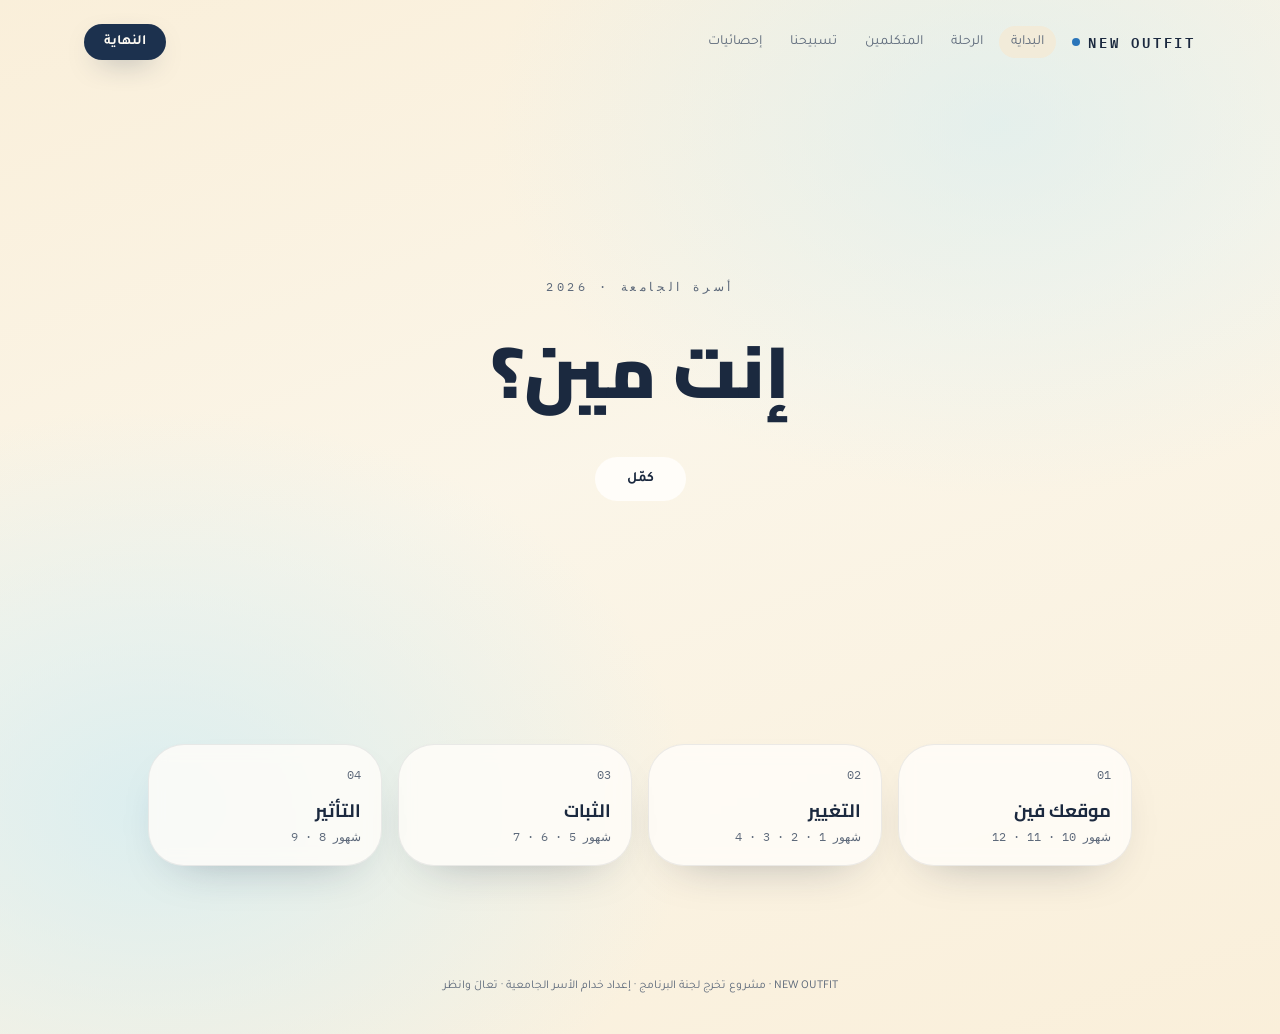
<file: index.html>
<!DOCTYPE html>
<html lang="ar" dir="rtl">

<head>
    <meta charSet="utf-8" />
    <meta name="viewport" content="width=device-width, initial-scale=1" />
    <meta property="og:type" content="website" />
    <meta name="twitter:card" content="summary_large_image" />
    <meta name="description"
        content="رحلة تفاعلية من أربع مراحل واثنا عشر شهرًا: من هوية ناقصة لهوية متجددة في المسيح." />
    <meta property="og:title" content="NEW OUTFIT · إنت مين؟" />
    <meta property="og:description" content="مشروع لجنة البرنامج — تعالَ وانظر. اكتشف هويتك الجديدة." />

    <title>NEW OUTFIT · إنت مين؟ — أسرة الجامعة 2026</title>
    <link rel="stylesheet" href="./assets/styles-w-T95Ss4.css" data-precedence="default" />
    <link rel="stylesheet"
        href="https://fonts.googleapis.com/css2?family=Cairo:wght@400;600;700;900&amp;family=Tajawal:wght@300;400;500;700;800&amp;family=IBM+Plex+Mono:wght@400;500&amp;display=swap"
        data-precedence="default" />
    <link rel="modulepreload" href="./assets/index.js" />
    <link rel="modulepreload" href="./assets/routes.js" />
    <link rel="modulepreload" href="./assets/id-card.js" />
    <link rel="icon" href="./favicon.ico" type="image/x-icon" />
    <link rel="preconnect" href="https://fonts.googleapis.com" />
    <link rel="preconnect" href="https://fonts.gstatic.com" crossorigin="anonymous" />



    <style>
        @font-face {
            font-family: 'CameraPlainVariable';
            src: url('https://cdn.gpteng.co/mcp-widgets/v1/fonts/CameraPlainVariable.woff2') format('woff2');
            font-weight: 100 900;
            font-style: normal;
            font-display: swap;
        }

        #lovable-badge {
            --badge-bg: #1b1b1b;
            --badge-text: #c5c1b9;
            --badge-text-hover: #dcdad5;
            --badge-radius: 6px;
            --badge-padding: 8px;
            --badge-gap: 6px;
            --badge-shadow:
                0 0 0 1px rgba(0, 0, 0, 0.88),
                0 1px 0 0 rgba(0, 0, 0, 0.04),
                0 2px 2px -1px rgba(0, 0, 0, 0.08),
                0 4px 4px -2px rgba(0, 0, 0, 0.08),
                0 8px 8px -4px rgba(0, 0, 0, 0.08),
                0 16px 16px -8px rgba(0, 0, 0, 0.08);
            --badge-transition-duration: 0.2s;
            --badge-transition-easing: cubic-bezier(0.16, 1, 0.32, 1);
            --focus-color: #575ECF;
            --focus-offset: 2px;
            --focus-width: 2px;

            position: fixed;
            bottom: 12px;
            right: 12px;
            height: 24px;
            display: flex;
            align-items: center;
            z-index: 1000000;
            background-color: var(--badge-bg) !important;
            color: var(--badge-text) !important;
            border-radius: var(--badge-radius);
            box-shadow: var(--badge-shadow) !important;
            font-size: 12px;
            font-family: CameraPlainVariable, "CameraPlainVariable Fallback", -apple-system, BlinkMacSystemFont, 'Segoe UI', Roboto, sans-serif;
            font-weight: 400 !important;
            text-transform: none !important;
            font-feature-settings: normal !important;
            transform: translateZ(0);
            will-change: transform, opacity;
        }

        #lovable-badge-cta {
            display: flex;
            align-items: center;
            gap: var(--badge-gap);
            padding: 0 var(--badge-padding);
            height: 100%;
            color: inherit;
            text-decoration: none;
            white-space: nowrap;
            border-radius: var(--badge-radius) 0 0 var(--badge-radius);
            transition:
                background-color var(--badge-transition-duration) ease,
                color var(--badge-transition-duration) ease,
                transform 0.1s ease;
        }

        #lovable-badge-cta:hover {
            background: rgba(255, 255, 255, 0.04);
            color: var(--badge-text-hover);
        }

        #lovable-badge-cta:active {
            transform: scale(0.98);
        }

        #lovable-badge-cta:focus {
            outline: none;
        }

        #lovable-badge-cta:focus-visible {
            outline: var(--focus-width) solid var(--focus-color);
            outline-offset: var(--focus-offset);
            z-index: 1;
        }

        #lovable-badge-text {
            line-height: 1;
        }

        #lovable-badge-divider {
            width: 1px;
            height: 24px;
            background-color: rgba(255, 255, 255, 0.04);
            flex-shrink: 0;
        }

        #lovable-badge-close {
            width: 24px;
            height: 24px;
            min-width: 24px;
            min-height: 24px;
            cursor: pointer;
            background: none;
            border: none;
            padding: 0;
            display: flex;
            align-items: center;
            justify-content: center;
            border-radius: 0 var(--badge-radius) var(--badge-radius) 0;
            flex-shrink: 0;
            transition:
                background-color var(--badge-transition-duration) ease,
                transform 0.1s ease;
        }

        #lovable-badge-close:hover {
            background: rgba(255, 255, 255, 0.04);
        }

        #lovable-badge-close:active {
            transform: scale(0.92);
        }

        #lovable-badge-close:focus {
            outline: none;
        }

        #lovable-badge-close:focus-visible {
            outline: var(--focus-width) solid var(--focus-color);
            outline-offset: calc(var(--focus-offset) * -1);
            z-index: 1;
        }

        #lovable-badge-close svg path {
            fill: var(--badge-text);
            transition: fill var(--badge-transition-duration) ease;
        }

        #lovable-badge-close:hover svg path {
            fill: var(--badge-text-hover);
        }

        @media (prefers-reduced-motion: reduce) {

            #lovable-badge-cta,
            #lovable-badge-close,
            #lovable-badge-close svg path {
                transition: none;
            }

            #lovable-badge-cta:active,
            #lovable-badge-close:active {
                transform: none;
            }
        }

        @media (prefers-contrast: high) {
            #lovable-badge {
                --badge-bg: #000;
                --badge-text: #fff;
                --badge-text-hover: #fff;
                border: 2px solid currentColor;
            }

            #lovable-badge-cta:focus-visible,
            #lovable-badge-close:focus-visible {
                outline-width: 3px;
            }
        }
    </style>
    <script defer src="./assets/flock.js" data-proxy-url="/~api/analytics"></script>
    <meta name="twitter:title" content="NEW OUTFIT · إنت مين؟">
    <meta name="twitter:description" content="مشروع لجنة البرنامج — تعالَ وانظر. اكتشف هويتك الجديدة.">
    <meta property="og:image"
        content="https://pub-bb2e103a32db4e198524a2e9ed8f35b4.r2.dev/4ad0e468d255405532f317f4bdde27c0/id-preview-2746832a--507cbc8b-d3be-495e-a3ea-c76c1bf7ec19.lovable.app-1789054392761.png">
    <meta name="twitter:image"
        content="https://pub-bb2e103a32db4e198524a2e9ed8f35b4.r2.dev/4ad0e468d255405532f317f4bdde27c0/id-preview-2746832a--507cbc8b-d3be-495e-a3ea-c76c1bf7ec19.lovable.app-1789054392761.png">
</head>

<body>
    <div class="page-canvas">
        <div class="relative z-10">
            <header class="mx-auto grid max-w-6xl grid-cols-[minmax(0,1fr)_auto] items-center gap-3 px-5 py-6">
                <div class="flex min-w-0 items-center gap-4"><a class="flex shrink-0 items-center gap-2 active"
                        href="index.html" data-status="active" aria-current="page"><span
                            class="font-mono text-sm font-semibold tracking-[0.2em] text-foreground">NEW
                            OUTFIT</span><span
                            class="h-2 w-2 shrink-0 rounded-full bg-[oklch(0.55_0.13_250)]"></span></a>
                    <nav class="hidden items-center gap-1 sm:flex"><a
                            class="rounded-full px-3 py-1.5 text-sm text-muted-foreground transition hover:bg-secondary hover:text-foreground bg-secondary text-foreground"
                            href="index.html" data-status="active" aria-current="page">البداية</a>
                        <a href="./journey.html"
                            class="rounded-full px-3 py-1.5 text-sm text-muted-foreground transition hover:bg-secondary hover:text-foreground">الرحلة</a>
                        <a href="./speakers.html"
                            class="rounded-full px-3 py-1.5 text-sm text-muted-foreground transition hover:bg-secondary hover:text-foreground">المتكلمين</a>
                        <a href="./hymns.html"
                            class="rounded-full px-3 py-1.5 text-sm text-muted-foreground transition hover:bg-secondary hover:text-foreground">تسبيحنا</a>
                        <a href="./stats.html"
                            class="rounded-full px-3 py-1.5 text-sm text-muted-foreground transition hover:bg-secondary hover:text-foreground">إحصائيات</a>
                    </nav>
                </div><a href="./new-identity.html"
                    class="shrink-0 rounded-full bg-primary px-5 py-2 text-sm font-semibold text-primary-foreground shadow-[0_10px_30px_-15px_oklch(0.31_0.06_258)] transition hover:opacity-90">النهاية</a>
            </header><!--$-->
            <main>
                <nav class="mx-auto flex max-w-6xl flex-wrap justify-center gap-2 px-5 pb-2 sm:hidden"><a
                        href="./journey.html"
                        class="rounded-full border border-border bg-card/70 px-4 py-1.5 text-xs font-medium">الرحلة</a><a
                        href="./speakers.html"
                        class="rounded-full border border-border bg-card/70 px-4 py-1.5 text-xs font-medium">المتكلمين</a><a
                        href="./hymns.html"
                        class="rounded-full border border-border bg-card/70 px-4 py-1.5 text-xs font-medium">تسبيحنا</a><a
                        href="./stats.html"
                        class="rounded-full border border-border bg-card/70 px-4 py-1.5 text-xs font-medium">إحصائيات</a>
                </nav>
                <section
                    class="mx-auto flex min-h-[68vh] max-w-4xl flex-col items-center justify-center px-5 py-16 text-center">
                    <p class="font-mono text-xs tracking-[0.3em] text-muted-foreground">أسرة الجامعة · 2026</p>
                    <h1
                        class="font-display mt-8 text-balance text-4xl font-black leading-[1.25] transition-all duration-500 sm:text-6xl md:text-7xl opacity-100 blur-0">
                        إنت مين؟</h1><button
                        class="mt-10 rounded-full bg-card px-8 py-3 text-sm font-semibold shadow-[0_18px_40px_-24px_oklch(0.31_0.06_258)] transition hover:-translate-y-0.5">كمّل</button>
                </section>
                <section class="mx-auto grid max-w-5xl gap-4 px-5 py-12 sm:grid-cols-2 lg:grid-cols-4"><a
                        href="./journey.html" class="surface rounded-3xl p-5 transition hover:-translate-y-1"><span
                            class="font-mono text-xs text-muted-foreground">01</span>
                        <h2 class="font-display mt-2 text-lg font-bold">موقعك فين</h2>
                        <p class="mt-1 font-mono text-xs text-muted-foreground">شهور <!-- -->10 · 11 · 12</p>
                    </a><a href="./journey.html" class="surface rounded-3xl p-5 transition hover:-translate-y-1"><span
                            class="font-mono text-xs text-muted-foreground">02</span>
                        <h2 class="font-display mt-2 text-lg font-bold">التغيير</h2>
                        <p class="mt-1 font-mono text-xs text-muted-foreground">شهور <!-- -->1 · 2 · 3 · 4</p>
                    </a><a href="./journey.html" class="surface rounded-3xl p-5 transition hover:-translate-y-1"><span
                            class="font-mono text-xs text-muted-foreground">03</span>
                        <h2 class="font-display mt-2 text-lg font-bold">الثبات</h2>
                        <p class="mt-1 font-mono text-xs text-muted-foreground">شهور <!-- -->5 · 6 · 7</p>
                    </a><a href="./journey.html" class="surface rounded-3xl p-5 transition hover:-translate-y-1"><span
                            class="font-mono text-xs text-muted-foreground">04</span>
                        <h2 class="font-display mt-2 text-lg font-bold">التأثير</h2>
                        <p class="mt-1 font-mono text-xs text-muted-foreground">شهور <!-- -->8 · 9</p>
                    </a></section>
            </main>
            <script>(function (a, f) { let l; try { l = JSON.parse(sessionStorage.getItem(a) || "{}") } catch { return } const n = l?.[f || history.state?.__TSR_key]; let c = !1; for (const t in n) { const e = n[t], o = e?.scrollX, s = e?.scrollY; if (Number.isFinite(o) && Number.isFinite(s)) { if (t === "window") scrollTo(o, s), c = !0; else if (t) try { const r = document.querySelector(t); r && (r.scrollLeft = o, r.scrollTop = s) } catch { } } } if (c) return; const i = location.hash.slice(1); if (i) { const t = history.state?.__hashScrollIntoViewOptions ?? !0; if (t) { const e = document.getElementById(i); e && e.scrollIntoView(t) } return } scrollTo(0, 0) })("tsr-scroll-restoration-v1_3"); document.currentScript.remove()</script>
            <!--/$-->
            <footer class="mx-auto max-w-6xl px-5 pb-10 pt-16 text-center text-xs text-muted-foreground">NEW OUTFIT ·
                مشروع تخرج لجنة البرنامج · إعداد خدام الأسر الجامعية · تعالَ وانظر</footer>
        </div>
    </div>
    <script class="$tsr"
        id="$tsr-stream-barrier">(self.$R = self.$R || {})["tsr"] = []; self.$_TSR = { h() { this.hydrated = !0, this.c() }, e() { this.streamEnded = !0, this.c() }, c() { this.hydrated && this.streamEnded && (delete self.$_TSR, delete self.$R.tsr) }, p(e) { this.initialized ? e() : this.buffer.push(e) }, buffer: [] }; $_TSR.router = ($R => $R[0] = { manifest: $R[1] = { routes: $R[2] = { __root__: $R[3] = { preloads: $R[4] = ["./assets/index.js"], scripts: $R[5] = [$R[6] = { attrs: $R[7] = { type: "module", async: !0, src: "./assets/index.js" } }] }, "/": $R[8] = { preloads: $R[9] = ["./assets/routes.js", "./assets/id-card.js"] } } }, matches: $R[10] = [$R[11] = { i: "__root__", u: 1789072843232, s: "success", ssr: !0 }, $R[12] = { i: "", u: 1789072843232, s: "success", ssr: !0 }], lastMatchId: "" })($R["tsr"]); $_TSR.e(); document.currentScript.remove()</script>
    <script src="./assets/fix-index.js"></script>
    <script>
        // Don't show the lovable-badge if the page is in an iframe or if it's being rendered by puppeteer (screenshot service)
        if (window.self !== window.top || navigator.userAgent.includes('puppeteer')) {
            var badge = document.getElementById('lovable-badge');
            if (badge) {
                badge.style.display = 'none';
            }
        }

        // Add click event listener to close button with animation
        var closeButton = document.getElementById('lovable-badge-close');
        if (closeButton) {
            closeButton.addEventListener('click', function (event) {
                event.preventDefault();
                event.stopPropagation();
                var badge = document.getElementById('lovable-badge');
                if (badge) {
                    badge.classList.add('closing');
                    setTimeout(function () {
                        if (badge) {
                            badge.style.display = 'none';
                        }
                    }, 240);
                }
            });
        }
    </script>
</body>

</html>
</file>
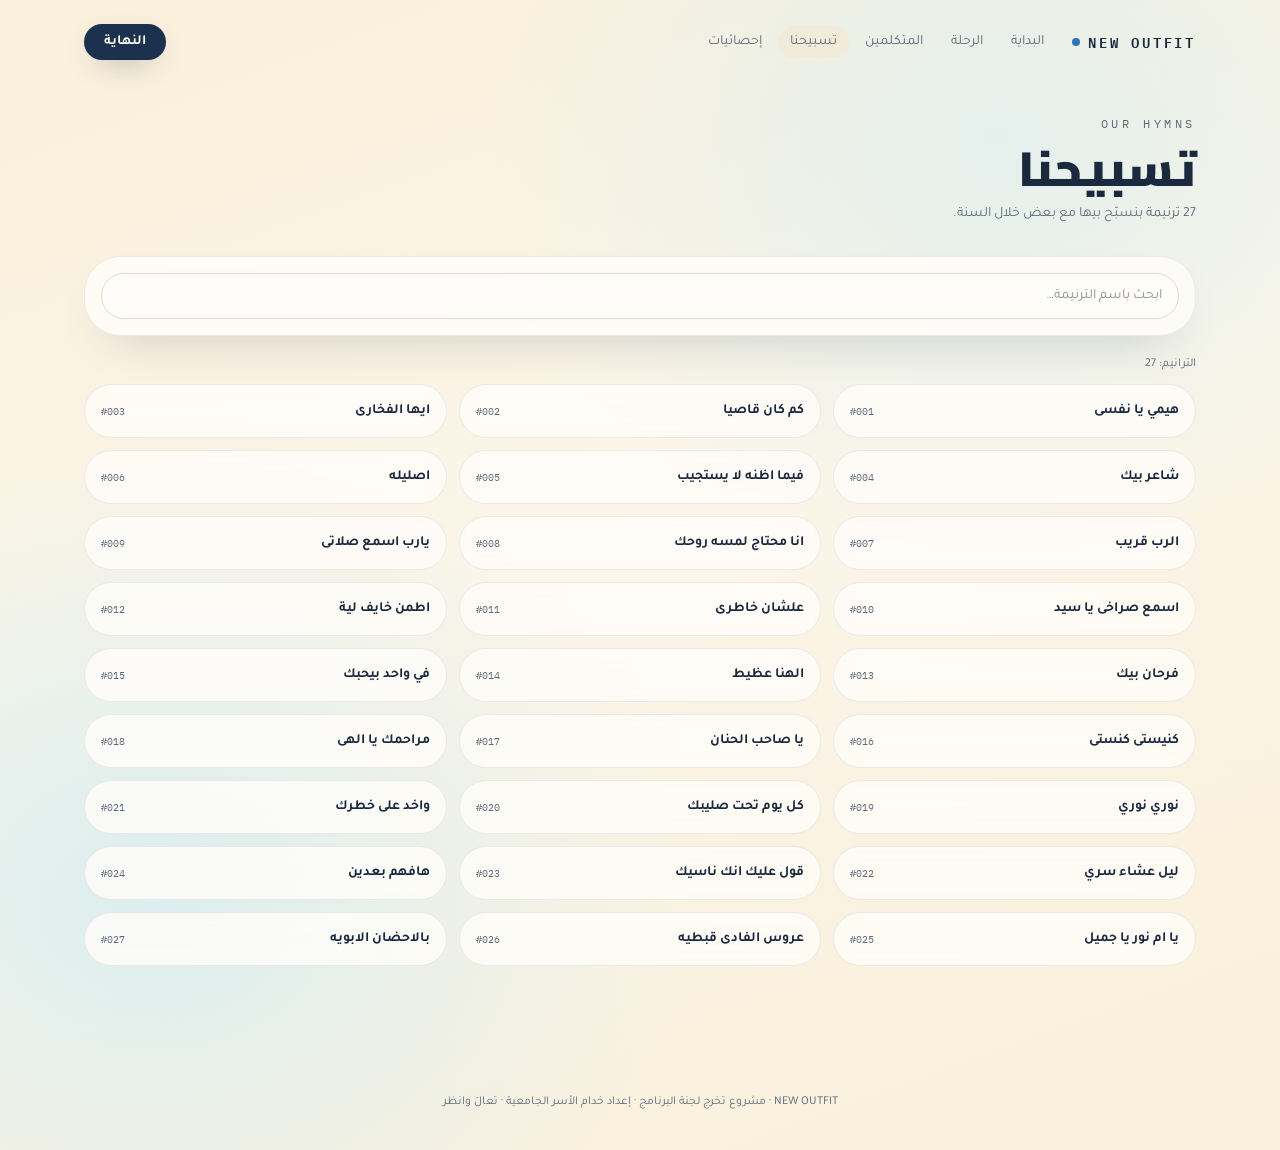
<file: hymns.html>
<!DOCTYPE html>
<html lang="ar" dir="rtl">

<head>
    <meta charset="utf-8" />
    <meta name="viewport" content="width=device-width, initial-scale=1" />
    <link rel="stylesheet" href="./assets/styles-w-T95Ss4.css" />
    <link rel="stylesheet"
        href="https://fonts.googleapis.com/css2?family=Cairo:wght@400;600;700;900&amp;family=Tajawal:wght@300;400;500;700;800&amp;family=IBM+Plex+Mono:wght@400;500&amp;display=swap" />
    <title>تسبيحنا — NEW OUTFIT</title>
    <meta property="og:type" content="website" />
    <meta name="twitter:card" content="summary_large_image" />
    <meta name="description" content="ترانيم السنة: ابحث في قائمة الترانيم التي نسبّح بها معًا." />
    <meta property="og:title" content="تسبيحنا" />
    <meta property="og:description" content="قائمة الترانيم التي نسبّح بها خلال 2026." />
    <link rel="icon" href="./favicon.ico" type="image/x-icon" />
    <link rel="preconnect" href="https://fonts.googleapis.com" />
    <link rel="preconnect" href="https://fonts.gstatic.com" crossorigin="anonymous" />
</head>

<body>
    <div class="page-canvas">
        <div class="relative z-10">
            <header class="mx-auto grid max-w-6xl grid-cols-[minmax(0,1fr)_auto] items-center gap-3 px-5 py-6">
                <div class="flex min-w-0 items-center gap-4"><a href="index.html"
                        class="flex shrink-0 items-center gap-2"><span
                            class="font-mono text-sm font-semibold tracking-[0.2em] text-foreground">NEW
                            OUTFIT</span><span
                            class="h-2 w-2 shrink-0 rounded-full bg-[oklch(0.55_0.13_250)]"></span></a>
                    <nav class="hidden items-center gap-1 sm:flex"><a href="index.html"
                            class="rounded-full px-3 py-1.5 text-sm text-muted-foreground transition hover:bg-secondary hover:text-foreground">البداية</a><a
                            href="./journey.html"
                            class="rounded-full px-3 py-1.5 text-sm text-muted-foreground transition hover:bg-secondary hover:text-foreground">الرحلة</a><a
                            href="./speakers.html"
                            class="rounded-full px-3 py-1.5 text-sm text-muted-foreground transition hover:bg-secondary hover:text-foreground">المتكلمين</a><a
                            class="rounded-full px-3 py-1.5 text-sm text-muted-foreground transition hover:bg-secondary hover:text-foreground bg-secondary text-foreground"
                            href="./hymns.html" data-status="active" aria-current="page">تسبيحنا</a><a
                            href="./stats.html"
                            class="rounded-full px-3 py-1.5 text-sm text-muted-foreground transition hover:bg-secondary hover:text-foreground">إحصائيات</a>
                    </nav>
                </div><a href="./new-identity.html"
                    class="shrink-0 rounded-full bg-primary px-5 py-2 text-sm font-semibold text-primary-foreground shadow-[0_10px_30px_-15px_oklch(0.31_0.06_258)] transition hover:opacity-90">النهاية</a>
            </header>
            <main class="mx-auto max-w-6xl px-5 pb-16">
                <nav class="mx-auto flex max-w-6xl flex-wrap justify-center gap-2 px-5 pb-2 sm:hidden"><a
                        href="./journey.html"
                        class="rounded-full border border-border bg-card/70 px-4 py-1.5 text-xs font-medium">الرحلة</a><a
                        href="./speakers.html"
                        class="rounded-full border border-border bg-card/70 px-4 py-1.5 text-xs font-medium">المتكلمين</a><a
                        class="rounded-full border border-border bg-card/70 px-4 py-1.5 text-xs font-medium bg-primary text-primary-foreground border-transparent"
                        href="./hymns.html" data-status="active" aria-current="page">تسبيحنا</a><a
                        href="./stats.html"
                        class="rounded-full border border-border bg-card/70 px-4 py-1.5 text-xs font-medium">إحصائيات</a>
                </nav>
                <header class="py-8">
                    <p class="font-mono text-xs tracking-[0.3em] text-muted-foreground">OUR HYMNS</p>
                    <h1 class="font-display mt-3 text-3xl font-black sm:text-5xl">تسبيحنا</h1>
                    <p class="mt-3 text-sm text-muted-foreground">27 ترنيمة بنسبّح بيها مع بعض خلال السنة.</p>
                </header>
                <div class="surface sticky top-2 z-20 rounded-3xl p-4"><input id="hymn-search"
                        placeholder="ابحث باسم الترنيمة…"
                        class="w-full rounded-2xl border border-border bg-card px-4 py-3 text-sm outline-none transition focus:border-ring"
                        value="" autocomplete="off" />
                </div>
                <p id="hymn-count" class="mt-5 text-xs text-muted-foreground">الترانيم: 27</p>
                <ul id="hymn-list" class="mt-3 grid gap-3 sm:grid-cols-2 lg:grid-cols-3">
                    <li><div class="surface rounded-3xl p-4 transition hover:-translate-y-0.5"><div class="grid grid-cols-[minmax(0,1fr)_auto] items-center gap-2"><h2 class="truncate text-sm font-bold">هيمي يا نفسى</h2><span class="font-mono shrink-0 text-[10px] text-muted-foreground">#001</span></div></div></li>
                    <li><div class="surface rounded-3xl p-4 transition hover:-translate-y-0.5"><div class="grid grid-cols-[minmax(0,1fr)_auto] items-center gap-2"><h2 class="truncate text-sm font-bold">كم كان قاصيا</h2><span class="font-mono shrink-0 text-[10px] text-muted-foreground">#002</span></div></div></li>
                    <li><div class="surface rounded-3xl p-4 transition hover:-translate-y-0.5"><div class="grid grid-cols-[minmax(0,1fr)_auto] items-center gap-2"><h2 class="truncate text-sm font-bold">ايها الفخارى</h2><span class="font-mono shrink-0 text-[10px] text-muted-foreground">#003</span></div></div></li>
                    <li><div class="surface rounded-3xl p-4 transition hover:-translate-y-0.5"><div class="grid grid-cols-[minmax(0,1fr)_auto] items-center gap-2"><h2 class="truncate text-sm font-bold">شاعر بيك</h2><span class="font-mono shrink-0 text-[10px] text-muted-foreground">#004</span></div></div></li>
                    <li><div class="surface rounded-3xl p-4 transition hover:-translate-y-0.5"><div class="grid grid-cols-[minmax(0,1fr)_auto] items-center gap-2"><h2 class="truncate text-sm font-bold">فيما اظنه لا يستجيب</h2><span class="font-mono shrink-0 text-[10px] text-muted-foreground">#005</span></div></div></li>
                    <li><div class="surface rounded-3xl p-4 transition hover:-translate-y-0.5"><div class="grid grid-cols-[minmax(0,1fr)_auto] items-center gap-2"><h2 class="truncate text-sm font-bold">اصليله</h2><span class="font-mono shrink-0 text-[10px] text-muted-foreground">#006</span></div></div></li>
                    <li><div class="surface rounded-3xl p-4 transition hover:-translate-y-0.5"><div class="grid grid-cols-[minmax(0,1fr)_auto] items-center gap-2"><h2 class="truncate text-sm font-bold">الرب قريب</h2><span class="font-mono shrink-0 text-[10px] text-muted-foreground">#007</span></div></div></li>
                    <li><div class="surface rounded-3xl p-4 transition hover:-translate-y-0.5"><div class="grid grid-cols-[minmax(0,1fr)_auto] items-center gap-2"><h2 class="truncate text-sm font-bold">انا محتاج لمسه روحك</h2><span class="font-mono shrink-0 text-[10px] text-muted-foreground">#008</span></div></div></li>
                    <li><div class="surface rounded-3xl p-4 transition hover:-translate-y-0.5"><div class="grid grid-cols-[minmax(0,1fr)_auto] items-center gap-2"><h2 class="truncate text-sm font-bold">يارب اسمع صلاتى</h2><span class="font-mono shrink-0 text-[10px] text-muted-foreground">#009</span></div></div></li>
                    <li><div class="surface rounded-3xl p-4 transition hover:-translate-y-0.5"><div class="grid grid-cols-[minmax(0,1fr)_auto] items-center gap-2"><h2 class="truncate text-sm font-bold">اسمع صراخى يا سيد</h2><span class="font-mono shrink-0 text-[10px] text-muted-foreground">#010</span></div></div></li>
                    <li><div class="surface rounded-3xl p-4 transition hover:-translate-y-0.5"><div class="grid grid-cols-[minmax(0,1fr)_auto] items-center gap-2"><h2 class="truncate text-sm font-bold">علشان خاطرى</h2><span class="font-mono shrink-0 text-[10px] text-muted-foreground">#011</span></div></div></li>
                    <li><div class="surface rounded-3xl p-4 transition hover:-translate-y-0.5"><div class="grid grid-cols-[minmax(0,1fr)_auto] items-center gap-2"><h2 class="truncate text-sm font-bold">اطمن خايف لية</h2><span class="font-mono shrink-0 text-[10px] text-muted-foreground">#012</span></div></div></li>
                    <li><div class="surface rounded-3xl p-4 transition hover:-translate-y-0.5"><div class="grid grid-cols-[minmax(0,1fr)_auto] items-center gap-2"><h2 class="truncate text-sm font-bold">فرحان بيك</h2><span class="font-mono shrink-0 text-[10px] text-muted-foreground">#013</span></div></div></li>
                    <li><div class="surface rounded-3xl p-4 transition hover:-translate-y-0.5"><div class="grid grid-cols-[minmax(0,1fr)_auto] items-center gap-2"><h2 class="truncate text-sm font-bold">الهنا عظيط</h2><span class="font-mono shrink-0 text-[10px] text-muted-foreground">#014</span></div></div></li>
                    <li><div class="surface rounded-3xl p-4 transition hover:-translate-y-0.5"><div class="grid grid-cols-[minmax(0,1fr)_auto] items-center gap-2"><h2 class="truncate text-sm font-bold">في واحد بيحبك</h2><span class="font-mono shrink-0 text-[10px] text-muted-foreground">#015</span></div></div></li>
                    <li><div class="surface rounded-3xl p-4 transition hover:-translate-y-0.5"><div class="grid grid-cols-[minmax(0,1fr)_auto] items-center gap-2"><h2 class="truncate text-sm font-bold">كنيستى كنستى</h2><span class="font-mono shrink-0 text-[10px] text-muted-foreground">#016</span></div></div></li>
                    <li><div class="surface rounded-3xl p-4 transition hover:-translate-y-0.5"><div class="grid grid-cols-[minmax(0,1fr)_auto] items-center gap-2"><h2 class="truncate text-sm font-bold">يا صاحب الحنان</h2><span class="font-mono shrink-0 text-[10px] text-muted-foreground">#017</span></div></div></li>
                    <li><div class="surface rounded-3xl p-4 transition hover:-translate-y-0.5"><div class="grid grid-cols-[minmax(0,1fr)_auto] items-center gap-2"><h2 class="truncate text-sm font-bold">مراحمك يا الهى</h2><span class="font-mono shrink-0 text-[10px] text-muted-foreground">#018</span></div></div></li>
                    <li><div class="surface rounded-3xl p-4 transition hover:-translate-y-0.5"><div class="grid grid-cols-[minmax(0,1fr)_auto] items-center gap-2"><h2 class="truncate text-sm font-bold">نوري نوري</h2><span class="font-mono shrink-0 text-[10px] text-muted-foreground">#019</span></div></div></li>
                    <li><div class="surface rounded-3xl p-4 transition hover:-translate-y-0.5"><div class="grid grid-cols-[minmax(0,1fr)_auto] items-center gap-2"><h2 class="truncate text-sm font-bold">كل يوم تحت صليبك</h2><span class="font-mono shrink-0 text-[10px] text-muted-foreground">#020</span></div></div></li>
                    <li><div class="surface rounded-3xl p-4 transition hover:-translate-y-0.5"><div class="grid grid-cols-[minmax(0,1fr)_auto] items-center gap-2"><h2 class="truncate text-sm font-bold">واخد على خطرك</h2><span class="font-mono shrink-0 text-[10px] text-muted-foreground">#021</span></div></div></li>
                    <li><div class="surface rounded-3xl p-4 transition hover:-translate-y-0.5"><div class="grid grid-cols-[minmax(0,1fr)_auto] items-center gap-2"><h2 class="truncate text-sm font-bold">ليل عشاء سري</h2><span class="font-mono shrink-0 text-[10px] text-muted-foreground">#022</span></div></div></li>
                    <li><div class="surface rounded-3xl p-4 transition hover:-translate-y-0.5"><div class="grid grid-cols-[minmax(0,1fr)_auto] items-center gap-2"><h2 class="truncate text-sm font-bold">قول عليك انك ناسيك</h2><span class="font-mono shrink-0 text-[10px] text-muted-foreground">#023</span></div></div></li>
                    <li><div class="surface rounded-3xl p-4 transition hover:-translate-y-0.5"><div class="grid grid-cols-[minmax(0,1fr)_auto] items-center gap-2"><h2 class="truncate text-sm font-bold">هافهم بعدين</h2><span class="font-mono shrink-0 text-[10px] text-muted-foreground">#024</span></div></div></li>
                    <li><div class="surface rounded-3xl p-4 transition hover:-translate-y-0.5"><div class="grid grid-cols-[minmax(0,1fr)_auto] items-center gap-2"><h2 class="truncate text-sm font-bold">يا ام نور يا جميل</h2><span class="font-mono shrink-0 text-[10px] text-muted-foreground">#025</span></div></div></li>
                    <li><div class="surface rounded-3xl p-4 transition hover:-translate-y-0.5"><div class="grid grid-cols-[minmax(0,1fr)_auto] items-center gap-2"><h2 class="truncate text-sm font-bold">عروس الفادى قبطيه</h2><span class="font-mono shrink-0 text-[10px] text-muted-foreground">#026</span></div></div></li>
                    <li><div class="surface rounded-3xl p-4 transition hover:-translate-y-0.5"><div class="grid grid-cols-[minmax(0,1fr)_auto] items-center gap-2"><h2 class="truncate text-sm font-bold">بالاحضان الابويه</h2><span class="font-mono shrink-0 text-[10px] text-muted-foreground">#027</span></div></div></li>
                </ul>
                <p id="hymn-empty" style="display:none" class="mt-10 text-center text-sm text-muted-foreground">مافيش ترنيمة بالاسم ده.</p>
            </main>
            <footer class="mx-auto max-w-6xl px-5 pb-10 pt-16 text-center text-xs text-muted-foreground">NEW OUTFIT ·
                مشروع تخرج لجنة البرنامج · إعداد خدام الأسر الجامعية · تعالَ وانظر</footer>
        </div>
    </div>
    <script>
        (function () {
            var input = document.getElementById('hymn-search');
            var items = Array.prototype.slice.call(document.querySelectorAll('#hymn-list > li'));
            var count = document.getElementById('hymn-count');
            var empty = document.getElementById('hymn-empty');
            function render() {
                var q = input.value.trim();
                var n = 0;
                items.forEach(function (li) {
                    var hit = !q || li.textContent.indexOf(q) !== -1;
                    li.style.display = hit ? '' : 'none';
                    if (hit) n++;
                });
                count.textContent = 'الترانيم: ' + n;
                empty.style.display = n === 0 ? '' : 'none';
            }
            input.addEventListener('input', render);
            render();
        })();
    </script>
</body>

</html>
</file>
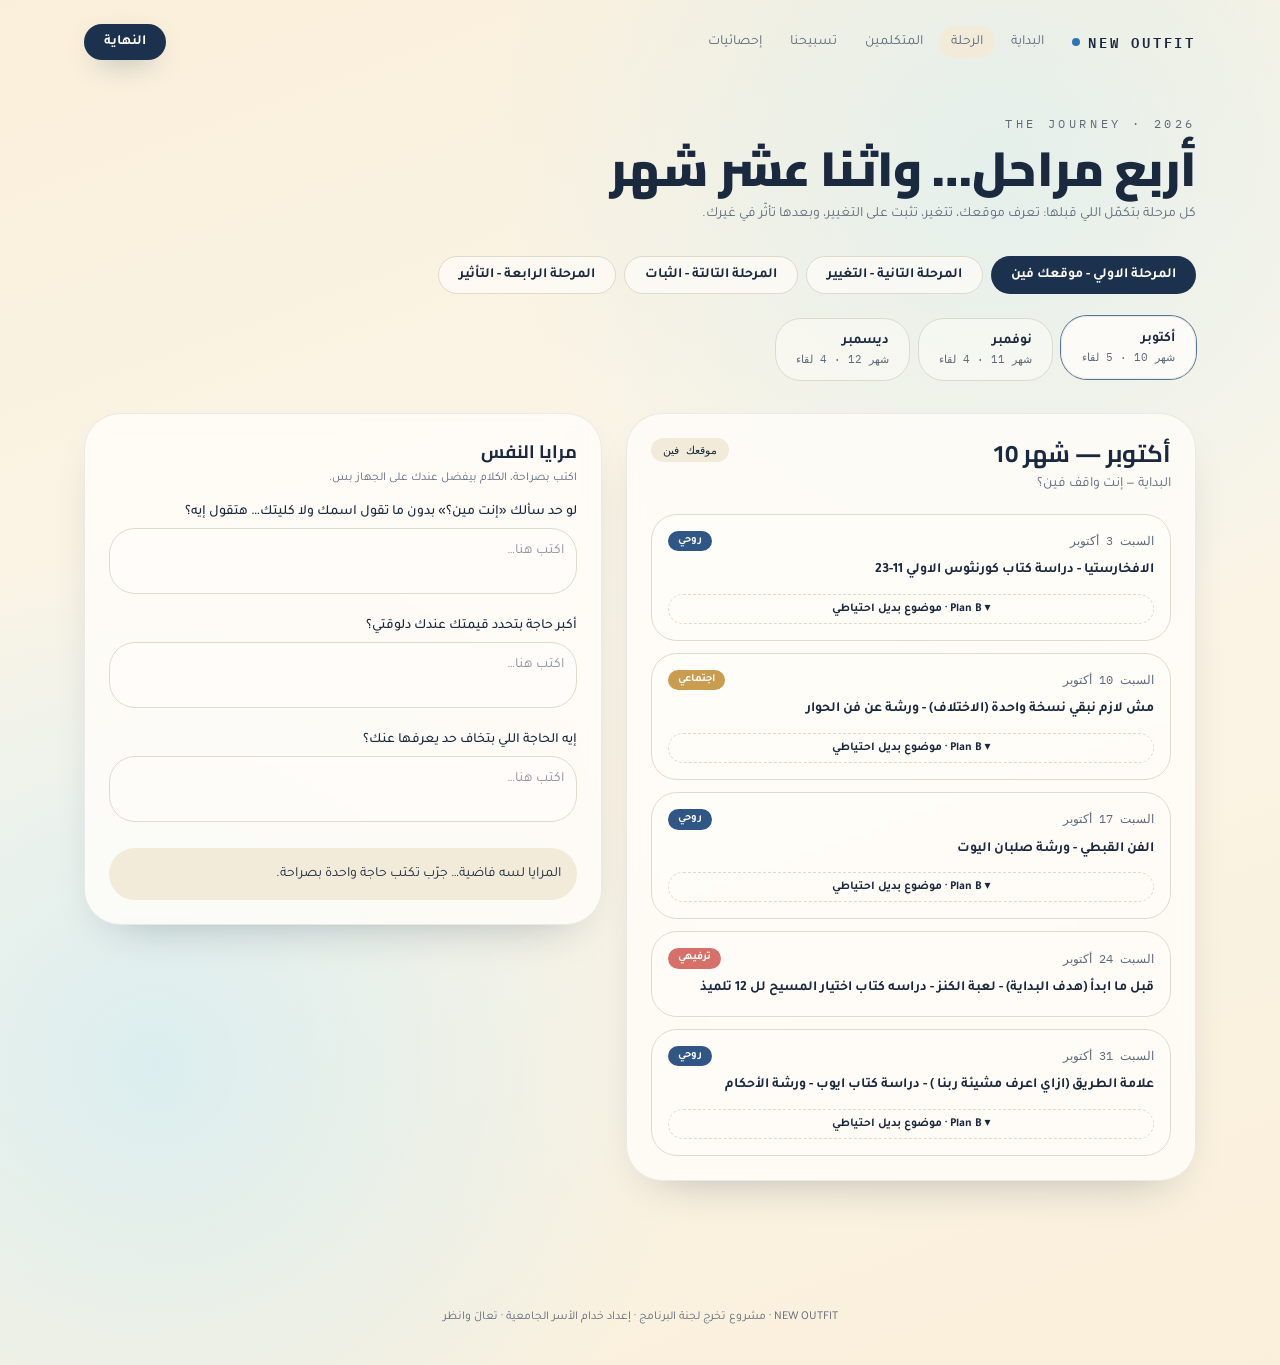
<file: journey.html>
<!DOCTYPE html>
<html lang="ar" dir="rtl">

<head>
    <meta charSet="utf-8" />
    <meta name="viewport" content="width=device-width, initial-scale=1" />
    <link rel="stylesheet" href="./assets/styles-w-T95Ss4.css" data-precedence="default" />
    <link rel="stylesheet"
        href="https://fonts.googleapis.com/css2?family=Cairo:wght@400;600;700;900&amp;family=Tajawal:wght@300;400;500;700;800&amp;family=IBM+Plex+Mono:wght@400;500&amp;display=swap"
        data-precedence="default" />
    <title>الرحلة · 4 مراحل و12 شهر — NEW OUTFIT</title>
    <meta property="og:type" content="website" />
    <meta name="twitter:card" content="summary_large_image" />
    <meta name="description"
        content="المراحل الأربع: موقعك فين، التغيير، الثبات، التأثير — بمواضيع كل أسبوع وتجربة تفاعلية لكل شهر." />
    <meta property="og:title" content="الرحلة · 4 مراحل و12 شهر" />
    <meta property="og:description" content="مواضيع كل أسبوع خلال 2026 مع تجربة تفاعلية مرتبطة بكل شهر." />
    <link rel="modulepreload" href="./assets/index.js" />
    <link rel="modulepreload" href="./assets/journey.js" />
    <link rel="modulepreload" href="./assets/categorize.js" />
    <link rel="icon" href="./favicon.ico" type="image/x-icon" />
    <link rel="preconnect" href="https://fonts.googleapis.com" />
    <link rel="preconnect" href="https://fonts.gstatic.com" crossorigin="anonymous" />
    <style>
        @font-face {
            font-family: 'CameraPlainVariable';
            src: url('https://cdn.gpteng.co/mcp-widgets/v1/fonts/CameraPlainVariable.woff2') format('woff2');
            font-weight: 100 900;
            font-style: normal;
            font-display: swap;
        }

        #lovable-badge {
            --badge-bg: #1b1b1b;
            --badge-text: #c5c1b9;
            --badge-text-hover: #dcdad5;
            --badge-radius: 6px;
            --badge-padding: 8px;
            --badge-gap: 6px;
            --badge-shadow:
                0 0 0 1px rgba(0, 0, 0, 0.88),
                0 1px 0 0 rgba(0, 0, 0, 0.04),
                0 2px 2px -1px rgba(0, 0, 0, 0.08),
                0 4px 4px -2px rgba(0, 0, 0, 0.08),
                0 8px 8px -4px rgba(0, 0, 0, 0.08),
                0 16px 16px -8px rgba(0, 0, 0, 0.08);
            --badge-transition-duration: 0.2s;
            --badge-transition-easing: cubic-bezier(0.16, 1, 0.32, 1);
            --focus-color: #575ECF;
            --focus-offset: 2px;
            --focus-width: 2px;

            position: fixed;
            bottom: 12px;
            right: 12px;
            height: 24px;
            display: flex;
            align-items: center;
            z-index: 1000000;
            background-color: var(--badge-bg) !important;
            color: var(--badge-text) !important;
            border-radius: var(--badge-radius);
            box-shadow: var(--badge-shadow) !important;
            font-size: 12px;
            font-family: CameraPlainVariable, "CameraPlainVariable Fallback", -apple-system, BlinkMacSystemFont, 'Segoe UI', Roboto, sans-serif;
            font-weight: 400 !important;
            text-transform: none !important;
            font-feature-settings: normal !important;
            transform: translateZ(0);
            will-change: transform, opacity;
        }

        #lovable-badge-cta {
            display: flex;
            align-items: center;
            gap: var(--badge-gap);
            padding: 0 var(--badge-padding);
            height: 100%;
            color: inherit;
            text-decoration: none;
            white-space: nowrap;
            border-radius: var(--badge-radius) 0 0 var(--badge-radius);
            transition:
                background-color var(--badge-transition-duration) ease,
                color var(--badge-transition-duration) ease,
                transform 0.1s ease;
        }

        #lovable-badge-cta:hover {
            background: rgba(255, 255, 255, 0.04);
            color: var(--badge-text-hover);
        }

        #lovable-badge-cta:active {
            transform: scale(0.98);
        }

        #lovable-badge-cta:focus {
            outline: none;
        }

        #lovable-badge-cta:focus-visible {
            outline: var(--focus-width) solid var(--focus-color);
            outline-offset: var(--focus-offset);
            z-index: 1;
        }

        #lovable-badge-text {
            line-height: 1;
        }

        #lovable-badge-divider {
            width: 1px;
            height: 24px;
            background-color: rgba(255, 255, 255, 0.04);
            flex-shrink: 0;
        }

        #lovable-badge-close {
            width: 24px;
            height: 24px;
            min-width: 24px;
            min-height: 24px;
            cursor: pointer;
            background: none;
            border: none;
            padding: 0;
            display: flex;
            align-items: center;
            justify-content: center;
            border-radius: 0 var(--badge-radius) var(--badge-radius) 0;
            flex-shrink: 0;
            transition:
                background-color var(--badge-transition-duration) ease,
                transform 0.1s ease;
        }

        #lovable-badge-close:hover {
            background: rgba(255, 255, 255, 0.04);
        }

        #lovable-badge-close:active {
            transform: scale(0.92);
        }

        #lovable-badge-close:focus {
            outline: none;
        }

        #lovable-badge-close:focus-visible {
            outline: var(--focus-width) solid var(--focus-color);
            outline-offset: calc(var(--focus-offset) * -1);
            z-index: 1;
        }

        #lovable-badge-close svg path {
            fill: var(--badge-text);
            transition: fill var(--badge-transition-duration) ease;
        }

        #lovable-badge-close:hover svg path {
            fill: var(--badge-text-hover);
        }

        @media (prefers-reduced-motion: reduce) {

            #lovable-badge-cta,
            #lovable-badge-close,
            #lovable-badge-close svg path {
                transition: none;
            }

            #lovable-badge-cta:active,
            #lovable-badge-close:active {
                transform: none;
            }
        }

        @media (prefers-contrast: high) {
            #lovable-badge {
                --badge-bg: #000;
                --badge-text: #fff;
                --badge-text-hover: #fff;
                border: 2px solid currentColor;
            }

            #lovable-badge-cta:focus-visible,
            #lovable-badge-close:focus-visible {
                outline-width: 3px;
            }
        }
    </style>
    <script defer src="./assets/flock.js" data-proxy-url="/~api/analytics"></script>
    <meta name="twitter:title" content="الرحلة · 4 مراحل و12 شهر">
    <meta name="twitter:description" content="مواضيع كل أسبوع خلال 2026 مع تجربة تفاعلية مرتبطة بكل شهر.">
    <meta property="og:image"
        content="https://pub-bb2e103a32db4e198524a2e9ed8f35b4.r2.dev/4ad0e468d255405532f317f4bdde27c0/id-preview-2746832a--507cbc8b-d3be-495e-a3ea-c76c1bf7ec19.lovable.app-1789054392761.png">
    <meta name="twitter:image"
        content="https://pub-bb2e103a32db4e198524a2e9ed8f35b4.r2.dev/4ad0e468d255405532f317f4bdde27c0/id-preview-2746832a--507cbc8b-d3be-495e-a3ea-c76c1bf7ec19.lovable.app-1789054392761.png">
</head>

<body>
    <div class="page-canvas">
        <div class="relative z-10">
            <header class="mx-auto grid max-w-6xl grid-cols-[minmax(0,1fr)_auto] items-center gap-3 px-5 py-6">
                <div class="flex min-w-0 items-center gap-4"><a href="index.html"
                        class="flex shrink-0 items-center gap-2"><span
                            class="font-mono text-sm font-semibold tracking-[0.2em] text-foreground">NEW
                            OUTFIT</span><span
                            class="h-2 w-2 shrink-0 rounded-full bg-[oklch(0.55_0.13_250)]"></span></a>
                    <nav class="hidden items-center gap-1 sm:flex">
                        <a href="index.html"
                            class="rounded-full px-3 py-1.5 text-sm text-muted-foreground transition hover:bg-secondary hover:text-foreground">البداية</a>
                        <a class="rounded-full px-3 py-1.5 text-sm text-muted-foreground transition hover:bg-secondary hover:text-foreground bg-secondary text-foreground"
                            href="./journey.html" data-status="active" aria-current="page">الرحلة</a>
                        <a href="./speakers.html"
                            class="rounded-full px-3 py-1.5 text-sm text-muted-foreground transition hover:bg-secondary hover:text-foreground">المتكلمين</a>
                        <a href="./hymns.html"
                            class="rounded-full px-3 py-1.5 text-sm text-muted-foreground transition hover:bg-secondary hover:text-foreground">تسبيحنا</a>
                        <a href="./stats.html"
                            class="rounded-full px-3 py-1.5 text-sm text-muted-foreground transition hover:bg-secondary hover:text-foreground">إحصائيات</a>
                    </nav>
                </div><a href="./new-identity.html"
                    class="shrink-0 rounded-full bg-primary px-5 py-2 text-sm font-semibold text-primary-foreground shadow-[0_10px_30px_-15px_oklch(0.31_0.06_258)] transition hover:opacity-90">النهاية</a>
            </header><!--$-->
            <main class="mx-auto max-w-6xl px-5 pb-16">
                <nav class="mx-auto flex max-w-6xl flex-wrap justify-center gap-2 px-5 pb-2 sm:hidden"><a
                        class="rounded-full border border-border bg-card/70 px-4 py-1.5 text-xs font-medium bg-primary text-primary-foreground border-transparent"
                        href="./journey.html" data-status="active" aria-current="page">الرحلة</a><a
                        href="./speakers.html"
                        class="rounded-full border border-border bg-card/70 px-4 py-1.5 text-xs font-medium">المتكلمين</a><a
                        href="./hymns.html"
                        class="rounded-full border border-border bg-card/70 px-4 py-1.5 text-xs font-medium">تسبيحنا</a><a
                        href="./stats.html"
                        class="rounded-full border border-border bg-card/70 px-4 py-1.5 text-xs font-medium">إحصائيات</a>
                </nav>
                <header class="py-8">
                    <p class="font-mono text-xs tracking-[0.3em] text-muted-foreground">THE JOURNEY · 2026</p>
                    <h1 class="font-display mt-3 text-3xl font-black sm:text-5xl">أربع مراحل… واثنا عشر شهر</h1>
                    <p class="mt-3 max-w-2xl text-sm text-muted-foreground">كل مرحلة بتكمّل اللي قبلها: تعرف موقعك،
                        تتغير، تثبت على التغيير، وبعدها تأثّر في غيرك.</p>
                </header>
                <div class="flex flex-wrap gap-2"><button
                        class="rounded-full px-5 py-2 text-sm font-semibold transition bg-primary text-primary-foreground">المرحلة
                        الاولي - موقعك فين</button><button
                        class="rounded-full px-5 py-2 text-sm font-semibold transition border border-border bg-card/70 hover:-translate-y-0.5">المرحلة
                        التانية - التغيير</button><button
                        class="rounded-full px-5 py-2 text-sm font-semibold transition border border-border bg-card/70 hover:-translate-y-0.5">المرحلة
                        التالتة - الثبات</button><button
                        class="rounded-full px-5 py-2 text-sm font-semibold transition border border-border bg-card/70 hover:-translate-y-0.5">المرحلة
                        الرابعة - التأثير</button></div>
                <div class="mt-6 flex flex-wrap gap-2"><button
                        class="rounded-2xl px-5 py-3 text-start transition surface -translate-y-0.5 ring-1 ring-ring"><span
                            class="block text-sm font-bold">أكتوبر</span><span
                            class="font-mono block text-[11px] text-muted-foreground">شهر 10<!-- --> · <!-- -->5<!-- -->
                            لقاء</span></button><button
                        class="rounded-2xl px-5 py-3 text-start transition border border-border bg-card/50 hover:bg-card"><span
                            class="block text-sm font-bold">نوفمبر</span><span
                            class="font-mono block text-[11px] text-muted-foreground">شهر 11<!-- --> · <!-- -->4<!-- -->
                            لقاء</span></button><button
                        class="rounded-2xl px-5 py-3 text-start transition border border-border bg-card/50 hover:bg-card"><span
                            class="block text-sm font-bold">ديسمبر</span><span
                            class="font-mono block text-[11px] text-muted-foreground">شهر 12<!-- --> · <!-- -->4<!-- -->
                            لقاء</span></button></div>
                <div class="mt-8 grid gap-6 lg:grid-cols-[minmax(0,1.1fr)_minmax(0,1fr)]">
                    <section class="surface rounded-3xl p-5 sm:p-6">
                        <div class="grid grid-cols-[minmax(0,1fr)_auto] items-start gap-3">
                            <div class="min-w-0">
                                <h2 class="font-display text-xl font-bold sm:text-2xl">أكتوبر<!-- --> — <!-- -->شهر 10
                                </h2>
                                <p class="mt-1 text-sm text-muted-foreground">البداية — إنت واقف فين؟</p>
                            </div><span class="font-mono shrink-0 rounded-full bg-secondary px-3 py-1 text-[11px]">موقعك
                                فين</span>
                        </div>
                        <ul class="mt-5 space-y-3">
                            <li
                                class="rounded-2xl border border-border bg-card/60 p-4 transition hover:-translate-y-0.5">
                                <div class="flex flex-wrap items-center justify-between gap-2"><span
                                        class="font-mono text-xs text-muted-foreground">السبت 3 أكتوبر</span><span
                                        class="rounded-full px-2.5 py-0.5 text-[11px] font-semibold text-white"
                                        style="background-color:oklch(0.45 0.09 255)">روحي</span></div>
                                <p class="mt-2 text-sm font-semibold leading-relaxed">الافخارستيا - دراسة كتاب كورنثوس
                                    الاولي 11-23</p>
                            </li>
                            <li
                                class="rounded-2xl border border-border bg-card/60 p-4 transition hover:-translate-y-0.5">
                                <div class="flex flex-wrap items-center justify-between gap-2"><span
                                        class="font-mono text-xs text-muted-foreground">السبت 10 أكتوبر</span><span
                                        class="rounded-full px-2.5 py-0.5 text-[11px] font-semibold text-white"
                                        style="background-color:oklch(0.62 0.11 200)">نفسي</span></div>
                                <p class="mt-2 text-sm font-semibold leading-relaxed">التغير من المدرسة للجامعة - ورشة
                                    (قبل ما تتحكم)</p>
                            </li>
                            <li
                                class="rounded-2xl border border-border bg-card/60 p-4 transition hover:-translate-y-0.5">
                                <div class="flex flex-wrap items-center justify-between gap-2"><span
                                        class="font-mono text-xs text-muted-foreground">السبت 17 أكتوبر</span><span
                                        class="rounded-full px-2.5 py-0.5 text-[11px] font-semibold text-white"
                                        style="background-color:oklch(0.45 0.09 255)">روحي</span></div>
                                <p class="mt-2 text-sm font-semibold leading-relaxed">الفن القبطي - ورشة صلبان اليوت</p>
                            </li>
                            <li
                                class="rounded-2xl border border-border bg-card/60 p-4 transition hover:-translate-y-0.5">
                                <div class="flex flex-wrap items-center justify-between gap-2"><span
                                        class="font-mono text-xs text-muted-foreground">السبت 24 أكتوبر</span><span
                                        class="rounded-full px-2.5 py-0.5 text-[11px] font-semibold text-white"
                                        style="background-color:oklch(0.72 0.11 78)">اجتماعي</span></div>
                                <p class="mt-2 text-sm font-semibold leading-relaxed">انا وسط ناس جديدة - ورشة خارج
                                    النطاق</p>
                            </li>
                            <li
                                class="rounded-2xl border border-border bg-card/60 p-4 transition hover:-translate-y-0.5">
                                <div class="flex flex-wrap items-center justify-between gap-2"><span
                                        class="font-mono text-xs text-muted-foreground">السبت 31 أكتوبر</span><span
                                        class="rounded-full px-2.5 py-0.5 text-[11px] font-semibold text-white"
                                        style="background-color:oklch(0.62 0.11 200)">نفسي</span></div>
                                <p class="mt-2 text-sm font-semibold leading-relaxed">ازاي اعرف اقول لا - ورشة (بدون
                                    خسارة)</p>
                            </li>
                        </ul>
                    </section>
                    <aside>
                        <div class="surface rounded-3xl p-5 sm:p-6">
                            <h4 class="font-display text-base font-bold sm:text-lg">مرايا النفس</h4>
                            <p class="mt-1 text-xs text-muted-foreground">اكتب بصراحة، الكلام بيفضل عندك على الجهاز بس.
                            </p>
                            <div class="mt-4">
                                <div class="space-y-3">
                                    <div><label class="block text-sm font-medium">لو حد سألك «إنت مين؟» بدون ما تقول
                                            اسمك ولا كليتك… هتقول إيه؟</label><textarea rows="2"
                                            class="mt-1.5 w-full resize-none rounded-2xl border border-border bg-card/70 p-3 text-sm outline-none transition focus:border-ring"
                                            placeholder="اكتب هنا…"></textarea></div>
                                    <div><label class="block text-sm font-medium">أكبر حاجة بتحدد قيمتك عندك
                                            دلوقتي؟</label><textarea rows="2"
                                            class="mt-1.5 w-full resize-none rounded-2xl border border-border bg-card/70 p-3 text-sm outline-none transition focus:border-ring"
                                            placeholder="اكتب هنا…"></textarea></div>
                                    <div><label class="block text-sm font-medium">إيه الحاجة اللي بتخاف حد يعرفها
                                            عنك؟</label><textarea rows="2"
                                            class="mt-1.5 w-full resize-none rounded-2xl border border-border bg-card/70 p-3 text-sm outline-none transition focus:border-ring"
                                            placeholder="اكتب هنا…"></textarea></div>
                                </div>
                                <div class="mt-4 rounded-2xl bg-secondary p-4 text-sm">المرايا لسه فاضية… جرّب تكتب حاجة
                                    واحدة بصراحة.</div>
                            </div>
                        </div>
                    </aside>
                </div>
            </main>
            <script>(function (a, f) { let l; try { l = JSON.parse(sessionStorage.getItem(a) || "{}") } catch { return } const n = l?.[f || history.state?.__TSR_key]; let c = !1; for (const t in n) { const e = n[t], o = e?.scrollX, s = e?.scrollY; if (Number.isFinite(o) && Number.isFinite(s)) { if (t === "window") scrollTo(o, s), c = !0; else if (t) try { const r = document.querySelector(t); r && (r.scrollLeft = o, r.scrollTop = s) } catch { } } } if (c) return; const i = location.hash.slice(1); if (i) { const t = history.state?.__hashScrollIntoViewOptions ?? !0; if (t) { const e = document.getElementById(i); e && e.scrollIntoView(t) } return } scrollTo(0, 0) })("tsr-scroll-restoration-v1_3"); document.currentScript.remove()</script>
            <!--/$-->
            <footer class="mx-auto max-w-6xl px-5 pb-10 pt-16 text-center text-xs text-muted-foreground">NEW OUTFIT ·
                مشروع تخرج لجنة البرنامج · إعداد خدام الأسر الجامعية · تعالَ وانظر</footer>
        </div>
    </div>
    <script class="$tsr"
        id="$tsr-stream-barrier">(self.$R = self.$R || {})["tsr"] = []; self.$_TSR = { h() { this.hydrated = !0, this.c() }, e() { this.streamEnded = !0, this.c() }, c() { this.hydrated && this.streamEnded && (delete self.$_TSR, delete self.$R.tsr) }, p(e) { this.initialized ? e() : this.buffer.push(e) }, buffer: [] }; $_TSR.router = ($R => $R[0] = { manifest: $R[1] = { routes: $R[2] = { __root__: $R[3] = { preloads: $R[4] = ["./assets/index.js"], scripts: $R[5] = [$R[6] = { attrs: $R[7] = { type: "module", async: !0, src: "./assets/index.js" } }] }, "/journey": $R[8] = { preloads: $R[9] = ["./assets/journey.js", "./assets/categorize-Cvy3lGCl.js"] } } }, matches: $R[10] = [$R[11] = { i: "__root__", u: 1789073626705, s: "success", ssr: !0 }, $R[12] = { i: "journeyjourney", u: 1789073626705, s: "success", ssr: !0 }], lastMatchId: "journeyjourney" })($R["tsr"]); $_TSR.e(); document.currentScript.remove()</script>
    <script src="./assets/app-data.js"></script>
    <script src="./assets/planb-data.js"></script>
    <script src="./assets/fix-journey.js"></script>
    <script>
        // Don't show the lovable-badge if the page is in an iframe or if it's being rendered by puppeteer (screenshot service)
        if (window.self !== window.top || navigator.userAgent.includes('puppeteer')) {
            var badge = document.getElementById('lovable-badge');
            if (badge) {
                badge.style.display = 'none';
            }
        }

        // Add click event listener to close button with animation
        var closeButton = document.getElementById('lovable-badge-close');
        if (closeButton) {
            closeButton.addEventListener('click', function (event) {
                event.preventDefault();
                event.stopPropagation();
                var badge = document.getElementById('lovable-badge');
                if (badge) {
                    badge.classList.add('closing');
                    setTimeout(function () {
                        if (badge) {
                            badge.style.display = 'none';
                        }
                    }, 240);
                }
            });
        }
    </script>
</body>

</html>
</file>
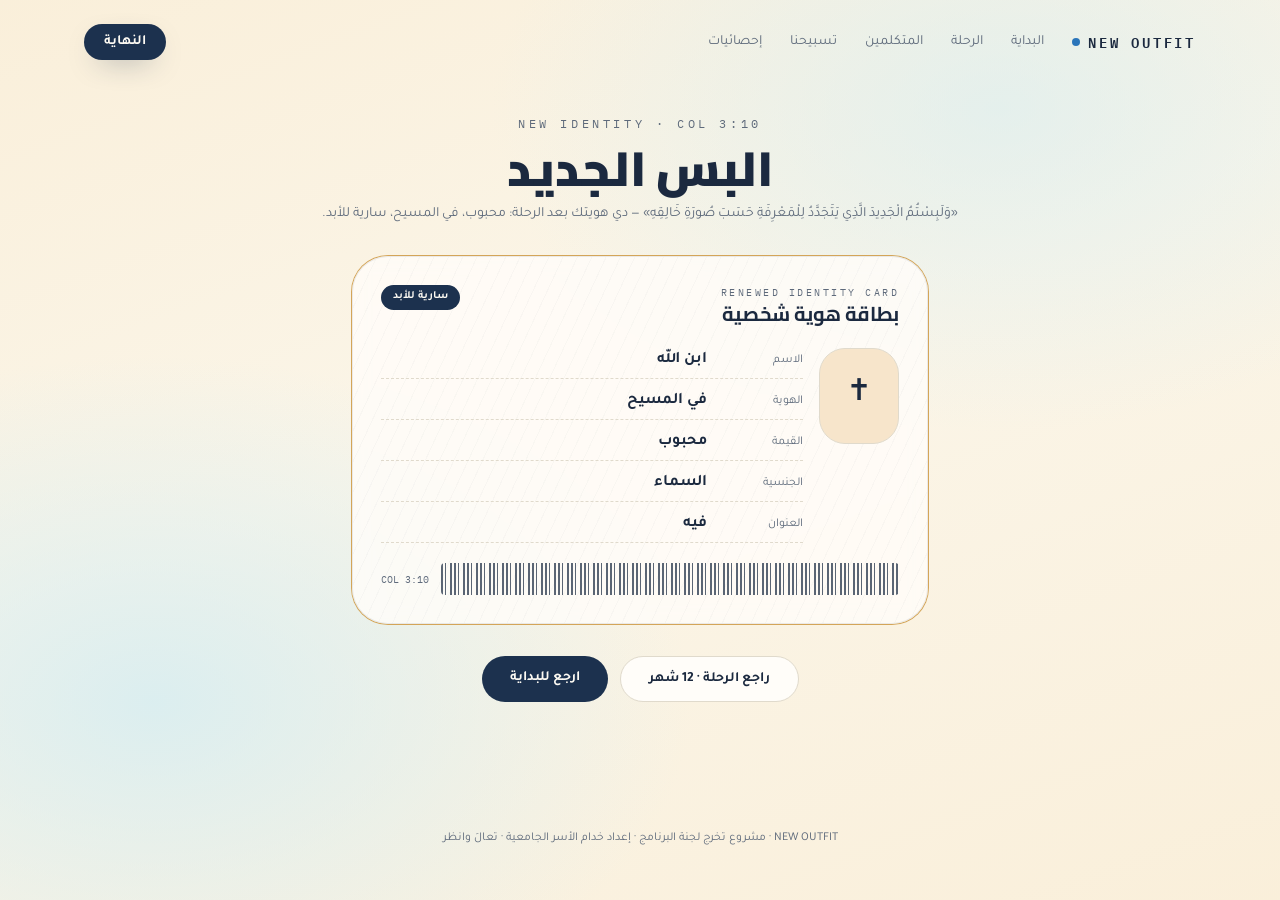
<file: new-identity.html>
<!DOCTYPE html>
<html lang="ar" dir="rtl">
<head>
    <meta charset="utf-8" />
    <meta name="viewport" content="width=device-width, initial-scale=1" />
    <title>النهاية · الهوية الجديدة — NEW OUTFIT</title>
    <meta name="description" content="البس الجديد: هويتك المتجددة في المسيح." />
    <link rel="stylesheet" href="./assets/styles-w-T95Ss4.css" />
    <link rel="stylesheet" href="https://fonts.googleapis.com/css2?family=Cairo:wght@400;600;700;900&amp;family=Tajawal:wght@300;400;500;700;800&amp;family=IBM+Plex+Mono:wght@400;500&amp;display=swap" />
    <link rel="icon" href="./favicon.ico" type="image/x-icon" />
    <link rel="preconnect" href="https://fonts.googleapis.com" />
    <link rel="preconnect" href="https://fonts.gstatic.com" crossorigin="anonymous" />
</head>
<body>
    <div class="page-canvas">
        <div class="relative z-10">
            <header class="mx-auto grid max-w-6xl grid-cols-[minmax(0,1fr)_auto] items-center gap-3 px-5 py-6">
                <div class="flex min-w-0 items-center gap-4"><a href="index.html" class="flex shrink-0 items-center gap-2"><span class="font-mono text-sm font-semibold tracking-[0.2em] text-foreground">NEW OUTFIT</span><span class="h-2 w-2 shrink-0 rounded-full bg-[oklch(0.55_0.13_250)]"></span></a>
                    <nav class="hidden items-center gap-1 sm:flex"><a href="index.html" class="rounded-full px-3 py-1.5 text-sm text-muted-foreground transition hover:bg-secondary hover:text-foreground">البداية</a><a href="./journey.html" class="rounded-full px-3 py-1.5 text-sm text-muted-foreground transition hover:bg-secondary hover:text-foreground">الرحلة</a><a href="./speakers.html" class="rounded-full px-3 py-1.5 text-sm text-muted-foreground transition hover:bg-secondary hover:text-foreground">المتكلمين</a><a href="./hymns.html" class="rounded-full px-3 py-1.5 text-sm text-muted-foreground transition hover:bg-secondary hover:text-foreground">تسبيحنا</a><a href="./stats.html" class="rounded-full px-3 py-1.5 text-sm text-muted-foreground transition hover:bg-secondary hover:text-foreground">إحصائيات</a></nav>
                </div><a href="./new-identity.html" data-status="active" aria-current="page" class="shrink-0 rounded-full bg-primary px-5 py-2 text-sm font-semibold text-primary-foreground shadow-[0_10px_30px_-15px_oklch(0.31_0.06_258)] transition hover:opacity-90">النهاية</a>
            </header>
            <main class="mx-auto max-w-6xl px-5 pb-16">
                <nav class="mx-auto flex max-w-6xl flex-wrap justify-center gap-2 px-5 pb-2 sm:hidden"><a href="./journey.html" class="rounded-full border border-border bg-card/70 px-4 py-1.5 text-xs font-medium">الرحلة</a><a href="./speakers.html" class="rounded-full border border-border bg-card/70 px-4 py-1.5 text-xs font-medium">المتكلمين</a><a href="./hymns.html" class="rounded-full border border-border bg-card/70 px-4 py-1.5 text-xs font-medium">تسبيحنا</a><a href="./stats.html" class="rounded-full border border-border bg-card/70 px-4 py-1.5 text-xs font-medium">إحصائيات</a></nav>
                <header class="py-8 text-center">
                    <p class="font-mono text-xs tracking-[0.3em] text-muted-foreground">NEW IDENTITY · COL 3:10</p>
                    <h1 class="font-display mt-3 text-3xl font-black sm:text-5xl">البس الجديد</h1>
                    <p class="mt-3 max-w-2xl mx-auto text-sm text-muted-foreground">«وَلَبِسْتُمُ الْجَدِيدَ الَّذِي يَتَجَدَّدُ لِلْمَعْرِفَةِ حَسَبَ صُورَةِ خَالِقِهِ» — دي هويتك بعد الرحلة: محبوب، في المسيح، سارية للأبد.</p>
                </header>
                <div class="watermark surface mx-auto w-full max-w-xl rounded-3xl p-5 transition-all duration-700 sm:p-7 ring-1 ring-[oklch(0.75_0.11_78)]">
                    <div class="relative z-10 flex items-start justify-between gap-3">
                        <div class="min-w-0">
                            <p class="font-mono text-[10px] tracking-[0.25em] text-muted-foreground">RENEWED IDENTITY CARD</p>
                            <h3 class="font-display truncate text-lg font-bold sm:text-xl">بطاقة هوية شخصية</h3>
                        </div>
                        <span class="shrink-0 rounded-full px-3 py-1 text-[11px] font-semibold bg-primary text-primary-foreground">سارية للأبد</span>
                    </div>
                    <div class="relative z-10 mt-5 grid gap-4 sm:grid-cols-[auto_minmax(0,1fr)]">
                        <div class="grid h-24 w-20 shrink-0 place-items-center rounded-2xl border border-border text-3xl bg-[oklch(0.93_0.04_78)]">✝</div>
                        <dl class="min-w-0 space-y-2.5">
                            <div class="grid grid-cols-[5.5rem_minmax(0,1fr)] items-baseline gap-2 border-b border-dashed border-border pb-1.5"><dt class="text-xs text-muted-foreground">الاسم</dt><dd class="truncate text-sm font-semibold sm:text-base">ابن الله</dd></div>
                            <div class="grid grid-cols-[5.5rem_minmax(0,1fr)] items-baseline gap-2 border-b border-dashed border-border pb-1.5"><dt class="text-xs text-muted-foreground">الهوية</dt><dd class="truncate text-sm font-semibold sm:text-base">في المسيح</dd></div>
                            <div class="grid grid-cols-[5.5rem_minmax(0,1fr)] items-baseline gap-2 border-b border-dashed border-border pb-1.5"><dt class="text-xs text-muted-foreground">القيمة</dt><dd class="truncate text-sm font-semibold sm:text-base">محبوب</dd></div>
                            <div class="grid grid-cols-[5.5rem_minmax(0,1fr)] items-baseline gap-2 border-b border-dashed border-border pb-1.5"><dt class="text-xs text-muted-foreground">الجنسية</dt><dd class="truncate text-sm font-semibold sm:text-base">السماء</dd></div>
                            <div class="grid grid-cols-[5.5rem_minmax(0,1fr)] items-baseline gap-2 border-b border-dashed border-border pb-1.5"><dt class="text-xs text-muted-foreground">العنوان</dt><dd class="truncate text-sm font-semibold sm:text-base">فيه</dd></div>
                        </dl>
                    </div>
                    <div class="relative z-10 mt-5 flex items-center gap-3"><div class="barcode h-8 flex-1 rounded opacity-70"></div><span class="font-mono shrink-0 text-[10px] text-muted-foreground">COL 3:10</span></div>
                </div>
                <div class="mt-8 flex flex-wrap justify-center gap-3">
                    <a href="./journey.html" class="rounded-full border border-border bg-card px-7 py-3 text-sm font-semibold transition hover:-translate-y-0.5">راجع الرحلة · 12 شهر</a>
                    <a href="./index.html" class="rounded-full bg-primary px-7 py-3 text-sm font-semibold text-primary-foreground transition hover:opacity-90">ارجع للبداية</a>
                </div>
            </main>
            <footer class="mx-auto max-w-6xl px-5 pb-10 pt-16 text-center text-xs text-muted-foreground">NEW OUTFIT · مشروع تخرج لجنة البرنامج · إعداد خدام الأسر الجامعية · تعالَ وانظر</footer>
        </div>
    </div>
</body>
</html>
</file>
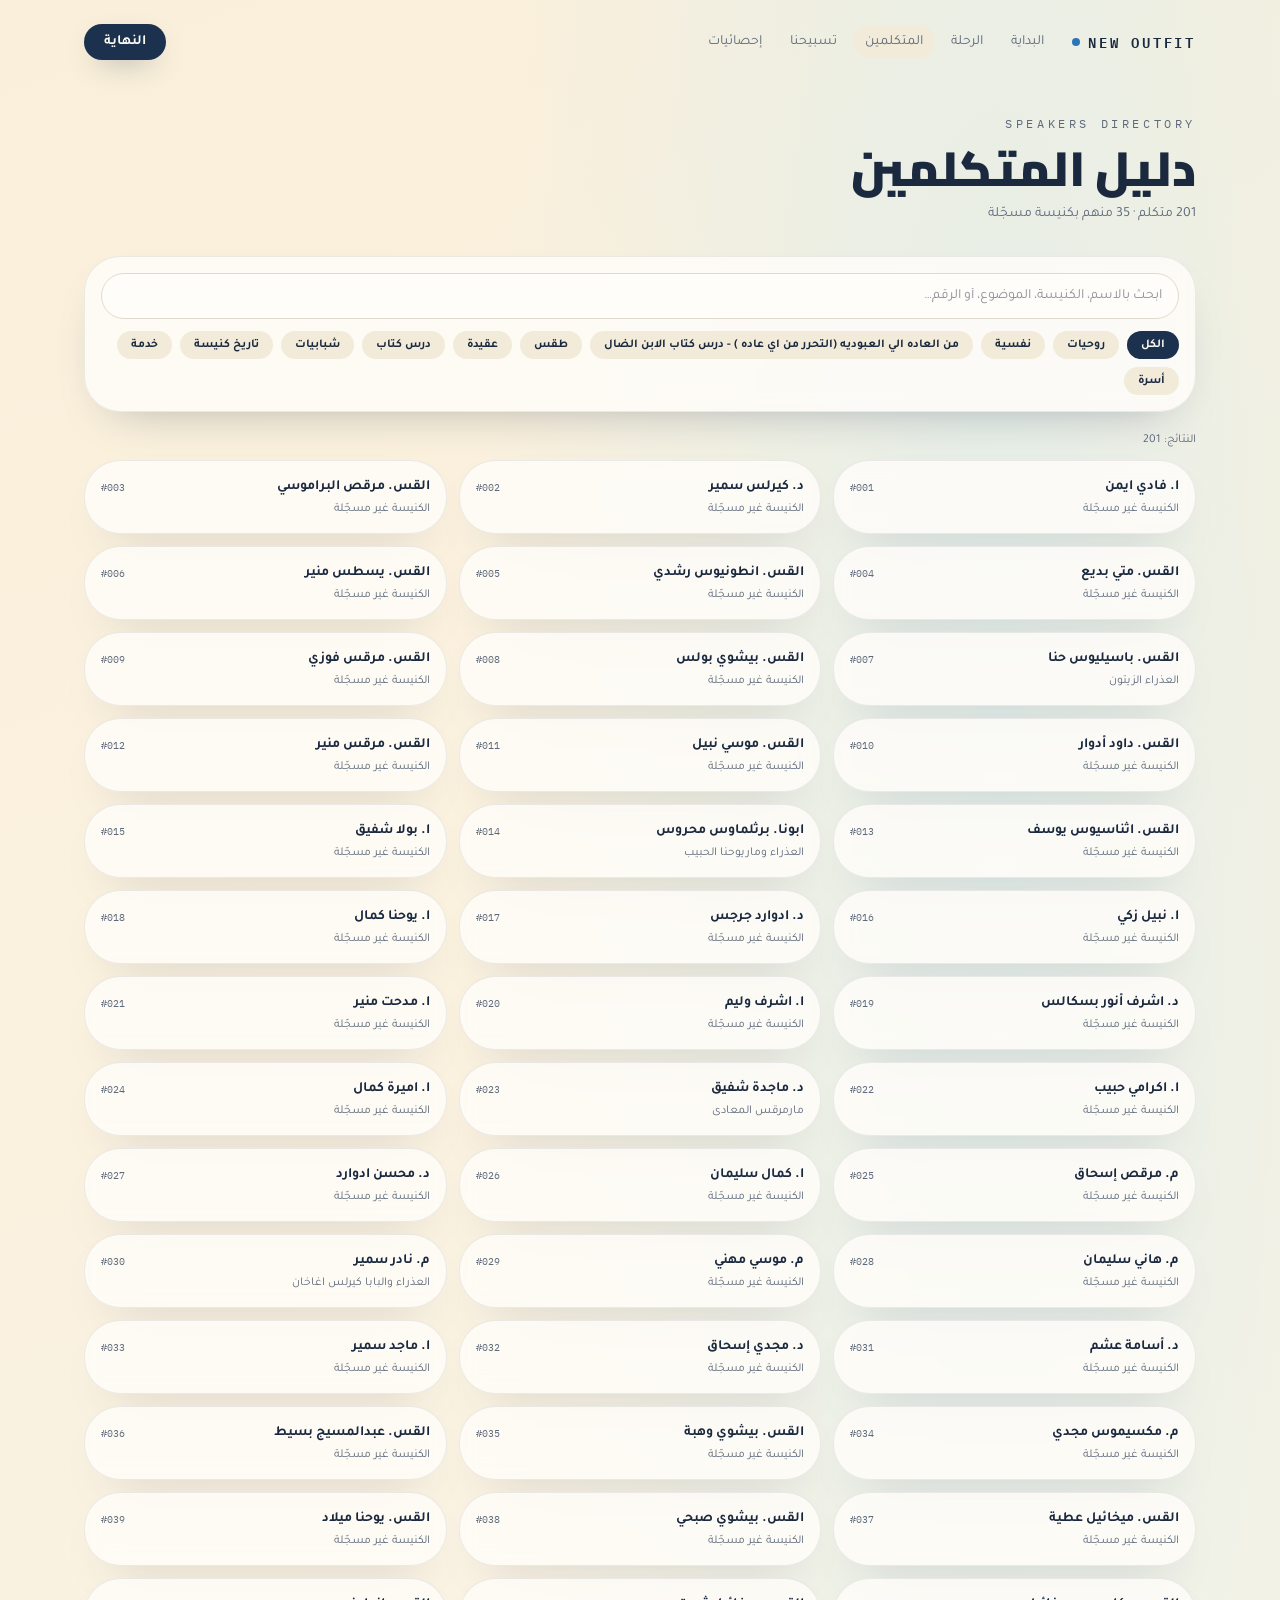
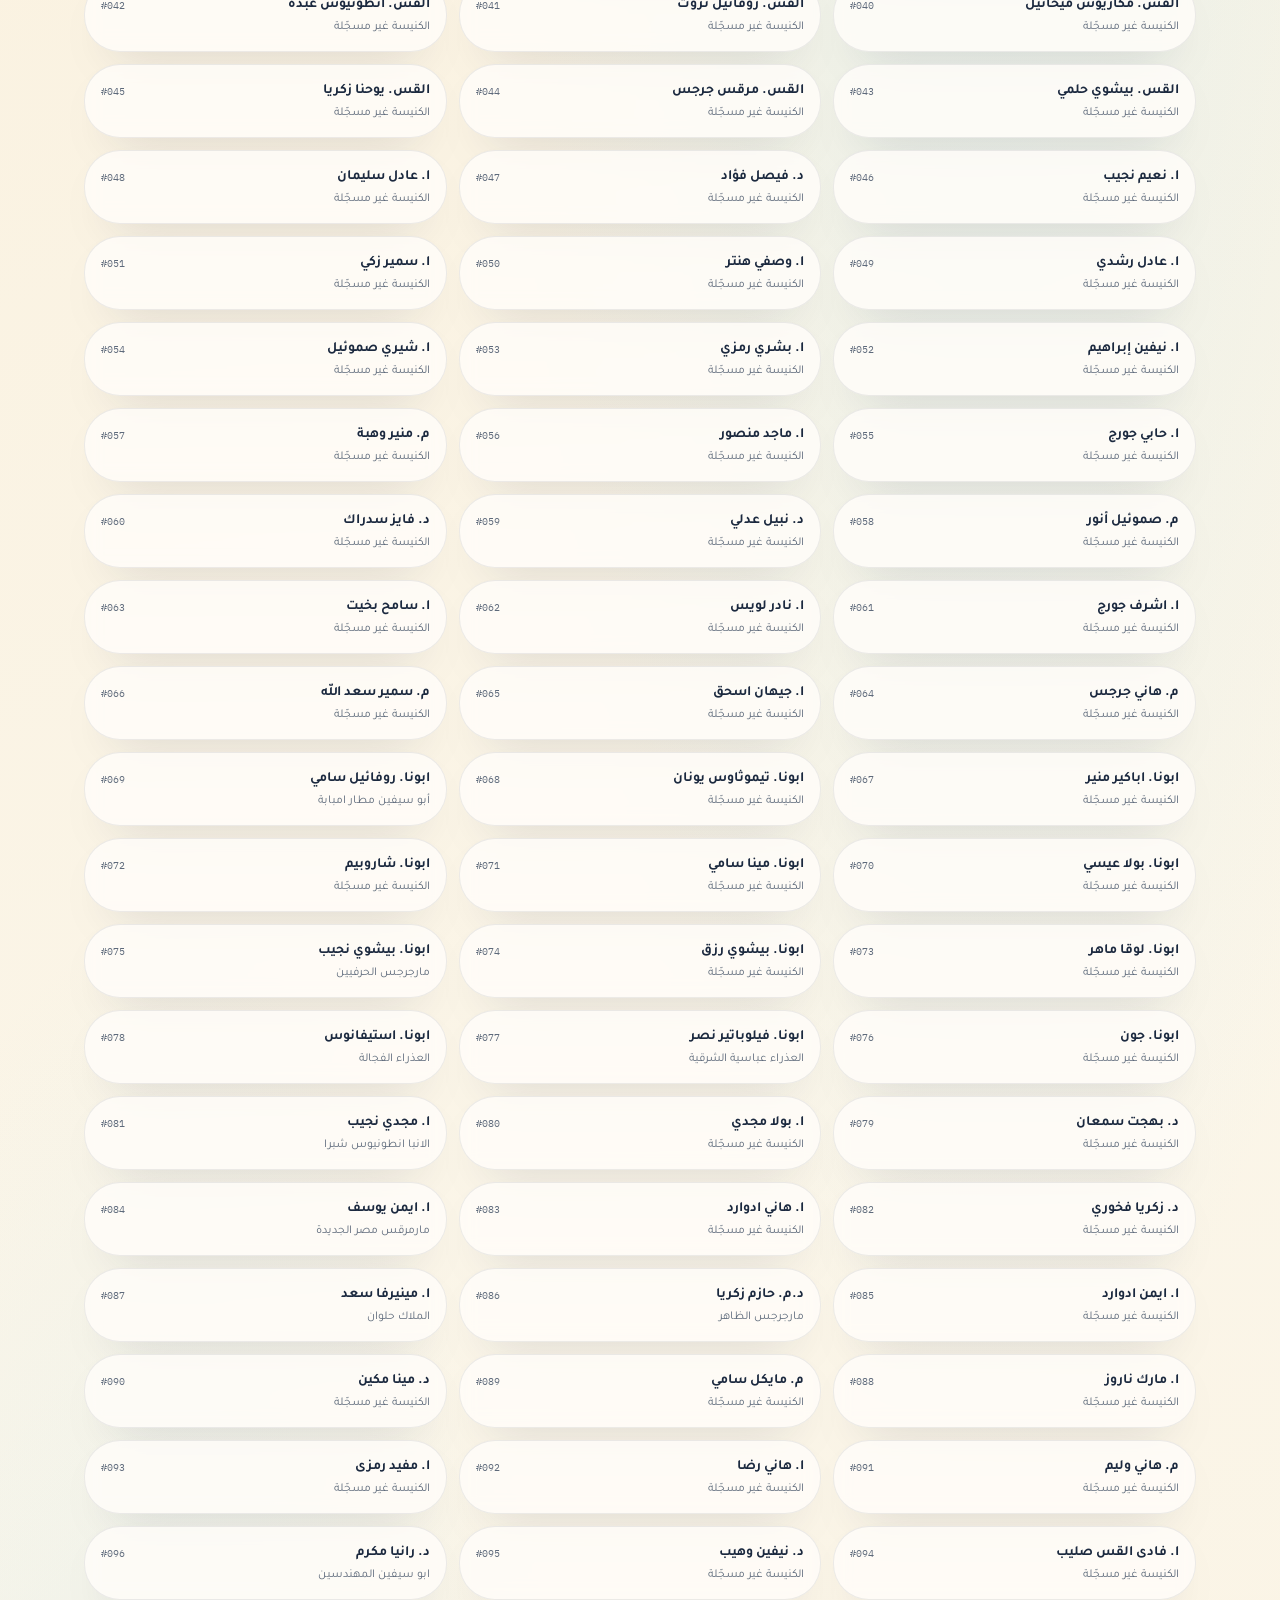
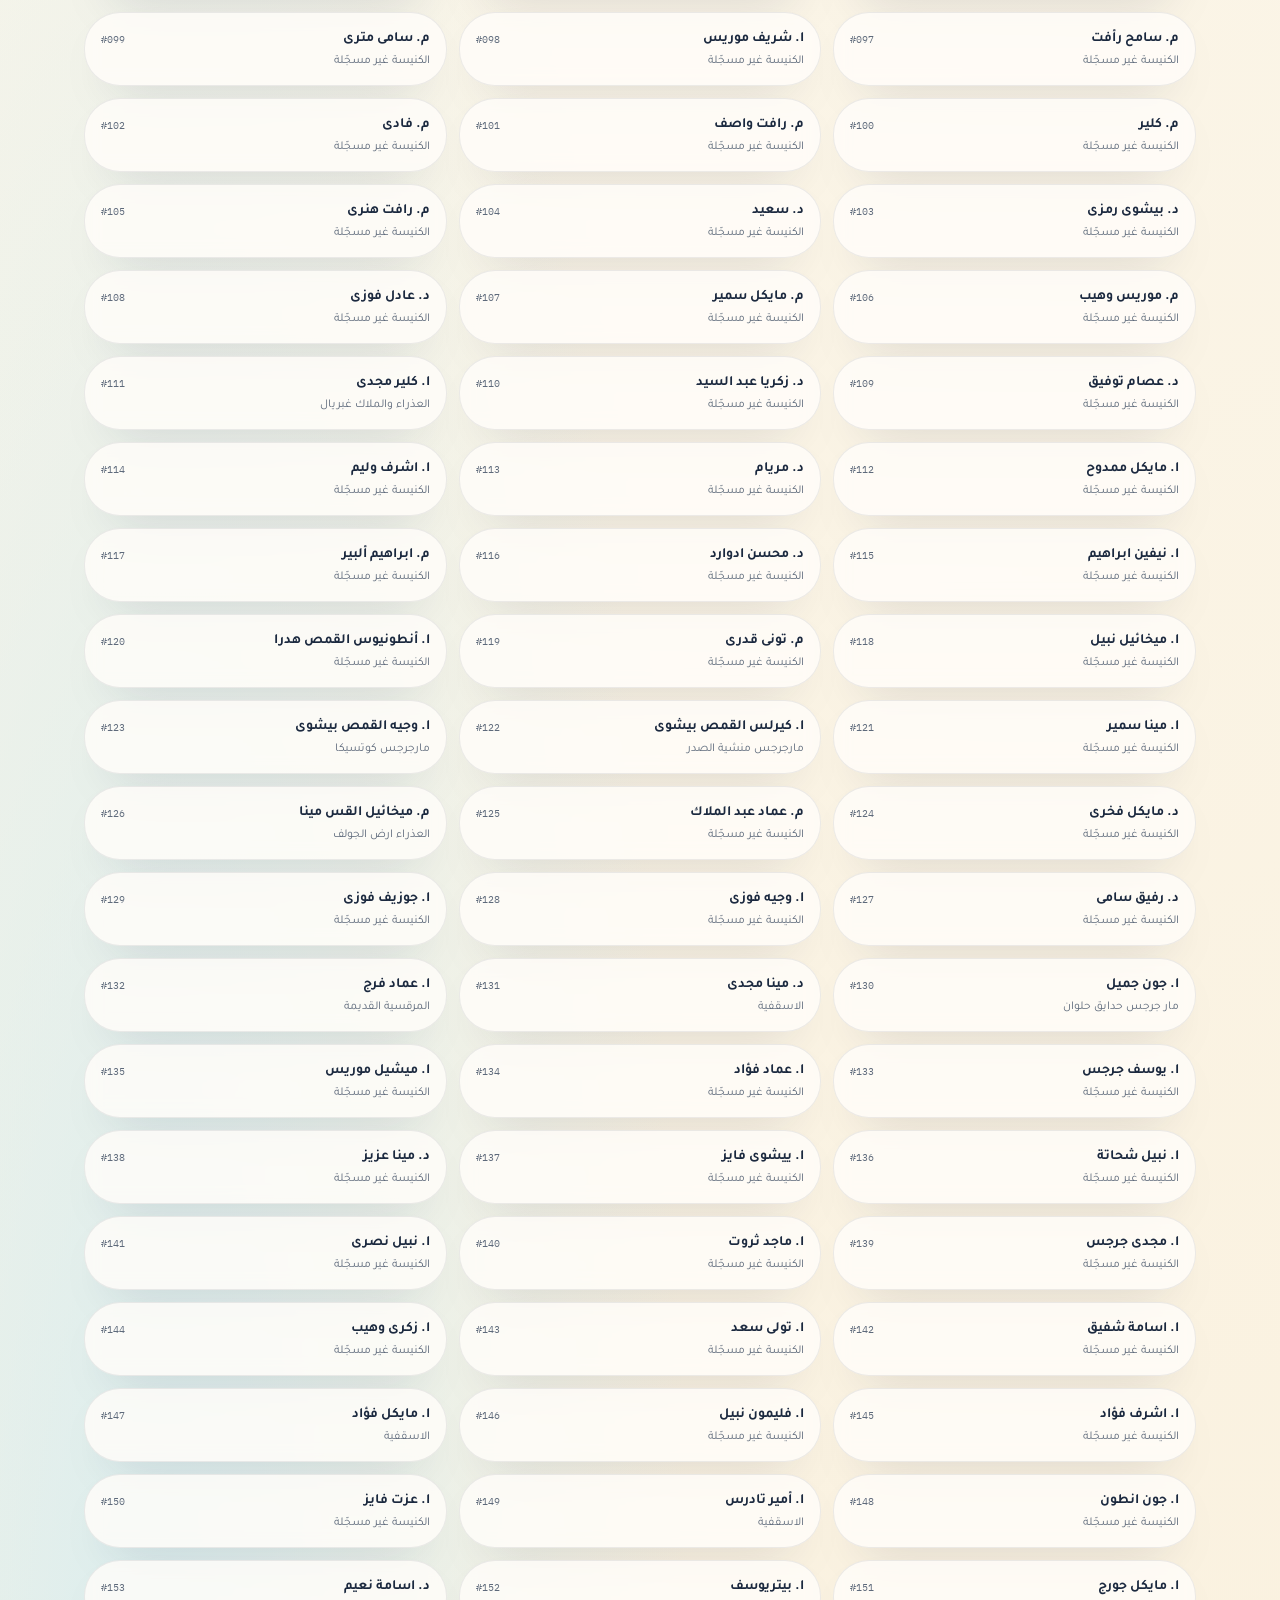
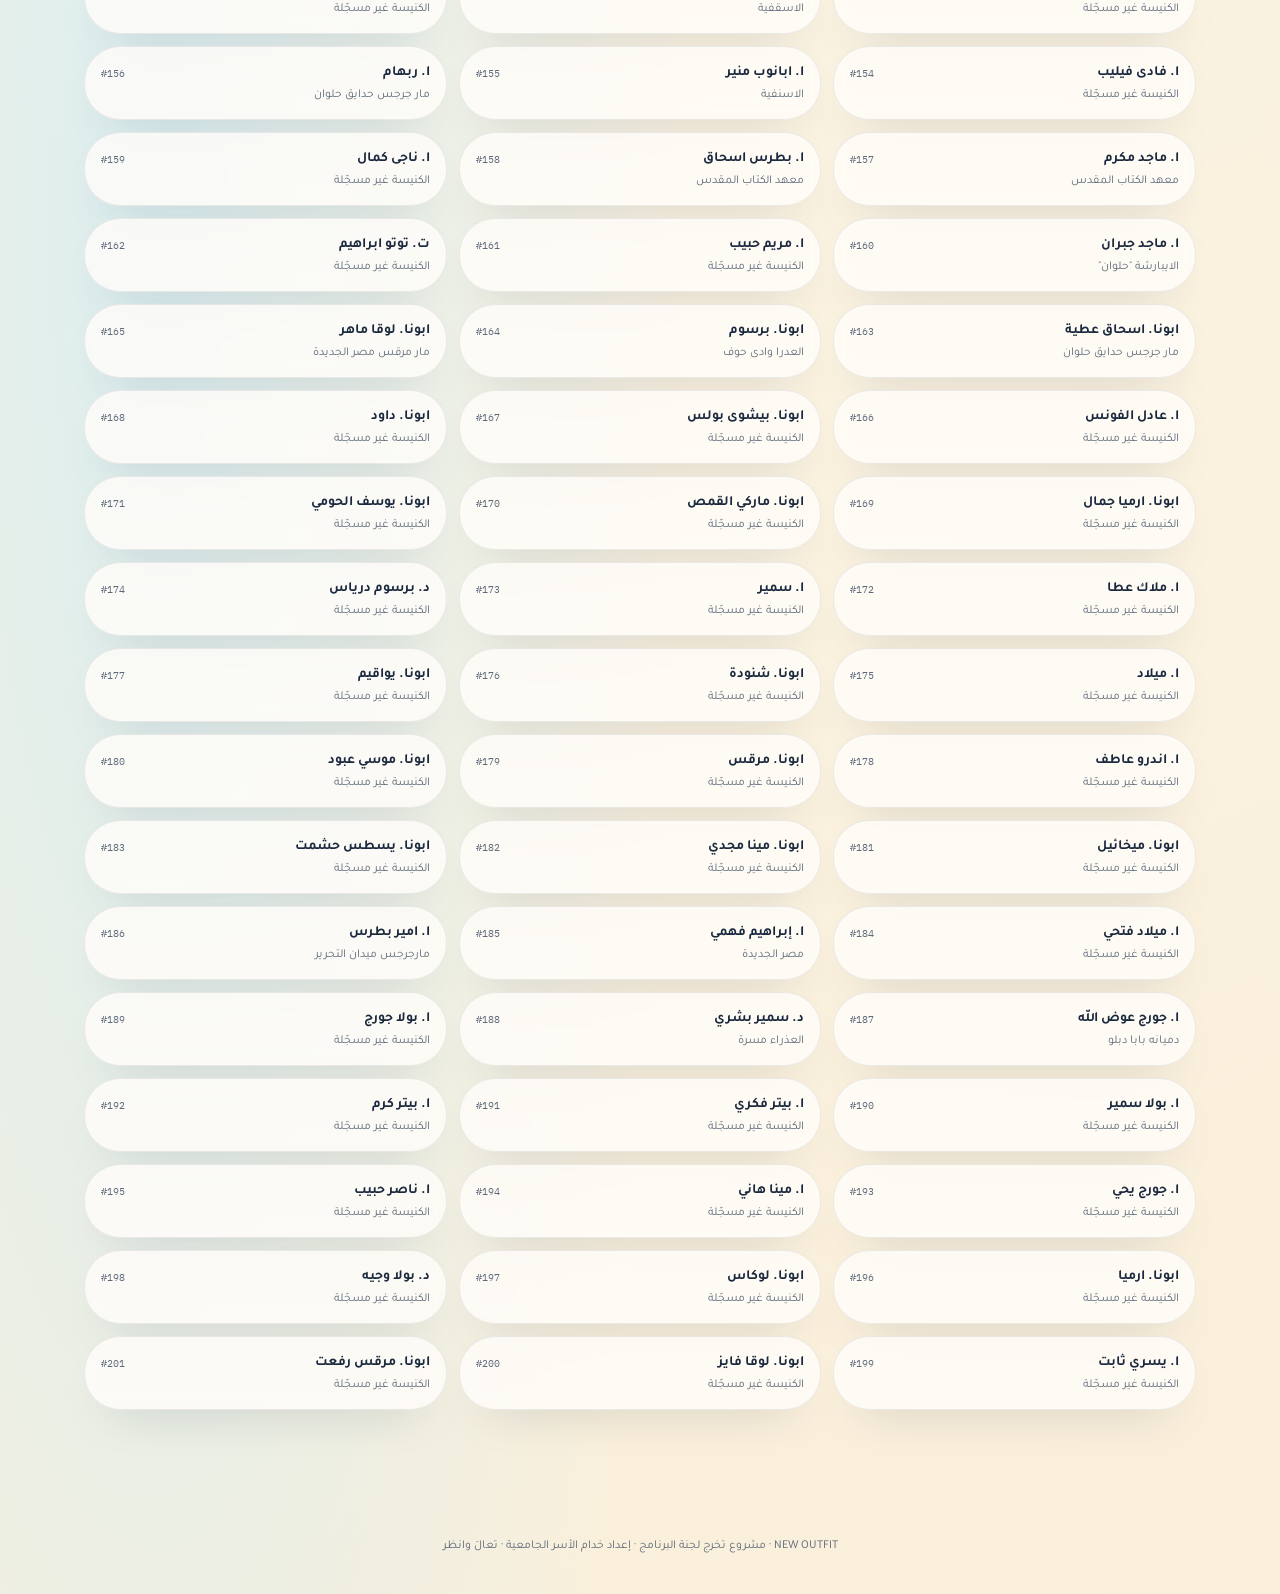
<file: speakers.html>
<!DOCTYPE html>
<html lang="ar" dir="rtl">

<head>
    <meta charSet="utf-8" />
    <meta name="viewport" content="width=device-width, initial-scale=1" />
    <link rel="stylesheet" href="./assets/styles-w-T95Ss4.css" data-precedence="default" />
    <link rel="stylesheet"
        href="https://fonts.googleapis.com/css2?family=Cairo:wght@400;600;700;900&amp;family=Tajawal:wght@300;400;500;700;800&amp;family=IBM+Plex+Mono:wght@400;500&amp;display=swap"
        data-precedence="default" />
    <title>دليل المتكلمين 2026 — NEW OUTFIT</title>
    <meta property="og:type" content="website" />
    <meta name="twitter:card" content="summary_large_image" />
    <meta name="description" content="دليل قابل للبحث لأكثر من 200 متكلم: الاسم، الكنيسة، رقم الهاتف، والمواضيع." />
    <meta property="og:title" content="دليل المتكلمين 2026" />
    <meta property="og:description" content="ابحث وفلتر أكتر من 200 متكلم حسب الموضوع أو الكنيسة." />
    <link rel="modulepreload" href="./assets/index.js" />
    <link rel="modulepreload" href="./assets/speakers.js" />
    <link rel="icon" href="./favicon.ico" type="image/x-icon" />
    <link rel="preconnect" href="https://fonts.googleapis.com" />
    <link rel="preconnect" href="https://fonts.gstatic.com" crossorigin="anonymous" />
    <style>
        @font-face {
            font-family: 'CameraPlainVariable';
            src: url('https://cdn.gpteng.co/mcp-widgets/v1/fonts/CameraPlainVariable.woff2') format('woff2');
            font-weight: 100 900;
            font-style: normal;
            font-display: swap;
        }

        #lovable-badge {
            --badge-bg: #1b1b1b;
            --badge-text: #c5c1b9;
            --badge-text-hover: #dcdad5;
            --badge-radius: 6px;
            --badge-padding: 8px;
            --badge-gap: 6px;
            --badge-shadow:
                0 0 0 1px rgba(0, 0, 0, 0.88),
                0 1px 0 0 rgba(0, 0, 0, 0.04),
                0 2px 2px -1px rgba(0, 0, 0, 0.08),
                0 4px 4px -2px rgba(0, 0, 0, 0.08),
                0 8px 8px -4px rgba(0, 0, 0, 0.08),
                0 16px 16px -8px rgba(0, 0, 0, 0.08);
            --badge-transition-duration: 0.2s;
            --badge-transition-easing: cubic-bezier(0.16, 1, 0.32, 1);
            --focus-color: #575ECF;
            --focus-offset: 2px;
            --focus-width: 2px;

            position: fixed;
            bottom: 12px;
            right: 12px;
            height: 24px;
            display: flex;
            align-items: center;
            z-index: 1000000;
            background-color: var(--badge-bg) !important;
            color: var(--badge-text) !important;
            border-radius: var(--badge-radius);
            box-shadow: var(--badge-shadow) !important;
            font-size: 12px;
            font-family: CameraPlainVariable, "CameraPlainVariable Fallback", -apple-system, BlinkMacSystemFont, 'Segoe UI', Roboto, sans-serif;
            font-weight: 400 !important;
            text-transform: none !important;
            font-feature-settings: normal !important;
            transform: translateZ(0);
            will-change: transform, opacity;
        }

        #lovable-badge-cta {
            display: flex;
            align-items: center;
            gap: var(--badge-gap);
            padding: 0 var(--badge-padding);
            height: 100%;
            color: inherit;
            text-decoration: none;
            white-space: nowrap;
            border-radius: var(--badge-radius) 0 0 var(--badge-radius);
            transition:
                background-color var(--badge-transition-duration) ease,
                color var(--badge-transition-duration) ease,
                transform 0.1s ease;
        }

        #lovable-badge-cta:hover {
            background: rgba(255, 255, 255, 0.04);
            color: var(--badge-text-hover);
        }

        #lovable-badge-cta:active {
            transform: scale(0.98);
        }

        #lovable-badge-cta:focus {
            outline: none;
        }

        #lovable-badge-cta:focus-visible {
            outline: var(--focus-width) solid var(--focus-color);
            outline-offset: var(--focus-offset);
            z-index: 1;
        }

        #lovable-badge-text {
            line-height: 1;
        }

        #lovable-badge-divider {
            width: 1px;
            height: 24px;
            background-color: rgba(255, 255, 255, 0.04);
            flex-shrink: 0;
        }

        #lovable-badge-close {
            width: 24px;
            height: 24px;
            min-width: 24px;
            min-height: 24px;
            cursor: pointer;
            background: none;
            border: none;
            padding: 0;
            display: flex;
            align-items: center;
            justify-content: center;
            border-radius: 0 var(--badge-radius) var(--badge-radius) 0;
            flex-shrink: 0;
            transition:
                background-color var(--badge-transition-duration) ease,
                transform 0.1s ease;
        }

        #lovable-badge-close:hover {
            background: rgba(255, 255, 255, 0.04);
        }

        #lovable-badge-close:active {
            transform: scale(0.92);
        }

        #lovable-badge-close:focus {
            outline: none;
        }

        #lovable-badge-close:focus-visible {
            outline: var(--focus-width) solid var(--focus-color);
            outline-offset: calc(var(--focus-offset) * -1);
            z-index: 1;
        }

        #lovable-badge-close svg path {
            fill: var(--badge-text);
            transition: fill var(--badge-transition-duration) ease;
        }

        #lovable-badge-close:hover svg path {
            fill: var(--badge-text-hover);
        }

        @media (prefers-reduced-motion: reduce) {

            #lovable-badge-cta,
            #lovable-badge-close,
            #lovable-badge-close svg path {
                transition: none;
            }

            #lovable-badge-cta:active,
            #lovable-badge-close:active {
                transform: none;
            }
        }

        @media (prefers-contrast: high) {
            #lovable-badge {
                --badge-bg: #000;
                --badge-text: #fff;
                --badge-text-hover: #fff;
                border: 2px solid currentColor;
            }

            #lovable-badge-cta:focus-visible,
            #lovable-badge-close:focus-visible {
                outline-width: 3px;
            }
        }
    </style>
    <script defer src="./assets/flock.js" data-proxy-url="/~api/analytics"></script>
    <meta name="twitter:title" content="دليل المتكلمين 2026">
    <meta name="twitter:description" content="ابحث وفلتر أكتر من 200 متكلم حسب الموضوع أو الكنيسة.">
    <meta property="og:image"
        content="https://pub-bb2e103a32db4e198524a2e9ed8f35b4.r2.dev/4ad0e468d255405532f317f4bdde27c0/id-preview-2746832a--507cbc8b-d3be-495e-a3ea-c76c1bf7ec19.lovable.app-1789054392761.png">
    <meta name="twitter:image"
        content="https://pub-bb2e103a32db4e198524a2e9ed8f35b4.r2.dev/4ad0e468d255405532f317f4bdde27c0/id-preview-2746832a--507cbc8b-d3be-495e-a3ea-c76c1bf7ec19.lovable.app-1789054392761.png">
</head>

<body>
    <div class="page-canvas">
        <div class="relative z-10">
            <header class="mx-auto grid max-w-6xl grid-cols-[minmax(0,1fr)_auto] items-center gap-3 px-5 py-6">
                <div class="flex min-w-0 items-center gap-4"><a href="index.html"
                        class="flex shrink-0 items-center gap-2"><span
                            class="font-mono text-sm font-semibold tracking-[0.2em] text-foreground">NEW
                            OUTFIT</span><span
                            class="h-2 w-2 shrink-0 rounded-full bg-[oklch(0.55_0.13_250)]"></span></a>
                    <nav class="hidden items-center gap-1 sm:flex"><a href="index.html"
                            class="rounded-full px-3 py-1.5 text-sm text-muted-foreground transition hover:bg-secondary hover:text-foreground">البداية</a><a
                            href="journey.html"
                            class="rounded-full px-3 py-1.5 text-sm text-muted-foreground transition hover:bg-secondary hover:text-foreground">الرحلة</a><a
                            class="rounded-full px-3 py-1.5 text-sm text-muted-foreground transition hover:bg-secondary hover:text-foreground bg-secondary text-foreground"
                            href="speakers.html" data-status="active" aria-current="page">المتكلمين</a><a
                            href="./hymns.html"
                            class="rounded-full px-3 py-1.5 text-sm text-muted-foreground transition hover:bg-secondary hover:text-foreground">تسبيحنا</a><a
                            href="stats.html"
                            class="rounded-full px-3 py-1.5 text-sm text-muted-foreground transition hover:bg-secondary hover:text-foreground">إحصائيات</a>
                    </nav>
                </div><a href="./new-identity.html"
                    class="shrink-0 rounded-full bg-primary px-5 py-2 text-sm font-semibold text-primary-foreground shadow-[0_10px_30px_-15px_oklch(0.31_0.06_258)] transition hover:opacity-90">النهاية</a>
            </header><!--$-->
            <main class="mx-auto max-w-6xl px-5 pb-16">
                <nav class="mx-auto flex max-w-6xl flex-wrap justify-center gap-2 px-5 pb-2 sm:hidden"><a
                        href="./journey.html"
                        class="rounded-full border border-border bg-card/70 px-4 py-1.5 text-xs font-medium">الرحلة</a><a
                        class="rounded-full border border-border bg-card/70 px-4 py-1.5 text-xs font-medium bg-primary text-primary-foreground border-transparent"
                        href="./speakers.html" data-status="active" aria-current="page">المتكلمين</a><a
                        href="./hymns.html"
                        class="rounded-full border border-border bg-card/70 px-4 py-1.5 text-xs font-medium">تسبيحنا</a><a
                        href="./stats.html"
                        class="rounded-full border border-border bg-card/70 px-4 py-1.5 text-xs font-medium">إحصائيات</a>
                </nav>
                <header class="py-8">
                    <p class="font-mono text-xs tracking-[0.3em] text-muted-foreground">SPEAKERS DIRECTORY</p>
                    <h1 class="font-display mt-3 text-3xl font-black sm:text-5xl">دليل المتكلمين</h1>
                    <p class="mt-3 text-sm text-muted-foreground">201<!-- --> متكلم · <!-- -->35<!-- --> منهم بكنيسة
                        مسجّلة</p>
                </header>
                <div class="surface sticky top-2 z-20 rounded-3xl p-4"><input
                        placeholder="ابحث بالاسم، الكنيسة، الموضوع، أو الرقم…"
                        class="w-full rounded-2xl border border-border bg-card px-4 py-3 text-sm outline-none transition focus:border-ring"
                        value="" />
                    <div class="mt-3 flex flex-wrap gap-2"><button
                            class="rounded-full px-3.5 py-1.5 text-xs font-semibold transition bg-primary text-primary-foreground">الكل</button><button
                            class="rounded-full px-3.5 py-1.5 text-xs font-semibold transition bg-secondary">روحيات</button><button
                            class="rounded-full px-3.5 py-1.5 text-xs font-semibold transition bg-secondary">نفسية</button><button
                            class="rounded-full px-3.5 py-1.5 text-xs font-semibold transition bg-secondary">من العاده
                            الي العبوديه (التحرر من اي عاده ) - درس كتاب الابن الضال </button><button
                            class="rounded-full px-3.5 py-1.5 text-xs font-semibold transition bg-secondary">طقس</button><button
                            class="rounded-full px-3.5 py-1.5 text-xs font-semibold transition bg-secondary">عقيدة</button><button
                            class="rounded-full px-3.5 py-1.5 text-xs font-semibold transition bg-secondary">درس
                            كتاب</button><button
                            class="rounded-full px-3.5 py-1.5 text-xs font-semibold transition bg-secondary">شبابيات</button><button
                            class="rounded-full px-3.5 py-1.5 text-xs font-semibold transition bg-secondary">تاريخ
                            كنيسة</button><button
                            class="rounded-full px-3.5 py-1.5 text-xs font-semibold transition bg-secondary">خدمة</button><button
                            class="rounded-full px-3.5 py-1.5 text-xs font-semibold transition bg-secondary">أسرة</button>
                    </div>
                </div>
                <p class="mt-5 text-xs text-muted-foreground">النتائج: <!-- -->201</p>
                <ul class="mt-3 grid gap-3 sm:grid-cols-2 lg:grid-cols-3">
                    <li><button class="surface w-full rounded-3xl p-4 text-start transition hover:-translate-y-0.5">
                            <div class="grid grid-cols-[minmax(0,1fr)_auto] items-center gap-2">
                                <h2 class="truncate text-sm font-bold">ا. فادي ايمن</h2><span
                                    class="font-mono shrink-0 text-[10px] text-muted-foreground">#<!-- -->001</span>
                            </div>
                            <p class="mt-1 truncate text-xs text-muted-foreground">الكنيسة غير مسجّلة</p>
                        </button></li>
                    <li><button class="surface w-full rounded-3xl p-4 text-start transition hover:-translate-y-0.5">
                            <div class="grid grid-cols-[minmax(0,1fr)_auto] items-center gap-2">
                                <h2 class="truncate text-sm font-bold">د. كيرلس سمير</h2><span
                                    class="font-mono shrink-0 text-[10px] text-muted-foreground">#<!-- -->002</span>
                            </div>
                            <p class="mt-1 truncate text-xs text-muted-foreground">الكنيسة غير مسجّلة</p>
                        </button></li>
                    <li><button class="surface w-full rounded-3xl p-4 text-start transition hover:-translate-y-0.5">
                            <div class="grid grid-cols-[minmax(0,1fr)_auto] items-center gap-2">
                                <h2 class="truncate text-sm font-bold">القس. مرقص البراموسي</h2><span
                                    class="font-mono shrink-0 text-[10px] text-muted-foreground">#<!-- -->003</span>
                            </div>
                            <p class="mt-1 truncate text-xs text-muted-foreground">الكنيسة غير مسجّلة</p>
                        </button></li>
                    <li><button class="surface w-full rounded-3xl p-4 text-start transition hover:-translate-y-0.5">
                            <div class="grid grid-cols-[minmax(0,1fr)_auto] items-center gap-2">
                                <h2 class="truncate text-sm font-bold">القس. متي بديع</h2><span
                                    class="font-mono shrink-0 text-[10px] text-muted-foreground">#<!-- -->004</span>
                            </div>
                            <p class="mt-1 truncate text-xs text-muted-foreground">الكنيسة غير مسجّلة</p>
                        </button></li>
                    <li><button class="surface w-full rounded-3xl p-4 text-start transition hover:-translate-y-0.5">
                            <div class="grid grid-cols-[minmax(0,1fr)_auto] items-center gap-2">
                                <h2 class="truncate text-sm font-bold">القس. انطونيوس رشدي</h2><span
                                    class="font-mono shrink-0 text-[10px] text-muted-foreground">#<!-- -->005</span>
                            </div>
                            <p class="mt-1 truncate text-xs text-muted-foreground">الكنيسة غير مسجّلة</p>
                        </button></li>
                    <li><button class="surface w-full rounded-3xl p-4 text-start transition hover:-translate-y-0.5">
                            <div class="grid grid-cols-[minmax(0,1fr)_auto] items-center gap-2">
                                <h2 class="truncate text-sm font-bold">القس. يسطس منير</h2><span
                                    class="font-mono shrink-0 text-[10px] text-muted-foreground">#<!-- -->006</span>
                            </div>
                            <p class="mt-1 truncate text-xs text-muted-foreground">الكنيسة غير مسجّلة</p>
                        </button></li>
                    <li><button class="surface w-full rounded-3xl p-4 text-start transition hover:-translate-y-0.5">
                            <div class="grid grid-cols-[minmax(0,1fr)_auto] items-center gap-2">
                                <h2 class="truncate text-sm font-bold">القس. باسيليوس حنا</h2><span
                                    class="font-mono shrink-0 text-[10px] text-muted-foreground">#<!-- -->007</span>
                            </div>
                            <p class="mt-1 truncate text-xs text-muted-foreground">العذراء الزيتون</p>
                        </button></li>
                    <li><button class="surface w-full rounded-3xl p-4 text-start transition hover:-translate-y-0.5">
                            <div class="grid grid-cols-[minmax(0,1fr)_auto] items-center gap-2">
                                <h2 class="truncate text-sm font-bold">القس. بيشوي بولس</h2><span
                                    class="font-mono shrink-0 text-[10px] text-muted-foreground">#<!-- -->008</span>
                            </div>
                            <p class="mt-1 truncate text-xs text-muted-foreground">الكنيسة غير مسجّلة</p>
                        </button></li>
                    <li><button class="surface w-full rounded-3xl p-4 text-start transition hover:-translate-y-0.5">
                            <div class="grid grid-cols-[minmax(0,1fr)_auto] items-center gap-2">
                                <h2 class="truncate text-sm font-bold">القس. مرقس فوزي</h2><span
                                    class="font-mono shrink-0 text-[10px] text-muted-foreground">#<!-- -->009</span>
                            </div>
                            <p class="mt-1 truncate text-xs text-muted-foreground">الكنيسة غير مسجّلة</p>
                        </button></li>
                    <li><button class="surface w-full rounded-3xl p-4 text-start transition hover:-translate-y-0.5">
                            <div class="grid grid-cols-[minmax(0,1fr)_auto] items-center gap-2">
                                <h2 class="truncate text-sm font-bold">القس. داود أدوار</h2><span
                                    class="font-mono shrink-0 text-[10px] text-muted-foreground">#<!-- -->010</span>
                            </div>
                            <p class="mt-1 truncate text-xs text-muted-foreground">الكنيسة غير مسجّلة</p>
                        </button></li>
                    <li><button class="surface w-full rounded-3xl p-4 text-start transition hover:-translate-y-0.5">
                            <div class="grid grid-cols-[minmax(0,1fr)_auto] items-center gap-2">
                                <h2 class="truncate text-sm font-bold">القس. موسي نبيل</h2><span
                                    class="font-mono shrink-0 text-[10px] text-muted-foreground">#<!-- -->011</span>
                            </div>
                            <p class="mt-1 truncate text-xs text-muted-foreground">الكنيسة غير مسجّلة</p>
                        </button></li>
                    <li><button class="surface w-full rounded-3xl p-4 text-start transition hover:-translate-y-0.5">
                            <div class="grid grid-cols-[minmax(0,1fr)_auto] items-center gap-2">
                                <h2 class="truncate text-sm font-bold">القس. مرقس منير</h2><span
                                    class="font-mono shrink-0 text-[10px] text-muted-foreground">#<!-- -->012</span>
                            </div>
                            <p class="mt-1 truncate text-xs text-muted-foreground">الكنيسة غير مسجّلة</p>
                        </button></li>
                    <li><button class="surface w-full rounded-3xl p-4 text-start transition hover:-translate-y-0.5">
                            <div class="grid grid-cols-[minmax(0,1fr)_auto] items-center gap-2">
                                <h2 class="truncate text-sm font-bold">القس. اثناسيوس يوسف</h2><span
                                    class="font-mono shrink-0 text-[10px] text-muted-foreground">#<!-- -->013</span>
                            </div>
                            <p class="mt-1 truncate text-xs text-muted-foreground">الكنيسة غير مسجّلة</p>
                        </button></li>
                    <li><button class="surface w-full rounded-3xl p-4 text-start transition hover:-translate-y-0.5">
                            <div class="grid grid-cols-[minmax(0,1fr)_auto] items-center gap-2">
                                <h2 class="truncate text-sm font-bold">ابونا. برثلماوس محروس</h2><span
                                    class="font-mono shrink-0 text-[10px] text-muted-foreground">#<!-- -->014</span>
                            </div>
                            <p class="mt-1 truncate text-xs text-muted-foreground">العذراء وماريوحنا الحبيب</p>
                        </button></li>
                    <li><button class="surface w-full rounded-3xl p-4 text-start transition hover:-translate-y-0.5">
                            <div class="grid grid-cols-[minmax(0,1fr)_auto] items-center gap-2">
                                <h2 class="truncate text-sm font-bold">ا. بولا شفيق</h2><span
                                    class="font-mono shrink-0 text-[10px] text-muted-foreground">#<!-- -->015</span>
                            </div>
                            <p class="mt-1 truncate text-xs text-muted-foreground">الكنيسة غير مسجّلة</p>
                        </button></li>
                    <li><button class="surface w-full rounded-3xl p-4 text-start transition hover:-translate-y-0.5">
                            <div class="grid grid-cols-[minmax(0,1fr)_auto] items-center gap-2">
                                <h2 class="truncate text-sm font-bold">ا. نبيل زكي</h2><span
                                    class="font-mono shrink-0 text-[10px] text-muted-foreground">#<!-- -->016</span>
                            </div>
                            <p class="mt-1 truncate text-xs text-muted-foreground">الكنيسة غير مسجّلة</p>
                        </button></li>
                    <li><button class="surface w-full rounded-3xl p-4 text-start transition hover:-translate-y-0.5">
                            <div class="grid grid-cols-[minmax(0,1fr)_auto] items-center gap-2">
                                <h2 class="truncate text-sm font-bold">د. ادوارد جرجس</h2><span
                                    class="font-mono shrink-0 text-[10px] text-muted-foreground">#<!-- -->017</span>
                            </div>
                            <p class="mt-1 truncate text-xs text-muted-foreground">الكنيسة غير مسجّلة</p>
                        </button></li>
                    <li><button class="surface w-full rounded-3xl p-4 text-start transition hover:-translate-y-0.5">
                            <div class="grid grid-cols-[minmax(0,1fr)_auto] items-center gap-2">
                                <h2 class="truncate text-sm font-bold">ا. يوحنا كمال</h2><span
                                    class="font-mono shrink-0 text-[10px] text-muted-foreground">#<!-- -->018</span>
                            </div>
                            <p class="mt-1 truncate text-xs text-muted-foreground">الكنيسة غير مسجّلة</p>
                        </button></li>
                    <li><button class="surface w-full rounded-3xl p-4 text-start transition hover:-translate-y-0.5">
                            <div class="grid grid-cols-[minmax(0,1fr)_auto] items-center gap-2">
                                <h2 class="truncate text-sm font-bold">د. اشرف أنور بسكالس</h2><span
                                    class="font-mono shrink-0 text-[10px] text-muted-foreground">#<!-- -->019</span>
                            </div>
                            <p class="mt-1 truncate text-xs text-muted-foreground">الكنيسة غير مسجّلة</p>
                        </button></li>
                    <li><button class="surface w-full rounded-3xl p-4 text-start transition hover:-translate-y-0.5">
                            <div class="grid grid-cols-[minmax(0,1fr)_auto] items-center gap-2">
                                <h2 class="truncate text-sm font-bold">ا. اشرف وليم</h2><span
                                    class="font-mono shrink-0 text-[10px] text-muted-foreground">#<!-- -->020</span>
                            </div>
                            <p class="mt-1 truncate text-xs text-muted-foreground">الكنيسة غير مسجّلة</p>
                        </button></li>
                    <li><button class="surface w-full rounded-3xl p-4 text-start transition hover:-translate-y-0.5">
                            <div class="grid grid-cols-[minmax(0,1fr)_auto] items-center gap-2">
                                <h2 class="truncate text-sm font-bold">ا. مدحت منير</h2><span
                                    class="font-mono shrink-0 text-[10px] text-muted-foreground">#<!-- -->021</span>
                            </div>
                            <p class="mt-1 truncate text-xs text-muted-foreground">الكنيسة غير مسجّلة</p>
                        </button></li>
                    <li><button class="surface w-full rounded-3xl p-4 text-start transition hover:-translate-y-0.5">
                            <div class="grid grid-cols-[minmax(0,1fr)_auto] items-center gap-2">
                                <h2 class="truncate text-sm font-bold">ا. اكرامي حبيب</h2><span
                                    class="font-mono shrink-0 text-[10px] text-muted-foreground">#<!-- -->022</span>
                            </div>
                            <p class="mt-1 truncate text-xs text-muted-foreground">الكنيسة غير مسجّلة</p>
                        </button></li>
                    <li><button class="surface w-full rounded-3xl p-4 text-start transition hover:-translate-y-0.5">
                            <div class="grid grid-cols-[minmax(0,1fr)_auto] items-center gap-2">
                                <h2 class="truncate text-sm font-bold">د. ماجدة شفيق</h2><span
                                    class="font-mono shrink-0 text-[10px] text-muted-foreground">#<!-- -->023</span>
                            </div>
                            <p class="mt-1 truncate text-xs text-muted-foreground">مارمرقس المعادى</p>
                        </button></li>
                    <li><button class="surface w-full rounded-3xl p-4 text-start transition hover:-translate-y-0.5">
                            <div class="grid grid-cols-[minmax(0,1fr)_auto] items-center gap-2">
                                <h2 class="truncate text-sm font-bold">ا. اميرة كمال</h2><span
                                    class="font-mono shrink-0 text-[10px] text-muted-foreground">#<!-- -->024</span>
                            </div>
                            <p class="mt-1 truncate text-xs text-muted-foreground">الكنيسة غير مسجّلة</p>
                        </button></li>
                    <li><button class="surface w-full rounded-3xl p-4 text-start transition hover:-translate-y-0.5">
                            <div class="grid grid-cols-[minmax(0,1fr)_auto] items-center gap-2">
                                <h2 class="truncate text-sm font-bold">م. مرقص إسحاق</h2><span
                                    class="font-mono shrink-0 text-[10px] text-muted-foreground">#<!-- -->025</span>
                            </div>
                            <p class="mt-1 truncate text-xs text-muted-foreground">الكنيسة غير مسجّلة</p>
                        </button></li>
                    <li><button class="surface w-full rounded-3xl p-4 text-start transition hover:-translate-y-0.5">
                            <div class="grid grid-cols-[minmax(0,1fr)_auto] items-center gap-2">
                                <h2 class="truncate text-sm font-bold">ا. كمال سليمان</h2><span
                                    class="font-mono shrink-0 text-[10px] text-muted-foreground">#<!-- -->026</span>
                            </div>
                            <p class="mt-1 truncate text-xs text-muted-foreground">الكنيسة غير مسجّلة</p>
                        </button></li>
                    <li><button class="surface w-full rounded-3xl p-4 text-start transition hover:-translate-y-0.5">
                            <div class="grid grid-cols-[minmax(0,1fr)_auto] items-center gap-2">
                                <h2 class="truncate text-sm font-bold">د. محسن ادوارد</h2><span
                                    class="font-mono shrink-0 text-[10px] text-muted-foreground">#<!-- -->027</span>
                            </div>
                            <p class="mt-1 truncate text-xs text-muted-foreground">الكنيسة غير مسجّلة</p>
                        </button></li>
                    <li><button class="surface w-full rounded-3xl p-4 text-start transition hover:-translate-y-0.5">
                            <div class="grid grid-cols-[minmax(0,1fr)_auto] items-center gap-2">
                                <h2 class="truncate text-sm font-bold">م. هاني سليمان</h2><span
                                    class="font-mono shrink-0 text-[10px] text-muted-foreground">#<!-- -->028</span>
                            </div>
                            <p class="mt-1 truncate text-xs text-muted-foreground">الكنيسة غير مسجّلة</p>
                        </button></li>
                    <li><button class="surface w-full rounded-3xl p-4 text-start transition hover:-translate-y-0.5">
                            <div class="grid grid-cols-[minmax(0,1fr)_auto] items-center gap-2">
                                <h2 class="truncate text-sm font-bold">م. موسي مهني</h2><span
                                    class="font-mono shrink-0 text-[10px] text-muted-foreground">#<!-- -->029</span>
                            </div>
                            <p class="mt-1 truncate text-xs text-muted-foreground">الكنيسة غير مسجّلة</p>
                        </button></li>
                    <li><button class="surface w-full rounded-3xl p-4 text-start transition hover:-translate-y-0.5">
                            <div class="grid grid-cols-[minmax(0,1fr)_auto] items-center gap-2">
                                <h2 class="truncate text-sm font-bold">م. نادر سمير</h2><span
                                    class="font-mono shrink-0 text-[10px] text-muted-foreground">#<!-- -->030</span>
                            </div>
                            <p class="mt-1 truncate text-xs text-muted-foreground">العذراء والبابا كيرلس اغاخان</p>
                        </button></li>
                    <li><button class="surface w-full rounded-3xl p-4 text-start transition hover:-translate-y-0.5">
                            <div class="grid grid-cols-[minmax(0,1fr)_auto] items-center gap-2">
                                <h2 class="truncate text-sm font-bold">د. أسامة عشم</h2><span
                                    class="font-mono shrink-0 text-[10px] text-muted-foreground">#<!-- -->031</span>
                            </div>
                            <p class="mt-1 truncate text-xs text-muted-foreground">الكنيسة غير مسجّلة</p>
                        </button></li>
                    <li><button class="surface w-full rounded-3xl p-4 text-start transition hover:-translate-y-0.5">
                            <div class="grid grid-cols-[minmax(0,1fr)_auto] items-center gap-2">
                                <h2 class="truncate text-sm font-bold">د. مجدي إسحاق</h2><span
                                    class="font-mono shrink-0 text-[10px] text-muted-foreground">#<!-- -->032</span>
                            </div>
                            <p class="mt-1 truncate text-xs text-muted-foreground">الكنيسة غير مسجّلة</p>
                        </button></li>
                    <li><button class="surface w-full rounded-3xl p-4 text-start transition hover:-translate-y-0.5">
                            <div class="grid grid-cols-[minmax(0,1fr)_auto] items-center gap-2">
                                <h2 class="truncate text-sm font-bold">ا. ماجد سمير</h2><span
                                    class="font-mono shrink-0 text-[10px] text-muted-foreground">#<!-- -->033</span>
                            </div>
                            <p class="mt-1 truncate text-xs text-muted-foreground">الكنيسة غير مسجّلة</p>
                        </button></li>
                    <li><button class="surface w-full rounded-3xl p-4 text-start transition hover:-translate-y-0.5">
                            <div class="grid grid-cols-[minmax(0,1fr)_auto] items-center gap-2">
                                <h2 class="truncate text-sm font-bold">م. مكسيموس مجدي</h2><span
                                    class="font-mono shrink-0 text-[10px] text-muted-foreground">#<!-- -->034</span>
                            </div>
                            <p class="mt-1 truncate text-xs text-muted-foreground">الكنيسة غير مسجّلة</p>
                        </button></li>
                    <li><button class="surface w-full rounded-3xl p-4 text-start transition hover:-translate-y-0.5">
                            <div class="grid grid-cols-[minmax(0,1fr)_auto] items-center gap-2">
                                <h2 class="truncate text-sm font-bold">القس. بيشوي وهبة</h2><span
                                    class="font-mono shrink-0 text-[10px] text-muted-foreground">#<!-- -->035</span>
                            </div>
                            <p class="mt-1 truncate text-xs text-muted-foreground">الكنيسة غير مسجّلة</p>
                        </button></li>
                    <li><button class="surface w-full rounded-3xl p-4 text-start transition hover:-translate-y-0.5">
                            <div class="grid grid-cols-[minmax(0,1fr)_auto] items-center gap-2">
                                <h2 class="truncate text-sm font-bold">القس. عبدالمسيج بسيط</h2><span
                                    class="font-mono shrink-0 text-[10px] text-muted-foreground">#<!-- -->036</span>
                            </div>
                            <p class="mt-1 truncate text-xs text-muted-foreground">الكنيسة غير مسجّلة</p>
                        </button></li>
                    <li><button class="surface w-full rounded-3xl p-4 text-start transition hover:-translate-y-0.5">
                            <div class="grid grid-cols-[minmax(0,1fr)_auto] items-center gap-2">
                                <h2 class="truncate text-sm font-bold">القس. ميخائيل عطية</h2><span
                                    class="font-mono shrink-0 text-[10px] text-muted-foreground">#<!-- -->037</span>
                            </div>
                            <p class="mt-1 truncate text-xs text-muted-foreground">الكنيسة غير مسجّلة</p>
                        </button></li>
                    <li><button class="surface w-full rounded-3xl p-4 text-start transition hover:-translate-y-0.5">
                            <div class="grid grid-cols-[minmax(0,1fr)_auto] items-center gap-2">
                                <h2 class="truncate text-sm font-bold">القس. بيشوي صبحي</h2><span
                                    class="font-mono shrink-0 text-[10px] text-muted-foreground">#<!-- -->038</span>
                            </div>
                            <p class="mt-1 truncate text-xs text-muted-foreground">الكنيسة غير مسجّلة</p>
                        </button></li>
                    <li><button class="surface w-full rounded-3xl p-4 text-start transition hover:-translate-y-0.5">
                            <div class="grid grid-cols-[minmax(0,1fr)_auto] items-center gap-2">
                                <h2 class="truncate text-sm font-bold">القس. يوحنا ميلاد</h2><span
                                    class="font-mono shrink-0 text-[10px] text-muted-foreground">#<!-- -->039</span>
                            </div>
                            <p class="mt-1 truncate text-xs text-muted-foreground">الكنيسة غير مسجّلة</p>
                        </button></li>
                    <li><button class="surface w-full rounded-3xl p-4 text-start transition hover:-translate-y-0.5">
                            <div class="grid grid-cols-[minmax(0,1fr)_auto] items-center gap-2">
                                <h2 class="truncate text-sm font-bold">القس. مكاريوس ميخائيل</h2><span
                                    class="font-mono shrink-0 text-[10px] text-muted-foreground">#<!-- -->040</span>
                            </div>
                            <p class="mt-1 truncate text-xs text-muted-foreground">الكنيسة غير مسجّلة</p>
                        </button></li>
                    <li><button class="surface w-full rounded-3xl p-4 text-start transition hover:-translate-y-0.5">
                            <div class="grid grid-cols-[minmax(0,1fr)_auto] items-center gap-2">
                                <h2 class="truncate text-sm font-bold">القس. روفائيل ثروت</h2><span
                                    class="font-mono shrink-0 text-[10px] text-muted-foreground">#<!-- -->041</span>
                            </div>
                            <p class="mt-1 truncate text-xs text-muted-foreground">الكنيسة غير مسجّلة</p>
                        </button></li>
                    <li><button class="surface w-full rounded-3xl p-4 text-start transition hover:-translate-y-0.5">
                            <div class="grid grid-cols-[minmax(0,1fr)_auto] items-center gap-2">
                                <h2 class="truncate text-sm font-bold">القس. انطونيوس عبده</h2><span
                                    class="font-mono shrink-0 text-[10px] text-muted-foreground">#<!-- -->042</span>
                            </div>
                            <p class="mt-1 truncate text-xs text-muted-foreground">الكنيسة غير مسجّلة</p>
                        </button></li>
                    <li><button class="surface w-full rounded-3xl p-4 text-start transition hover:-translate-y-0.5">
                            <div class="grid grid-cols-[minmax(0,1fr)_auto] items-center gap-2">
                                <h2 class="truncate text-sm font-bold">القس. بيشوي حلمي</h2><span
                                    class="font-mono shrink-0 text-[10px] text-muted-foreground">#<!-- -->043</span>
                            </div>
                            <p class="mt-1 truncate text-xs text-muted-foreground">الكنيسة غير مسجّلة</p>
                        </button></li>
                    <li><button class="surface w-full rounded-3xl p-4 text-start transition hover:-translate-y-0.5">
                            <div class="grid grid-cols-[minmax(0,1fr)_auto] items-center gap-2">
                                <h2 class="truncate text-sm font-bold">القس. مرقس جرجس</h2><span
                                    class="font-mono shrink-0 text-[10px] text-muted-foreground">#<!-- -->044</span>
                            </div>
                            <p class="mt-1 truncate text-xs text-muted-foreground">الكنيسة غير مسجّلة</p>
                        </button></li>
                    <li><button class="surface w-full rounded-3xl p-4 text-start transition hover:-translate-y-0.5">
                            <div class="grid grid-cols-[minmax(0,1fr)_auto] items-center gap-2">
                                <h2 class="truncate text-sm font-bold">القس. يوحنا زكريا</h2><span
                                    class="font-mono shrink-0 text-[10px] text-muted-foreground">#<!-- -->045</span>
                            </div>
                            <p class="mt-1 truncate text-xs text-muted-foreground">الكنيسة غير مسجّلة</p>
                        </button></li>
                    <li><button class="surface w-full rounded-3xl p-4 text-start transition hover:-translate-y-0.5">
                            <div class="grid grid-cols-[minmax(0,1fr)_auto] items-center gap-2">
                                <h2 class="truncate text-sm font-bold">ا. نعيم نجيب</h2><span
                                    class="font-mono shrink-0 text-[10px] text-muted-foreground">#<!-- -->046</span>
                            </div>
                            <p class="mt-1 truncate text-xs text-muted-foreground">الكنيسة غير مسجّلة</p>
                        </button></li>
                    <li><button class="surface w-full rounded-3xl p-4 text-start transition hover:-translate-y-0.5">
                            <div class="grid grid-cols-[minmax(0,1fr)_auto] items-center gap-2">
                                <h2 class="truncate text-sm font-bold">د. فيصل فؤاد</h2><span
                                    class="font-mono shrink-0 text-[10px] text-muted-foreground">#<!-- -->047</span>
                            </div>
                            <p class="mt-1 truncate text-xs text-muted-foreground">الكنيسة غير مسجّلة</p>
                        </button></li>
                    <li><button class="surface w-full rounded-3xl p-4 text-start transition hover:-translate-y-0.5">
                            <div class="grid grid-cols-[minmax(0,1fr)_auto] items-center gap-2">
                                <h2 class="truncate text-sm font-bold">ا. عادل سليمان</h2><span
                                    class="font-mono shrink-0 text-[10px] text-muted-foreground">#<!-- -->048</span>
                            </div>
                            <p class="mt-1 truncate text-xs text-muted-foreground">الكنيسة غير مسجّلة</p>
                        </button></li>
                    <li><button class="surface w-full rounded-3xl p-4 text-start transition hover:-translate-y-0.5">
                            <div class="grid grid-cols-[minmax(0,1fr)_auto] items-center gap-2">
                                <h2 class="truncate text-sm font-bold">ا. عادل رشدي</h2><span
                                    class="font-mono shrink-0 text-[10px] text-muted-foreground">#<!-- -->049</span>
                            </div>
                            <p class="mt-1 truncate text-xs text-muted-foreground">الكنيسة غير مسجّلة</p>
                        </button></li>
                    <li><button class="surface w-full rounded-3xl p-4 text-start transition hover:-translate-y-0.5">
                            <div class="grid grid-cols-[minmax(0,1fr)_auto] items-center gap-2">
                                <h2 class="truncate text-sm font-bold">ا. وصفي هنتر</h2><span
                                    class="font-mono shrink-0 text-[10px] text-muted-foreground">#<!-- -->050</span>
                            </div>
                            <p class="mt-1 truncate text-xs text-muted-foreground">الكنيسة غير مسجّلة</p>
                        </button></li>
                    <li><button class="surface w-full rounded-3xl p-4 text-start transition hover:-translate-y-0.5">
                            <div class="grid grid-cols-[minmax(0,1fr)_auto] items-center gap-2">
                                <h2 class="truncate text-sm font-bold">ا. سمير زكي</h2><span
                                    class="font-mono shrink-0 text-[10px] text-muted-foreground">#<!-- -->051</span>
                            </div>
                            <p class="mt-1 truncate text-xs text-muted-foreground">الكنيسة غير مسجّلة</p>
                        </button></li>
                    <li><button class="surface w-full rounded-3xl p-4 text-start transition hover:-translate-y-0.5">
                            <div class="grid grid-cols-[minmax(0,1fr)_auto] items-center gap-2">
                                <h2 class="truncate text-sm font-bold">ا. نيفين إبراهيم</h2><span
                                    class="font-mono shrink-0 text-[10px] text-muted-foreground">#<!-- -->052</span>
                            </div>
                            <p class="mt-1 truncate text-xs text-muted-foreground">الكنيسة غير مسجّلة</p>
                        </button></li>
                    <li><button class="surface w-full rounded-3xl p-4 text-start transition hover:-translate-y-0.5">
                            <div class="grid grid-cols-[minmax(0,1fr)_auto] items-center gap-2">
                                <h2 class="truncate text-sm font-bold">ا. بشري رمزي</h2><span
                                    class="font-mono shrink-0 text-[10px] text-muted-foreground">#<!-- -->053</span>
                            </div>
                            <p class="mt-1 truncate text-xs text-muted-foreground">الكنيسة غير مسجّلة</p>
                        </button></li>
                    <li><button class="surface w-full rounded-3xl p-4 text-start transition hover:-translate-y-0.5">
                            <div class="grid grid-cols-[minmax(0,1fr)_auto] items-center gap-2">
                                <h2 class="truncate text-sm font-bold">ا. شيري صموئيل</h2><span
                                    class="font-mono shrink-0 text-[10px] text-muted-foreground">#<!-- -->054</span>
                            </div>
                            <p class="mt-1 truncate text-xs text-muted-foreground">الكنيسة غير مسجّلة</p>
                        </button></li>
                    <li><button class="surface w-full rounded-3xl p-4 text-start transition hover:-translate-y-0.5">
                            <div class="grid grid-cols-[minmax(0,1fr)_auto] items-center gap-2">
                                <h2 class="truncate text-sm font-bold">ا. حابي جورج</h2><span
                                    class="font-mono shrink-0 text-[10px] text-muted-foreground">#<!-- -->055</span>
                            </div>
                            <p class="mt-1 truncate text-xs text-muted-foreground">الكنيسة غير مسجّلة</p>
                        </button></li>
                    <li><button class="surface w-full rounded-3xl p-4 text-start transition hover:-translate-y-0.5">
                            <div class="grid grid-cols-[minmax(0,1fr)_auto] items-center gap-2">
                                <h2 class="truncate text-sm font-bold">ا. ماجد منصور</h2><span
                                    class="font-mono shrink-0 text-[10px] text-muted-foreground">#<!-- -->056</span>
                            </div>
                            <p class="mt-1 truncate text-xs text-muted-foreground">الكنيسة غير مسجّلة</p>
                        </button></li>
                    <li><button class="surface w-full rounded-3xl p-4 text-start transition hover:-translate-y-0.5">
                            <div class="grid grid-cols-[minmax(0,1fr)_auto] items-center gap-2">
                                <h2 class="truncate text-sm font-bold">م. منير وهبة</h2><span
                                    class="font-mono shrink-0 text-[10px] text-muted-foreground">#<!-- -->057</span>
                            </div>
                            <p class="mt-1 truncate text-xs text-muted-foreground">الكنيسة غير مسجّلة</p>
                        </button></li>
                    <li><button class="surface w-full rounded-3xl p-4 text-start transition hover:-translate-y-0.5">
                            <div class="grid grid-cols-[minmax(0,1fr)_auto] items-center gap-2">
                                <h2 class="truncate text-sm font-bold">م. صموئيل أنور</h2><span
                                    class="font-mono shrink-0 text-[10px] text-muted-foreground">#<!-- -->058</span>
                            </div>
                            <p class="mt-1 truncate text-xs text-muted-foreground">الكنيسة غير مسجّلة</p>
                        </button></li>
                    <li><button class="surface w-full rounded-3xl p-4 text-start transition hover:-translate-y-0.5">
                            <div class="grid grid-cols-[minmax(0,1fr)_auto] items-center gap-2">
                                <h2 class="truncate text-sm font-bold">د. نبيل عدلي</h2><span
                                    class="font-mono shrink-0 text-[10px] text-muted-foreground">#<!-- -->059</span>
                            </div>
                            <p class="mt-1 truncate text-xs text-muted-foreground">الكنيسة غير مسجّلة</p>
                        </button></li>
                    <li><button class="surface w-full rounded-3xl p-4 text-start transition hover:-translate-y-0.5">
                            <div class="grid grid-cols-[minmax(0,1fr)_auto] items-center gap-2">
                                <h2 class="truncate text-sm font-bold">د. فايز سدراك</h2><span
                                    class="font-mono shrink-0 text-[10px] text-muted-foreground">#<!-- -->060</span>
                            </div>
                            <p class="mt-1 truncate text-xs text-muted-foreground">الكنيسة غير مسجّلة</p>
                        </button></li>
                    <li><button class="surface w-full rounded-3xl p-4 text-start transition hover:-translate-y-0.5">
                            <div class="grid grid-cols-[minmax(0,1fr)_auto] items-center gap-2">
                                <h2 class="truncate text-sm font-bold">ا. اشرف جورج</h2><span
                                    class="font-mono shrink-0 text-[10px] text-muted-foreground">#<!-- -->061</span>
                            </div>
                            <p class="mt-1 truncate text-xs text-muted-foreground">الكنيسة غير مسجّلة</p>
                        </button></li>
                    <li><button class="surface w-full rounded-3xl p-4 text-start transition hover:-translate-y-0.5">
                            <div class="grid grid-cols-[minmax(0,1fr)_auto] items-center gap-2">
                                <h2 class="truncate text-sm font-bold">ا. نادر لويس</h2><span
                                    class="font-mono shrink-0 text-[10px] text-muted-foreground">#<!-- -->062</span>
                            </div>
                            <p class="mt-1 truncate text-xs text-muted-foreground">الكنيسة غير مسجّلة</p>
                        </button></li>
                    <li><button class="surface w-full rounded-3xl p-4 text-start transition hover:-translate-y-0.5">
                            <div class="grid grid-cols-[minmax(0,1fr)_auto] items-center gap-2">
                                <h2 class="truncate text-sm font-bold">ا. سامح بخيت</h2><span
                                    class="font-mono shrink-0 text-[10px] text-muted-foreground">#<!-- -->063</span>
                            </div>
                            <p class="mt-1 truncate text-xs text-muted-foreground">الكنيسة غير مسجّلة</p>
                        </button></li>
                    <li><button class="surface w-full rounded-3xl p-4 text-start transition hover:-translate-y-0.5">
                            <div class="grid grid-cols-[minmax(0,1fr)_auto] items-center gap-2">
                                <h2 class="truncate text-sm font-bold">م. هاني جرجس</h2><span
                                    class="font-mono shrink-0 text-[10px] text-muted-foreground">#<!-- -->064</span>
                            </div>
                            <p class="mt-1 truncate text-xs text-muted-foreground">الكنيسة غير مسجّلة</p>
                        </button></li>
                    <li><button class="surface w-full rounded-3xl p-4 text-start transition hover:-translate-y-0.5">
                            <div class="grid grid-cols-[minmax(0,1fr)_auto] items-center gap-2">
                                <h2 class="truncate text-sm font-bold">ا. جيهان اسحق</h2><span
                                    class="font-mono shrink-0 text-[10px] text-muted-foreground">#<!-- -->065</span>
                            </div>
                            <p class="mt-1 truncate text-xs text-muted-foreground">الكنيسة غير مسجّلة</p>
                        </button></li>
                    <li><button class="surface w-full rounded-3xl p-4 text-start transition hover:-translate-y-0.5">
                            <div class="grid grid-cols-[minmax(0,1fr)_auto] items-center gap-2">
                                <h2 class="truncate text-sm font-bold">م. سمير سعد الله</h2><span
                                    class="font-mono shrink-0 text-[10px] text-muted-foreground">#<!-- -->066</span>
                            </div>
                            <p class="mt-1 truncate text-xs text-muted-foreground">الكنيسة غير مسجّلة</p>
                        </button></li>
                    <li><button class="surface w-full rounded-3xl p-4 text-start transition hover:-translate-y-0.5">
                            <div class="grid grid-cols-[minmax(0,1fr)_auto] items-center gap-2">
                                <h2 class="truncate text-sm font-bold">ابونا. اباكير منير</h2><span
                                    class="font-mono shrink-0 text-[10px] text-muted-foreground">#<!-- -->067</span>
                            </div>
                            <p class="mt-1 truncate text-xs text-muted-foreground">الكنيسة غير مسجّلة</p>
                        </button></li>
                    <li><button class="surface w-full rounded-3xl p-4 text-start transition hover:-translate-y-0.5">
                            <div class="grid grid-cols-[minmax(0,1fr)_auto] items-center gap-2">
                                <h2 class="truncate text-sm font-bold">ابونا. تيموثاوس يونان</h2><span
                                    class="font-mono shrink-0 text-[10px] text-muted-foreground">#<!-- -->068</span>
                            </div>
                            <p class="mt-1 truncate text-xs text-muted-foreground">الكنيسة غير مسجّلة</p>
                        </button></li>
                    <li><button class="surface w-full rounded-3xl p-4 text-start transition hover:-translate-y-0.5">
                            <div class="grid grid-cols-[minmax(0,1fr)_auto] items-center gap-2">
                                <h2 class="truncate text-sm font-bold">ابونا. روفائيل سامي</h2><span
                                    class="font-mono shrink-0 text-[10px] text-muted-foreground">#<!-- -->069</span>
                            </div>
                            <p class="mt-1 truncate text-xs text-muted-foreground">أبو سيفين مطار امبابة</p>
                        </button></li>
                    <li><button class="surface w-full rounded-3xl p-4 text-start transition hover:-translate-y-0.5">
                            <div class="grid grid-cols-[minmax(0,1fr)_auto] items-center gap-2">
                                <h2 class="truncate text-sm font-bold">ابونا. بولا عيسي</h2><span
                                    class="font-mono shrink-0 text-[10px] text-muted-foreground">#<!-- -->070</span>
                            </div>
                            <p class="mt-1 truncate text-xs text-muted-foreground">الكنيسة غير مسجّلة</p>
                        </button></li>
                    <li><button class="surface w-full rounded-3xl p-4 text-start transition hover:-translate-y-0.5">
                            <div class="grid grid-cols-[minmax(0,1fr)_auto] items-center gap-2">
                                <h2 class="truncate text-sm font-bold">ابونا. مينا سامي</h2><span
                                    class="font-mono shrink-0 text-[10px] text-muted-foreground">#<!-- -->071</span>
                            </div>
                            <p class="mt-1 truncate text-xs text-muted-foreground">الكنيسة غير مسجّلة</p>
                        </button></li>
                    <li><button class="surface w-full rounded-3xl p-4 text-start transition hover:-translate-y-0.5">
                            <div class="grid grid-cols-[minmax(0,1fr)_auto] items-center gap-2">
                                <h2 class="truncate text-sm font-bold">ابونا. شاروبيم</h2><span
                                    class="font-mono shrink-0 text-[10px] text-muted-foreground">#<!-- -->072</span>
                            </div>
                            <p class="mt-1 truncate text-xs text-muted-foreground">الكنيسة غير مسجّلة</p>
                        </button></li>
                    <li><button class="surface w-full rounded-3xl p-4 text-start transition hover:-translate-y-0.5">
                            <div class="grid grid-cols-[minmax(0,1fr)_auto] items-center gap-2">
                                <h2 class="truncate text-sm font-bold">ابونا. لوقا ماهر</h2><span
                                    class="font-mono shrink-0 text-[10px] text-muted-foreground">#<!-- -->073</span>
                            </div>
                            <p class="mt-1 truncate text-xs text-muted-foreground">الكنيسة غير مسجّلة</p>
                        </button></li>
                    <li><button class="surface w-full rounded-3xl p-4 text-start transition hover:-translate-y-0.5">
                            <div class="grid grid-cols-[minmax(0,1fr)_auto] items-center gap-2">
                                <h2 class="truncate text-sm font-bold">ابونا. بيشوي رزق</h2><span
                                    class="font-mono shrink-0 text-[10px] text-muted-foreground">#<!-- -->074</span>
                            </div>
                            <p class="mt-1 truncate text-xs text-muted-foreground">الكنيسة غير مسجّلة</p>
                        </button></li>
                    <li><button class="surface w-full rounded-3xl p-4 text-start transition hover:-translate-y-0.5">
                            <div class="grid grid-cols-[minmax(0,1fr)_auto] items-center gap-2">
                                <h2 class="truncate text-sm font-bold">ابونا. بيشوي نجيب</h2><span
                                    class="font-mono shrink-0 text-[10px] text-muted-foreground">#<!-- -->075</span>
                            </div>
                            <p class="mt-1 truncate text-xs text-muted-foreground">مارجرجس الحرفيين</p>
                        </button></li>
                    <li><button class="surface w-full rounded-3xl p-4 text-start transition hover:-translate-y-0.5">
                            <div class="grid grid-cols-[minmax(0,1fr)_auto] items-center gap-2">
                                <h2 class="truncate text-sm font-bold">ابونا. جون</h2><span
                                    class="font-mono shrink-0 text-[10px] text-muted-foreground">#<!-- -->076</span>
                            </div>
                            <p class="mt-1 truncate text-xs text-muted-foreground">الكنيسة غير مسجّلة</p>
                        </button></li>
                    <li><button class="surface w-full rounded-3xl p-4 text-start transition hover:-translate-y-0.5">
                            <div class="grid grid-cols-[minmax(0,1fr)_auto] items-center gap-2">
                                <h2 class="truncate text-sm font-bold">ابونا. فيلوباتير نصر</h2><span
                                    class="font-mono shrink-0 text-[10px] text-muted-foreground">#<!-- -->077</span>
                            </div>
                            <p class="mt-1 truncate text-xs text-muted-foreground">العذراء عباسية الشرقية</p>
                        </button></li>
                    <li><button class="surface w-full rounded-3xl p-4 text-start transition hover:-translate-y-0.5">
                            <div class="grid grid-cols-[minmax(0,1fr)_auto] items-center gap-2">
                                <h2 class="truncate text-sm font-bold">ابونا. استيفانوس</h2><span
                                    class="font-mono shrink-0 text-[10px] text-muted-foreground">#<!-- -->078</span>
                            </div>
                            <p class="mt-1 truncate text-xs text-muted-foreground">العذراء الفجالة</p>
                        </button></li>
                    <li><button class="surface w-full rounded-3xl p-4 text-start transition hover:-translate-y-0.5">
                            <div class="grid grid-cols-[minmax(0,1fr)_auto] items-center gap-2">
                                <h2 class="truncate text-sm font-bold">د. بهجت سمعان</h2><span
                                    class="font-mono shrink-0 text-[10px] text-muted-foreground">#<!-- -->079</span>
                            </div>
                            <p class="mt-1 truncate text-xs text-muted-foreground">الكنيسة غير مسجّلة</p>
                        </button></li>
                    <li><button class="surface w-full rounded-3xl p-4 text-start transition hover:-translate-y-0.5">
                            <div class="grid grid-cols-[minmax(0,1fr)_auto] items-center gap-2">
                                <h2 class="truncate text-sm font-bold">ا. بولا مجدي</h2><span
                                    class="font-mono shrink-0 text-[10px] text-muted-foreground">#<!-- -->080</span>
                            </div>
                            <p class="mt-1 truncate text-xs text-muted-foreground">الكنيسة غير مسجّلة</p>
                        </button></li>
                    <li><button class="surface w-full rounded-3xl p-4 text-start transition hover:-translate-y-0.5">
                            <div class="grid grid-cols-[minmax(0,1fr)_auto] items-center gap-2">
                                <h2 class="truncate text-sm font-bold">ا. مجدي نجيب</h2><span
                                    class="font-mono shrink-0 text-[10px] text-muted-foreground">#<!-- -->081</span>
                            </div>
                            <p class="mt-1 truncate text-xs text-muted-foreground">الانبا انطونيوس شبرا</p>
                        </button></li>
                    <li><button class="surface w-full rounded-3xl p-4 text-start transition hover:-translate-y-0.5">
                            <div class="grid grid-cols-[minmax(0,1fr)_auto] items-center gap-2">
                                <h2 class="truncate text-sm font-bold">د. زكريا فخوري</h2><span
                                    class="font-mono shrink-0 text-[10px] text-muted-foreground">#<!-- -->082</span>
                            </div>
                            <p class="mt-1 truncate text-xs text-muted-foreground">الكنيسة غير مسجّلة</p>
                        </button></li>
                    <li><button class="surface w-full rounded-3xl p-4 text-start transition hover:-translate-y-0.5">
                            <div class="grid grid-cols-[minmax(0,1fr)_auto] items-center gap-2">
                                <h2 class="truncate text-sm font-bold">ا. هاني ادوارد</h2><span
                                    class="font-mono shrink-0 text-[10px] text-muted-foreground">#<!-- -->083</span>
                            </div>
                            <p class="mt-1 truncate text-xs text-muted-foreground">الكنيسة غير مسجّلة</p>
                        </button></li>
                    <li><button class="surface w-full rounded-3xl p-4 text-start transition hover:-translate-y-0.5">
                            <div class="grid grid-cols-[minmax(0,1fr)_auto] items-center gap-2">
                                <h2 class="truncate text-sm font-bold">ا. ايمن يوسف</h2><span
                                    class="font-mono shrink-0 text-[10px] text-muted-foreground">#<!-- -->084</span>
                            </div>
                            <p class="mt-1 truncate text-xs text-muted-foreground">مارمرقس مصر الجديدة</p>
                        </button></li>
                    <li><button class="surface w-full rounded-3xl p-4 text-start transition hover:-translate-y-0.5">
                            <div class="grid grid-cols-[minmax(0,1fr)_auto] items-center gap-2">
                                <h2 class="truncate text-sm font-bold">ا. ايمن ادوارد</h2><span
                                    class="font-mono shrink-0 text-[10px] text-muted-foreground">#<!-- -->085</span>
                            </div>
                            <p class="mt-1 truncate text-xs text-muted-foreground">الكنيسة غير مسجّلة</p>
                        </button></li>
                    <li><button class="surface w-full rounded-3xl p-4 text-start transition hover:-translate-y-0.5">
                            <div class="grid grid-cols-[minmax(0,1fr)_auto] items-center gap-2">
                                <h2 class="truncate text-sm font-bold">د.م. حازم زكريا</h2><span
                                    class="font-mono shrink-0 text-[10px] text-muted-foreground">#<!-- -->086</span>
                            </div>
                            <p class="mt-1 truncate text-xs text-muted-foreground">مارجرجس الظاهر</p>
                        </button></li>
                    <li><button class="surface w-full rounded-3xl p-4 text-start transition hover:-translate-y-0.5">
                            <div class="grid grid-cols-[minmax(0,1fr)_auto] items-center gap-2">
                                <h2 class="truncate text-sm font-bold">ا. مينيرفا سعد</h2><span
                                    class="font-mono shrink-0 text-[10px] text-muted-foreground">#<!-- -->087</span>
                            </div>
                            <p class="mt-1 truncate text-xs text-muted-foreground">الملاك حلوان</p>
                        </button></li>
                    <li><button class="surface w-full rounded-3xl p-4 text-start transition hover:-translate-y-0.5">
                            <div class="grid grid-cols-[minmax(0,1fr)_auto] items-center gap-2">
                                <h2 class="truncate text-sm font-bold">ا. مارك ناروز</h2><span
                                    class="font-mono shrink-0 text-[10px] text-muted-foreground">#<!-- -->088</span>
                            </div>
                            <p class="mt-1 truncate text-xs text-muted-foreground">الكنيسة غير مسجّلة</p>
                        </button></li>
                    <li><button class="surface w-full rounded-3xl p-4 text-start transition hover:-translate-y-0.5">
                            <div class="grid grid-cols-[minmax(0,1fr)_auto] items-center gap-2">
                                <h2 class="truncate text-sm font-bold">م. مايكل سامي</h2><span
                                    class="font-mono shrink-0 text-[10px] text-muted-foreground">#<!-- -->089</span>
                            </div>
                            <p class="mt-1 truncate text-xs text-muted-foreground">الكنيسة غير مسجّلة</p>
                        </button></li>
                    <li><button class="surface w-full rounded-3xl p-4 text-start transition hover:-translate-y-0.5">
                            <div class="grid grid-cols-[minmax(0,1fr)_auto] items-center gap-2">
                                <h2 class="truncate text-sm font-bold">د. مينا مكين</h2><span
                                    class="font-mono shrink-0 text-[10px] text-muted-foreground">#<!-- -->090</span>
                            </div>
                            <p class="mt-1 truncate text-xs text-muted-foreground">الكنيسة غير مسجّلة</p>
                        </button></li>
                    <li><button class="surface w-full rounded-3xl p-4 text-start transition hover:-translate-y-0.5">
                            <div class="grid grid-cols-[minmax(0,1fr)_auto] items-center gap-2">
                                <h2 class="truncate text-sm font-bold">م. هاني وليم</h2><span
                                    class="font-mono shrink-0 text-[10px] text-muted-foreground">#<!-- -->091</span>
                            </div>
                            <p class="mt-1 truncate text-xs text-muted-foreground">الكنيسة غير مسجّلة</p>
                        </button></li>
                    <li><button class="surface w-full rounded-3xl p-4 text-start transition hover:-translate-y-0.5">
                            <div class="grid grid-cols-[minmax(0,1fr)_auto] items-center gap-2">
                                <h2 class="truncate text-sm font-bold">ا. هاني رضا</h2><span
                                    class="font-mono shrink-0 text-[10px] text-muted-foreground">#<!-- -->092</span>
                            </div>
                            <p class="mt-1 truncate text-xs text-muted-foreground">الكنيسة غير مسجّلة</p>
                        </button></li>
                    <li><button class="surface w-full rounded-3xl p-4 text-start transition hover:-translate-y-0.5">
                            <div class="grid grid-cols-[minmax(0,1fr)_auto] items-center gap-2">
                                <h2 class="truncate text-sm font-bold">ا. مفيد رمزى</h2><span
                                    class="font-mono shrink-0 text-[10px] text-muted-foreground">#<!-- -->093</span>
                            </div>
                            <p class="mt-1 truncate text-xs text-muted-foreground">الكنيسة غير مسجّلة</p>
                        </button></li>
                    <li><button class="surface w-full rounded-3xl p-4 text-start transition hover:-translate-y-0.5">
                            <div class="grid grid-cols-[minmax(0,1fr)_auto] items-center gap-2">
                                <h2 class="truncate text-sm font-bold">ا. فادى القس صليب</h2><span
                                    class="font-mono shrink-0 text-[10px] text-muted-foreground">#<!-- -->094</span>
                            </div>
                            <p class="mt-1 truncate text-xs text-muted-foreground">الكنيسة غير مسجّلة</p>
                        </button></li>
                    <li><button class="surface w-full rounded-3xl p-4 text-start transition hover:-translate-y-0.5">
                            <div class="grid grid-cols-[minmax(0,1fr)_auto] items-center gap-2">
                                <h2 class="truncate text-sm font-bold">د. نيفين وهيب</h2><span
                                    class="font-mono shrink-0 text-[10px] text-muted-foreground">#<!-- -->095</span>
                            </div>
                            <p class="mt-1 truncate text-xs text-muted-foreground">الكنيسة غير مسجّلة</p>
                        </button></li>
                    <li><button class="surface w-full rounded-3xl p-4 text-start transition hover:-translate-y-0.5">
                            <div class="grid grid-cols-[minmax(0,1fr)_auto] items-center gap-2">
                                <h2 class="truncate text-sm font-bold">د. رانيا مكرم</h2><span
                                    class="font-mono shrink-0 text-[10px] text-muted-foreground">#<!-- -->096</span>
                            </div>
                            <p class="mt-1 truncate text-xs text-muted-foreground">ابو سيفين المهندسين</p>
                        </button></li>
                    <li><button class="surface w-full rounded-3xl p-4 text-start transition hover:-translate-y-0.5">
                            <div class="grid grid-cols-[minmax(0,1fr)_auto] items-center gap-2">
                                <h2 class="truncate text-sm font-bold">م. سامح رأفت</h2><span
                                    class="font-mono shrink-0 text-[10px] text-muted-foreground">#<!-- -->097</span>
                            </div>
                            <p class="mt-1 truncate text-xs text-muted-foreground">الكنيسة غير مسجّلة</p>
                        </button></li>
                    <li><button class="surface w-full rounded-3xl p-4 text-start transition hover:-translate-y-0.5">
                            <div class="grid grid-cols-[minmax(0,1fr)_auto] items-center gap-2">
                                <h2 class="truncate text-sm font-bold">ا. شريف موريس</h2><span
                                    class="font-mono shrink-0 text-[10px] text-muted-foreground">#<!-- -->098</span>
                            </div>
                            <p class="mt-1 truncate text-xs text-muted-foreground">الكنيسة غير مسجّلة</p>
                        </button></li>
                    <li><button class="surface w-full rounded-3xl p-4 text-start transition hover:-translate-y-0.5">
                            <div class="grid grid-cols-[minmax(0,1fr)_auto] items-center gap-2">
                                <h2 class="truncate text-sm font-bold">م. سامى مترى</h2><span
                                    class="font-mono shrink-0 text-[10px] text-muted-foreground">#<!-- -->099</span>
                            </div>
                            <p class="mt-1 truncate text-xs text-muted-foreground">الكنيسة غير مسجّلة</p>
                        </button></li>
                    <li><button class="surface w-full rounded-3xl p-4 text-start transition hover:-translate-y-0.5">
                            <div class="grid grid-cols-[minmax(0,1fr)_auto] items-center gap-2">
                                <h2 class="truncate text-sm font-bold">م. كلير</h2><span
                                    class="font-mono shrink-0 text-[10px] text-muted-foreground">#<!-- -->100</span>
                            </div>
                            <p class="mt-1 truncate text-xs text-muted-foreground">الكنيسة غير مسجّلة</p>
                        </button></li>
                    <li><button class="surface w-full rounded-3xl p-4 text-start transition hover:-translate-y-0.5">
                            <div class="grid grid-cols-[minmax(0,1fr)_auto] items-center gap-2">
                                <h2 class="truncate text-sm font-bold">م. رافت واصف</h2><span
                                    class="font-mono shrink-0 text-[10px] text-muted-foreground">#<!-- -->101</span>
                            </div>
                            <p class="mt-1 truncate text-xs text-muted-foreground">الكنيسة غير مسجّلة</p>
                        </button></li>
                    <li><button class="surface w-full rounded-3xl p-4 text-start transition hover:-translate-y-0.5">
                            <div class="grid grid-cols-[minmax(0,1fr)_auto] items-center gap-2">
                                <h2 class="truncate text-sm font-bold">م. فادى</h2><span
                                    class="font-mono shrink-0 text-[10px] text-muted-foreground">#<!-- -->102</span>
                            </div>
                            <p class="mt-1 truncate text-xs text-muted-foreground">الكنيسة غير مسجّلة</p>
                        </button></li>
                    <li><button class="surface w-full rounded-3xl p-4 text-start transition hover:-translate-y-0.5">
                            <div class="grid grid-cols-[minmax(0,1fr)_auto] items-center gap-2">
                                <h2 class="truncate text-sm font-bold">د. بيشوى رمزى</h2><span
                                    class="font-mono shrink-0 text-[10px] text-muted-foreground">#<!-- -->103</span>
                            </div>
                            <p class="mt-1 truncate text-xs text-muted-foreground">الكنيسة غير مسجّلة</p>
                        </button></li>
                    <li><button class="surface w-full rounded-3xl p-4 text-start transition hover:-translate-y-0.5">
                            <div class="grid grid-cols-[minmax(0,1fr)_auto] items-center gap-2">
                                <h2 class="truncate text-sm font-bold">د. سعيد</h2><span
                                    class="font-mono shrink-0 text-[10px] text-muted-foreground">#<!-- -->104</span>
                            </div>
                            <p class="mt-1 truncate text-xs text-muted-foreground">الكنيسة غير مسجّلة</p>
                        </button></li>
                    <li><button class="surface w-full rounded-3xl p-4 text-start transition hover:-translate-y-0.5">
                            <div class="grid grid-cols-[minmax(0,1fr)_auto] items-center gap-2">
                                <h2 class="truncate text-sm font-bold">م. رافت هنرى</h2><span
                                    class="font-mono shrink-0 text-[10px] text-muted-foreground">#<!-- -->105</span>
                            </div>
                            <p class="mt-1 truncate text-xs text-muted-foreground">الكنيسة غير مسجّلة</p>
                        </button></li>
                    <li><button class="surface w-full rounded-3xl p-4 text-start transition hover:-translate-y-0.5">
                            <div class="grid grid-cols-[minmax(0,1fr)_auto] items-center gap-2">
                                <h2 class="truncate text-sm font-bold">م. موريس وهيب</h2><span
                                    class="font-mono shrink-0 text-[10px] text-muted-foreground">#<!-- -->106</span>
                            </div>
                            <p class="mt-1 truncate text-xs text-muted-foreground">الكنيسة غير مسجّلة</p>
                        </button></li>
                    <li><button class="surface w-full rounded-3xl p-4 text-start transition hover:-translate-y-0.5">
                            <div class="grid grid-cols-[minmax(0,1fr)_auto] items-center gap-2">
                                <h2 class="truncate text-sm font-bold">م. مايكل سمير</h2><span
                                    class="font-mono shrink-0 text-[10px] text-muted-foreground">#<!-- -->107</span>
                            </div>
                            <p class="mt-1 truncate text-xs text-muted-foreground">الكنيسة غير مسجّلة</p>
                        </button></li>
                    <li><button class="surface w-full rounded-3xl p-4 text-start transition hover:-translate-y-0.5">
                            <div class="grid grid-cols-[minmax(0,1fr)_auto] items-center gap-2">
                                <h2 class="truncate text-sm font-bold">د. عادل فوزى</h2><span
                                    class="font-mono shrink-0 text-[10px] text-muted-foreground">#<!-- -->108</span>
                            </div>
                            <p class="mt-1 truncate text-xs text-muted-foreground">الكنيسة غير مسجّلة</p>
                        </button></li>
                    <li><button class="surface w-full rounded-3xl p-4 text-start transition hover:-translate-y-0.5">
                            <div class="grid grid-cols-[minmax(0,1fr)_auto] items-center gap-2">
                                <h2 class="truncate text-sm font-bold">د. عصام توفيق</h2><span
                                    class="font-mono shrink-0 text-[10px] text-muted-foreground">#<!-- -->109</span>
                            </div>
                            <p class="mt-1 truncate text-xs text-muted-foreground">الكنيسة غير مسجّلة</p>
                        </button></li>
                    <li><button class="surface w-full rounded-3xl p-4 text-start transition hover:-translate-y-0.5">
                            <div class="grid grid-cols-[minmax(0,1fr)_auto] items-center gap-2">
                                <h2 class="truncate text-sm font-bold">د. زكريا عبد السيد</h2><span
                                    class="font-mono shrink-0 text-[10px] text-muted-foreground">#<!-- -->110</span>
                            </div>
                            <p class="mt-1 truncate text-xs text-muted-foreground">الكنيسة غير مسجّلة</p>
                        </button></li>
                    <li><button class="surface w-full rounded-3xl p-4 text-start transition hover:-translate-y-0.5">
                            <div class="grid grid-cols-[minmax(0,1fr)_auto] items-center gap-2">
                                <h2 class="truncate text-sm font-bold">ا. كلير مجدى</h2><span
                                    class="font-mono shrink-0 text-[10px] text-muted-foreground">#<!-- -->111</span>
                            </div>
                            <p class="mt-1 truncate text-xs text-muted-foreground">العذراء والملاك غبريال</p>
                        </button></li>
                    <li><button class="surface w-full rounded-3xl p-4 text-start transition hover:-translate-y-0.5">
                            <div class="grid grid-cols-[minmax(0,1fr)_auto] items-center gap-2">
                                <h2 class="truncate text-sm font-bold">ا. مايكل ممدوح</h2><span
                                    class="font-mono shrink-0 text-[10px] text-muted-foreground">#<!-- -->112</span>
                            </div>
                            <p class="mt-1 truncate text-xs text-muted-foreground">الكنيسة غير مسجّلة</p>
                        </button></li>
                    <li><button class="surface w-full rounded-3xl p-4 text-start transition hover:-translate-y-0.5">
                            <div class="grid grid-cols-[minmax(0,1fr)_auto] items-center gap-2">
                                <h2 class="truncate text-sm font-bold">د. مريام</h2><span
                                    class="font-mono shrink-0 text-[10px] text-muted-foreground">#<!-- -->113</span>
                            </div>
                            <p class="mt-1 truncate text-xs text-muted-foreground">الكنيسة غير مسجّلة</p>
                        </button></li>
                    <li><button class="surface w-full rounded-3xl p-4 text-start transition hover:-translate-y-0.5">
                            <div class="grid grid-cols-[minmax(0,1fr)_auto] items-center gap-2">
                                <h2 class="truncate text-sm font-bold">ا. اشرف وليم</h2><span
                                    class="font-mono shrink-0 text-[10px] text-muted-foreground">#<!-- -->114</span>
                            </div>
                            <p class="mt-1 truncate text-xs text-muted-foreground">الكنيسة غير مسجّلة</p>
                        </button></li>
                    <li><button class="surface w-full rounded-3xl p-4 text-start transition hover:-translate-y-0.5">
                            <div class="grid grid-cols-[minmax(0,1fr)_auto] items-center gap-2">
                                <h2 class="truncate text-sm font-bold">ا. نيفين ابراهيم</h2><span
                                    class="font-mono shrink-0 text-[10px] text-muted-foreground">#<!-- -->115</span>
                            </div>
                            <p class="mt-1 truncate text-xs text-muted-foreground">الكنيسة غير مسجّلة</p>
                        </button></li>
                    <li><button class="surface w-full rounded-3xl p-4 text-start transition hover:-translate-y-0.5">
                            <div class="grid grid-cols-[minmax(0,1fr)_auto] items-center gap-2">
                                <h2 class="truncate text-sm font-bold">د. محسن ادوارد</h2><span
                                    class="font-mono shrink-0 text-[10px] text-muted-foreground">#<!-- -->116</span>
                            </div>
                            <p class="mt-1 truncate text-xs text-muted-foreground">الكنيسة غير مسجّلة</p>
                        </button></li>
                    <li><button class="surface w-full rounded-3xl p-4 text-start transition hover:-translate-y-0.5">
                            <div class="grid grid-cols-[minmax(0,1fr)_auto] items-center gap-2">
                                <h2 class="truncate text-sm font-bold">م. ابراهيم ألبير</h2><span
                                    class="font-mono shrink-0 text-[10px] text-muted-foreground">#<!-- -->117</span>
                            </div>
                            <p class="mt-1 truncate text-xs text-muted-foreground">الكنيسة غير مسجّلة</p>
                        </button></li>
                    <li><button class="surface w-full rounded-3xl p-4 text-start transition hover:-translate-y-0.5">
                            <div class="grid grid-cols-[minmax(0,1fr)_auto] items-center gap-2">
                                <h2 class="truncate text-sm font-bold">ا. ميخائيل نبيل</h2><span
                                    class="font-mono shrink-0 text-[10px] text-muted-foreground">#<!-- -->118</span>
                            </div>
                            <p class="mt-1 truncate text-xs text-muted-foreground">الكنيسة غير مسجّلة</p>
                        </button></li>
                    <li><button class="surface w-full rounded-3xl p-4 text-start transition hover:-translate-y-0.5">
                            <div class="grid grid-cols-[minmax(0,1fr)_auto] items-center gap-2">
                                <h2 class="truncate text-sm font-bold">م. تونى قدرى</h2><span
                                    class="font-mono shrink-0 text-[10px] text-muted-foreground">#<!-- -->119</span>
                            </div>
                            <p class="mt-1 truncate text-xs text-muted-foreground">الكنيسة غير مسجّلة</p>
                        </button></li>
                    <li><button class="surface w-full rounded-3xl p-4 text-start transition hover:-translate-y-0.5">
                            <div class="grid grid-cols-[minmax(0,1fr)_auto] items-center gap-2">
                                <h2 class="truncate text-sm font-bold">ا. أنطونيوس القمص هدرا</h2><span
                                    class="font-mono shrink-0 text-[10px] text-muted-foreground">#<!-- -->120</span>
                            </div>
                            <p class="mt-1 truncate text-xs text-muted-foreground">الكنيسة غير مسجّلة</p>
                        </button></li>
                    <li><button class="surface w-full rounded-3xl p-4 text-start transition hover:-translate-y-0.5">
                            <div class="grid grid-cols-[minmax(0,1fr)_auto] items-center gap-2">
                                <h2 class="truncate text-sm font-bold">ا. مينا سمير</h2><span
                                    class="font-mono shrink-0 text-[10px] text-muted-foreground">#<!-- -->121</span>
                            </div>
                            <p class="mt-1 truncate text-xs text-muted-foreground">الكنيسة غير مسجّلة</p>
                        </button></li>
                    <li><button class="surface w-full rounded-3xl p-4 text-start transition hover:-translate-y-0.5">
                            <div class="grid grid-cols-[minmax(0,1fr)_auto] items-center gap-2">
                                <h2 class="truncate text-sm font-bold">ا. كيرلس القمص بيشوى</h2><span
                                    class="font-mono shrink-0 text-[10px] text-muted-foreground">#<!-- -->122</span>
                            </div>
                            <p class="mt-1 truncate text-xs text-muted-foreground">مارجرجس منشية الصدر</p>
                        </button></li>
                    <li><button class="surface w-full rounded-3xl p-4 text-start transition hover:-translate-y-0.5">
                            <div class="grid grid-cols-[minmax(0,1fr)_auto] items-center gap-2">
                                <h2 class="truncate text-sm font-bold">ا. وجيه القمص بيشوى</h2><span
                                    class="font-mono shrink-0 text-[10px] text-muted-foreground">#<!-- -->123</span>
                            </div>
                            <p class="mt-1 truncate text-xs text-muted-foreground">مارجرجس كوتسيكا</p>
                        </button></li>
                    <li><button class="surface w-full rounded-3xl p-4 text-start transition hover:-translate-y-0.5">
                            <div class="grid grid-cols-[minmax(0,1fr)_auto] items-center gap-2">
                                <h2 class="truncate text-sm font-bold">د. مايكل فخرى</h2><span
                                    class="font-mono shrink-0 text-[10px] text-muted-foreground">#<!-- -->124</span>
                            </div>
                            <p class="mt-1 truncate text-xs text-muted-foreground">الكنيسة غير مسجّلة</p>
                        </button></li>
                    <li><button class="surface w-full rounded-3xl p-4 text-start transition hover:-translate-y-0.5">
                            <div class="grid grid-cols-[minmax(0,1fr)_auto] items-center gap-2">
                                <h2 class="truncate text-sm font-bold">م. عماد عبد الملاك</h2><span
                                    class="font-mono shrink-0 text-[10px] text-muted-foreground">#<!-- -->125</span>
                            </div>
                            <p class="mt-1 truncate text-xs text-muted-foreground">الكنيسة غير مسجّلة</p>
                        </button></li>
                    <li><button class="surface w-full rounded-3xl p-4 text-start transition hover:-translate-y-0.5">
                            <div class="grid grid-cols-[minmax(0,1fr)_auto] items-center gap-2">
                                <h2 class="truncate text-sm font-bold">م. ميخائيل القس مينا</h2><span
                                    class="font-mono shrink-0 text-[10px] text-muted-foreground">#<!-- -->126</span>
                            </div>
                            <p class="mt-1 truncate text-xs text-muted-foreground">العذراء ارض الجولف</p>
                        </button></li>
                    <li><button class="surface w-full rounded-3xl p-4 text-start transition hover:-translate-y-0.5">
                            <div class="grid grid-cols-[minmax(0,1fr)_auto] items-center gap-2">
                                <h2 class="truncate text-sm font-bold">د. رفيق سامى</h2><span
                                    class="font-mono shrink-0 text-[10px] text-muted-foreground">#<!-- -->127</span>
                            </div>
                            <p class="mt-1 truncate text-xs text-muted-foreground">الكنيسة غير مسجّلة</p>
                        </button></li>
                    <li><button class="surface w-full rounded-3xl p-4 text-start transition hover:-translate-y-0.5">
                            <div class="grid grid-cols-[minmax(0,1fr)_auto] items-center gap-2">
                                <h2 class="truncate text-sm font-bold">ا. وجيه فوزى</h2><span
                                    class="font-mono shrink-0 text-[10px] text-muted-foreground">#<!-- -->128</span>
                            </div>
                            <p class="mt-1 truncate text-xs text-muted-foreground">الكنيسة غير مسجّلة</p>
                        </button></li>
                    <li><button class="surface w-full rounded-3xl p-4 text-start transition hover:-translate-y-0.5">
                            <div class="grid grid-cols-[minmax(0,1fr)_auto] items-center gap-2">
                                <h2 class="truncate text-sm font-bold">ا. جوزيف فوزى</h2><span
                                    class="font-mono shrink-0 text-[10px] text-muted-foreground">#<!-- -->129</span>
                            </div>
                            <p class="mt-1 truncate text-xs text-muted-foreground">الكنيسة غير مسجّلة</p>
                        </button></li>
                    <li><button class="surface w-full rounded-3xl p-4 text-start transition hover:-translate-y-0.5">
                            <div class="grid grid-cols-[minmax(0,1fr)_auto] items-center gap-2">
                                <h2 class="truncate text-sm font-bold">ا. جون جميل</h2><span
                                    class="font-mono shrink-0 text-[10px] text-muted-foreground">#<!-- -->130</span>
                            </div>
                            <p class="mt-1 truncate text-xs text-muted-foreground">مار جرجس حدايق حلوان</p>
                        </button></li>
                    <li><button class="surface w-full rounded-3xl p-4 text-start transition hover:-translate-y-0.5">
                            <div class="grid grid-cols-[minmax(0,1fr)_auto] items-center gap-2">
                                <h2 class="truncate text-sm font-bold">د. مينا مجدى</h2><span
                                    class="font-mono shrink-0 text-[10px] text-muted-foreground">#<!-- -->131</span>
                            </div>
                            <p class="mt-1 truncate text-xs text-muted-foreground">الاسقفية</p>
                        </button></li>
                    <li><button class="surface w-full rounded-3xl p-4 text-start transition hover:-translate-y-0.5">
                            <div class="grid grid-cols-[minmax(0,1fr)_auto] items-center gap-2">
                                <h2 class="truncate text-sm font-bold">ا. عماد فرج</h2><span
                                    class="font-mono shrink-0 text-[10px] text-muted-foreground">#<!-- -->132</span>
                            </div>
                            <p class="mt-1 truncate text-xs text-muted-foreground">المرقسية القديمة</p>
                        </button></li>
                    <li><button class="surface w-full rounded-3xl p-4 text-start transition hover:-translate-y-0.5">
                            <div class="grid grid-cols-[minmax(0,1fr)_auto] items-center gap-2">
                                <h2 class="truncate text-sm font-bold">ا. يوسف جرجس</h2><span
                                    class="font-mono shrink-0 text-[10px] text-muted-foreground">#<!-- -->133</span>
                            </div>
                            <p class="mt-1 truncate text-xs text-muted-foreground">الكنيسة غير مسجّلة</p>
                        </button></li>
                    <li><button class="surface w-full rounded-3xl p-4 text-start transition hover:-translate-y-0.5">
                            <div class="grid grid-cols-[minmax(0,1fr)_auto] items-center gap-2">
                                <h2 class="truncate text-sm font-bold">ا. عماد فؤاد</h2><span
                                    class="font-mono shrink-0 text-[10px] text-muted-foreground">#<!-- -->134</span>
                            </div>
                            <p class="mt-1 truncate text-xs text-muted-foreground">الكنيسة غير مسجّلة</p>
                        </button></li>
                    <li><button class="surface w-full rounded-3xl p-4 text-start transition hover:-translate-y-0.5">
                            <div class="grid grid-cols-[minmax(0,1fr)_auto] items-center gap-2">
                                <h2 class="truncate text-sm font-bold">ا. ميشيل موريس</h2><span
                                    class="font-mono shrink-0 text-[10px] text-muted-foreground">#<!-- -->135</span>
                            </div>
                            <p class="mt-1 truncate text-xs text-muted-foreground">الكنيسة غير مسجّلة</p>
                        </button></li>
                    <li><button class="surface w-full rounded-3xl p-4 text-start transition hover:-translate-y-0.5">
                            <div class="grid grid-cols-[minmax(0,1fr)_auto] items-center gap-2">
                                <h2 class="truncate text-sm font-bold">ا. نبيل شحاتة</h2><span
                                    class="font-mono shrink-0 text-[10px] text-muted-foreground">#<!-- -->136</span>
                            </div>
                            <p class="mt-1 truncate text-xs text-muted-foreground">الكنيسة غير مسجّلة</p>
                        </button></li>
                    <li><button class="surface w-full rounded-3xl p-4 text-start transition hover:-translate-y-0.5">
                            <div class="grid grid-cols-[minmax(0,1fr)_auto] items-center gap-2">
                                <h2 class="truncate text-sm font-bold">ا. ييشوى فايز</h2><span
                                    class="font-mono shrink-0 text-[10px] text-muted-foreground">#<!-- -->137</span>
                            </div>
                            <p class="mt-1 truncate text-xs text-muted-foreground">الكنيسة غير مسجّلة</p>
                        </button></li>
                    <li><button class="surface w-full rounded-3xl p-4 text-start transition hover:-translate-y-0.5">
                            <div class="grid grid-cols-[minmax(0,1fr)_auto] items-center gap-2">
                                <h2 class="truncate text-sm font-bold">د. مينا عزيز</h2><span
                                    class="font-mono shrink-0 text-[10px] text-muted-foreground">#<!-- -->138</span>
                            </div>
                            <p class="mt-1 truncate text-xs text-muted-foreground">الكنيسة غير مسجّلة</p>
                        </button></li>
                    <li><button class="surface w-full rounded-3xl p-4 text-start transition hover:-translate-y-0.5">
                            <div class="grid grid-cols-[minmax(0,1fr)_auto] items-center gap-2">
                                <h2 class="truncate text-sm font-bold">ا. مجدى جرجس</h2><span
                                    class="font-mono shrink-0 text-[10px] text-muted-foreground">#<!-- -->139</span>
                            </div>
                            <p class="mt-1 truncate text-xs text-muted-foreground">الكنيسة غير مسجّلة</p>
                        </button></li>
                    <li><button class="surface w-full rounded-3xl p-4 text-start transition hover:-translate-y-0.5">
                            <div class="grid grid-cols-[minmax(0,1fr)_auto] items-center gap-2">
                                <h2 class="truncate text-sm font-bold">ا. ماجد ثروت</h2><span
                                    class="font-mono shrink-0 text-[10px] text-muted-foreground">#<!-- -->140</span>
                            </div>
                            <p class="mt-1 truncate text-xs text-muted-foreground">الكنيسة غير مسجّلة</p>
                        </button></li>
                    <li><button class="surface w-full rounded-3xl p-4 text-start transition hover:-translate-y-0.5">
                            <div class="grid grid-cols-[minmax(0,1fr)_auto] items-center gap-2">
                                <h2 class="truncate text-sm font-bold">ا. نبيل نصرى</h2><span
                                    class="font-mono shrink-0 text-[10px] text-muted-foreground">#<!-- -->141</span>
                            </div>
                            <p class="mt-1 truncate text-xs text-muted-foreground">الكنيسة غير مسجّلة</p>
                        </button></li>
                    <li><button class="surface w-full rounded-3xl p-4 text-start transition hover:-translate-y-0.5">
                            <div class="grid grid-cols-[minmax(0,1fr)_auto] items-center gap-2">
                                <h2 class="truncate text-sm font-bold">ا. اسامة شفيق</h2><span
                                    class="font-mono shrink-0 text-[10px] text-muted-foreground">#<!-- -->142</span>
                            </div>
                            <p class="mt-1 truncate text-xs text-muted-foreground">الكنيسة غير مسجّلة</p>
                        </button></li>
                    <li><button class="surface w-full rounded-3xl p-4 text-start transition hover:-translate-y-0.5">
                            <div class="grid grid-cols-[minmax(0,1fr)_auto] items-center gap-2">
                                <h2 class="truncate text-sm font-bold">ا. تولى سعد</h2><span
                                    class="font-mono shrink-0 text-[10px] text-muted-foreground">#<!-- -->143</span>
                            </div>
                            <p class="mt-1 truncate text-xs text-muted-foreground">الكنيسة غير مسجّلة</p>
                        </button></li>
                    <li><button class="surface w-full rounded-3xl p-4 text-start transition hover:-translate-y-0.5">
                            <div class="grid grid-cols-[minmax(0,1fr)_auto] items-center gap-2">
                                <h2 class="truncate text-sm font-bold">ا. زكرى وهيب</h2><span
                                    class="font-mono shrink-0 text-[10px] text-muted-foreground">#<!-- -->144</span>
                            </div>
                            <p class="mt-1 truncate text-xs text-muted-foreground">الكنيسة غير مسجّلة</p>
                        </button></li>
                    <li><button class="surface w-full rounded-3xl p-4 text-start transition hover:-translate-y-0.5">
                            <div class="grid grid-cols-[minmax(0,1fr)_auto] items-center gap-2">
                                <h2 class="truncate text-sm font-bold">ا. اشرف فؤاد</h2><span
                                    class="font-mono shrink-0 text-[10px] text-muted-foreground">#<!-- -->145</span>
                            </div>
                            <p class="mt-1 truncate text-xs text-muted-foreground">الكنيسة غير مسجّلة</p>
                        </button></li>
                    <li><button class="surface w-full rounded-3xl p-4 text-start transition hover:-translate-y-0.5">
                            <div class="grid grid-cols-[minmax(0,1fr)_auto] items-center gap-2">
                                <h2 class="truncate text-sm font-bold">ا. فليمون نبيل</h2><span
                                    class="font-mono shrink-0 text-[10px] text-muted-foreground">#<!-- -->146</span>
                            </div>
                            <p class="mt-1 truncate text-xs text-muted-foreground">الكنيسة غير مسجّلة</p>
                        </button></li>
                    <li><button class="surface w-full rounded-3xl p-4 text-start transition hover:-translate-y-0.5">
                            <div class="grid grid-cols-[minmax(0,1fr)_auto] items-center gap-2">
                                <h2 class="truncate text-sm font-bold">ا. مايكل فؤاد</h2><span
                                    class="font-mono shrink-0 text-[10px] text-muted-foreground">#<!-- -->147</span>
                            </div>
                            <p class="mt-1 truncate text-xs text-muted-foreground">الاسقفية</p>
                        </button></li>
                    <li><button class="surface w-full rounded-3xl p-4 text-start transition hover:-translate-y-0.5">
                            <div class="grid grid-cols-[minmax(0,1fr)_auto] items-center gap-2">
                                <h2 class="truncate text-sm font-bold">ا. جون انطون</h2><span
                                    class="font-mono shrink-0 text-[10px] text-muted-foreground">#<!-- -->148</span>
                            </div>
                            <p class="mt-1 truncate text-xs text-muted-foreground">الكنيسة غير مسجّلة</p>
                        </button></li>
                    <li><button class="surface w-full rounded-3xl p-4 text-start transition hover:-translate-y-0.5">
                            <div class="grid grid-cols-[minmax(0,1fr)_auto] items-center gap-2">
                                <h2 class="truncate text-sm font-bold">ا. أمير تادرس</h2><span
                                    class="font-mono shrink-0 text-[10px] text-muted-foreground">#<!-- -->149</span>
                            </div>
                            <p class="mt-1 truncate text-xs text-muted-foreground">الاسقفية</p>
                        </button></li>
                    <li><button class="surface w-full rounded-3xl p-4 text-start transition hover:-translate-y-0.5">
                            <div class="grid grid-cols-[minmax(0,1fr)_auto] items-center gap-2">
                                <h2 class="truncate text-sm font-bold">ا. عزت فايز</h2><span
                                    class="font-mono shrink-0 text-[10px] text-muted-foreground">#<!-- -->150</span>
                            </div>
                            <p class="mt-1 truncate text-xs text-muted-foreground">الكنيسة غير مسجّلة</p>
                        </button></li>
                    <li><button class="surface w-full rounded-3xl p-4 text-start transition hover:-translate-y-0.5">
                            <div class="grid grid-cols-[minmax(0,1fr)_auto] items-center gap-2">
                                <h2 class="truncate text-sm font-bold">ا. مايكل جورج</h2><span
                                    class="font-mono shrink-0 text-[10px] text-muted-foreground">#<!-- -->151</span>
                            </div>
                            <p class="mt-1 truncate text-xs text-muted-foreground">الكنيسة غير مسجّلة</p>
                        </button></li>
                    <li><button class="surface w-full rounded-3xl p-4 text-start transition hover:-translate-y-0.5">
                            <div class="grid grid-cols-[minmax(0,1fr)_auto] items-center gap-2">
                                <h2 class="truncate text-sm font-bold">ا. بيتريوسف</h2><span
                                    class="font-mono shrink-0 text-[10px] text-muted-foreground">#<!-- -->152</span>
                            </div>
                            <p class="mt-1 truncate text-xs text-muted-foreground">الاسقفية</p>
                        </button></li>
                    <li><button class="surface w-full rounded-3xl p-4 text-start transition hover:-translate-y-0.5">
                            <div class="grid grid-cols-[minmax(0,1fr)_auto] items-center gap-2">
                                <h2 class="truncate text-sm font-bold">د. اسامة نعيم</h2><span
                                    class="font-mono shrink-0 text-[10px] text-muted-foreground">#<!-- -->153</span>
                            </div>
                            <p class="mt-1 truncate text-xs text-muted-foreground">الكنيسة غير مسجّلة</p>
                        </button></li>
                    <li><button class="surface w-full rounded-3xl p-4 text-start transition hover:-translate-y-0.5">
                            <div class="grid grid-cols-[minmax(0,1fr)_auto] items-center gap-2">
                                <h2 class="truncate text-sm font-bold">ا. فادى فيليب</h2><span
                                    class="font-mono shrink-0 text-[10px] text-muted-foreground">#<!-- -->154</span>
                            </div>
                            <p class="mt-1 truncate text-xs text-muted-foreground">الكنيسة غير مسجّلة</p>
                        </button></li>
                    <li><button class="surface w-full rounded-3xl p-4 text-start transition hover:-translate-y-0.5">
                            <div class="grid grid-cols-[minmax(0,1fr)_auto] items-center gap-2">
                                <h2 class="truncate text-sm font-bold">ا. ابانوب منير</h2><span
                                    class="font-mono shrink-0 text-[10px] text-muted-foreground">#<!-- -->155</span>
                            </div>
                            <p class="mt-1 truncate text-xs text-muted-foreground">الاسنفية</p>
                        </button></li>
                    <li><button class="surface w-full rounded-3xl p-4 text-start transition hover:-translate-y-0.5">
                            <div class="grid grid-cols-[minmax(0,1fr)_auto] items-center gap-2">
                                <h2 class="truncate text-sm font-bold">ا. ربهام</h2><span
                                    class="font-mono shrink-0 text-[10px] text-muted-foreground">#<!-- -->156</span>
                            </div>
                            <p class="mt-1 truncate text-xs text-muted-foreground">مار جرجس حدايق حلوان</p>
                        </button></li>
                    <li><button class="surface w-full rounded-3xl p-4 text-start transition hover:-translate-y-0.5">
                            <div class="grid grid-cols-[minmax(0,1fr)_auto] items-center gap-2">
                                <h2 class="truncate text-sm font-bold">ا. ماجد مكرم</h2><span
                                    class="font-mono shrink-0 text-[10px] text-muted-foreground">#<!-- -->157</span>
                            </div>
                            <p class="mt-1 truncate text-xs text-muted-foreground">معهد الكتاب المقدس</p>
                        </button></li>
                    <li><button class="surface w-full rounded-3xl p-4 text-start transition hover:-translate-y-0.5">
                            <div class="grid grid-cols-[minmax(0,1fr)_auto] items-center gap-2">
                                <h2 class="truncate text-sm font-bold">ا. بطرس اسحاق</h2><span
                                    class="font-mono shrink-0 text-[10px] text-muted-foreground">#<!-- -->158</span>
                            </div>
                            <p class="mt-1 truncate text-xs text-muted-foreground">معهد الكتاب المقدس</p>
                        </button></li>
                    <li><button class="surface w-full rounded-3xl p-4 text-start transition hover:-translate-y-0.5">
                            <div class="grid grid-cols-[minmax(0,1fr)_auto] items-center gap-2">
                                <h2 class="truncate text-sm font-bold">ا. ناجى كمال</h2><span
                                    class="font-mono shrink-0 text-[10px] text-muted-foreground">#<!-- -->159</span>
                            </div>
                            <p class="mt-1 truncate text-xs text-muted-foreground">الكنيسة غير مسجّلة</p>
                        </button></li>
                    <li><button class="surface w-full rounded-3xl p-4 text-start transition hover:-translate-y-0.5">
                            <div class="grid grid-cols-[minmax(0,1fr)_auto] items-center gap-2">
                                <h2 class="truncate text-sm font-bold">ا. ماجد جبران</h2><span
                                    class="font-mono shrink-0 text-[10px] text-muted-foreground">#<!-- -->160</span>
                            </div>
                            <p class="mt-1 truncate text-xs text-muted-foreground">الايبارشة &quot;حلوان&quot;</p>
                        </button></li>
                    <li><button class="surface w-full rounded-3xl p-4 text-start transition hover:-translate-y-0.5">
                            <div class="grid grid-cols-[minmax(0,1fr)_auto] items-center gap-2">
                                <h2 class="truncate text-sm font-bold">ا. مريم حبيب</h2><span
                                    class="font-mono shrink-0 text-[10px] text-muted-foreground">#<!-- -->161</span>
                            </div>
                            <p class="mt-1 truncate text-xs text-muted-foreground">الكنيسة غير مسجّلة</p>
                        </button></li>
                    <li><button class="surface w-full rounded-3xl p-4 text-start transition hover:-translate-y-0.5">
                            <div class="grid grid-cols-[minmax(0,1fr)_auto] items-center gap-2">
                                <h2 class="truncate text-sm font-bold">ت. توتو ابراهيم</h2><span
                                    class="font-mono shrink-0 text-[10px] text-muted-foreground">#<!-- -->162</span>
                            </div>
                            <p class="mt-1 truncate text-xs text-muted-foreground">الكنيسة غير مسجّلة</p>
                        </button></li>
                    <li><button class="surface w-full rounded-3xl p-4 text-start transition hover:-translate-y-0.5">
                            <div class="grid grid-cols-[minmax(0,1fr)_auto] items-center gap-2">
                                <h2 class="truncate text-sm font-bold">ابونا. اسحاق عطية</h2><span
                                    class="font-mono shrink-0 text-[10px] text-muted-foreground">#<!-- -->163</span>
                            </div>
                            <p class="mt-1 truncate text-xs text-muted-foreground">مار جرجس حدايق حلوان</p>
                        </button></li>
                    <li><button class="surface w-full rounded-3xl p-4 text-start transition hover:-translate-y-0.5">
                            <div class="grid grid-cols-[minmax(0,1fr)_auto] items-center gap-2">
                                <h2 class="truncate text-sm font-bold">ابونا. برسوم</h2><span
                                    class="font-mono shrink-0 text-[10px] text-muted-foreground">#<!-- -->164</span>
                            </div>
                            <p class="mt-1 truncate text-xs text-muted-foreground">العدرا وادى حوف</p>
                        </button></li>
                    <li><button class="surface w-full rounded-3xl p-4 text-start transition hover:-translate-y-0.5">
                            <div class="grid grid-cols-[minmax(0,1fr)_auto] items-center gap-2">
                                <h2 class="truncate text-sm font-bold">ابونا. لوقا ماهر</h2><span
                                    class="font-mono shrink-0 text-[10px] text-muted-foreground">#<!-- -->165</span>
                            </div>
                            <p class="mt-1 truncate text-xs text-muted-foreground">مار مرقس مصر الجديدة</p>
                        </button></li>
                    <li><button class="surface w-full rounded-3xl p-4 text-start transition hover:-translate-y-0.5">
                            <div class="grid grid-cols-[minmax(0,1fr)_auto] items-center gap-2">
                                <h2 class="truncate text-sm font-bold">ا. عادل الفونس</h2><span
                                    class="font-mono shrink-0 text-[10px] text-muted-foreground">#<!-- -->166</span>
                            </div>
                            <p class="mt-1 truncate text-xs text-muted-foreground">الكنيسة غير مسجّلة</p>
                        </button></li>
                    <li><button class="surface w-full rounded-3xl p-4 text-start transition hover:-translate-y-0.5">
                            <div class="grid grid-cols-[minmax(0,1fr)_auto] items-center gap-2">
                                <h2 class="truncate text-sm font-bold">ابونا. بيشوى بولس</h2><span
                                    class="font-mono shrink-0 text-[10px] text-muted-foreground">#<!-- -->167</span>
                            </div>
                            <p class="mt-1 truncate text-xs text-muted-foreground">الكنيسة غير مسجّلة</p>
                        </button></li>
                    <li><button class="surface w-full rounded-3xl p-4 text-start transition hover:-translate-y-0.5">
                            <div class="grid grid-cols-[minmax(0,1fr)_auto] items-center gap-2">
                                <h2 class="truncate text-sm font-bold">ابونا. داود</h2><span
                                    class="font-mono shrink-0 text-[10px] text-muted-foreground">#<!-- -->168</span>
                            </div>
                            <p class="mt-1 truncate text-xs text-muted-foreground">الكنيسة غير مسجّلة</p>
                        </button></li>
                    <li><button class="surface w-full rounded-3xl p-4 text-start transition hover:-translate-y-0.5">
                            <div class="grid grid-cols-[minmax(0,1fr)_auto] items-center gap-2">
                                <h2 class="truncate text-sm font-bold">ابونا. ارميا جمال</h2><span
                                    class="font-mono shrink-0 text-[10px] text-muted-foreground">#<!-- -->169</span>
                            </div>
                            <p class="mt-1 truncate text-xs text-muted-foreground">الكنيسة غير مسجّلة</p>
                        </button></li>
                    <li><button class="surface w-full rounded-3xl p-4 text-start transition hover:-translate-y-0.5">
                            <div class="grid grid-cols-[minmax(0,1fr)_auto] items-center gap-2">
                                <h2 class="truncate text-sm font-bold">ابونا. ماركي القمص</h2><span
                                    class="font-mono shrink-0 text-[10px] text-muted-foreground">#<!-- -->170</span>
                            </div>
                            <p class="mt-1 truncate text-xs text-muted-foreground">الكنيسة غير مسجّلة</p>
                        </button></li>
                    <li><button class="surface w-full rounded-3xl p-4 text-start transition hover:-translate-y-0.5">
                            <div class="grid grid-cols-[minmax(0,1fr)_auto] items-center gap-2">
                                <h2 class="truncate text-sm font-bold">ابونا. يوسف الحومي</h2><span
                                    class="font-mono shrink-0 text-[10px] text-muted-foreground">#<!-- -->171</span>
                            </div>
                            <p class="mt-1 truncate text-xs text-muted-foreground">الكنيسة غير مسجّلة</p>
                        </button></li>
                    <li><button class="surface w-full rounded-3xl p-4 text-start transition hover:-translate-y-0.5">
                            <div class="grid grid-cols-[minmax(0,1fr)_auto] items-center gap-2">
                                <h2 class="truncate text-sm font-bold">ا. ملاك عطا</h2><span
                                    class="font-mono shrink-0 text-[10px] text-muted-foreground">#<!-- -->172</span>
                            </div>
                            <p class="mt-1 truncate text-xs text-muted-foreground">الكنيسة غير مسجّلة</p>
                        </button></li>
                    <li><button class="surface w-full rounded-3xl p-4 text-start transition hover:-translate-y-0.5">
                            <div class="grid grid-cols-[minmax(0,1fr)_auto] items-center gap-2">
                                <h2 class="truncate text-sm font-bold">ا. سمير</h2><span
                                    class="font-mono shrink-0 text-[10px] text-muted-foreground">#<!-- -->173</span>
                            </div>
                            <p class="mt-1 truncate text-xs text-muted-foreground">الكنيسة غير مسجّلة</p>
                        </button></li>
                    <li><button class="surface w-full rounded-3xl p-4 text-start transition hover:-translate-y-0.5">
                            <div class="grid grid-cols-[minmax(0,1fr)_auto] items-center gap-2">
                                <h2 class="truncate text-sm font-bold">د. برسوم درياس</h2><span
                                    class="font-mono shrink-0 text-[10px] text-muted-foreground">#<!-- -->174</span>
                            </div>
                            <p class="mt-1 truncate text-xs text-muted-foreground">الكنيسة غير مسجّلة</p>
                        </button></li>
                    <li><button class="surface w-full rounded-3xl p-4 text-start transition hover:-translate-y-0.5">
                            <div class="grid grid-cols-[minmax(0,1fr)_auto] items-center gap-2">
                                <h2 class="truncate text-sm font-bold">ا. ميلاد</h2><span
                                    class="font-mono shrink-0 text-[10px] text-muted-foreground">#<!-- -->175</span>
                            </div>
                            <p class="mt-1 truncate text-xs text-muted-foreground">الكنيسة غير مسجّلة</p>
                        </button></li>
                    <li><button class="surface w-full rounded-3xl p-4 text-start transition hover:-translate-y-0.5">
                            <div class="grid grid-cols-[minmax(0,1fr)_auto] items-center gap-2">
                                <h2 class="truncate text-sm font-bold">ابونا. شنودة</h2><span
                                    class="font-mono shrink-0 text-[10px] text-muted-foreground">#<!-- -->176</span>
                            </div>
                            <p class="mt-1 truncate text-xs text-muted-foreground">الكنيسة غير مسجّلة</p>
                        </button></li>
                    <li><button class="surface w-full rounded-3xl p-4 text-start transition hover:-translate-y-0.5">
                            <div class="grid grid-cols-[minmax(0,1fr)_auto] items-center gap-2">
                                <h2 class="truncate text-sm font-bold">ابونا. يواقيم</h2><span
                                    class="font-mono shrink-0 text-[10px] text-muted-foreground">#<!-- -->177</span>
                            </div>
                            <p class="mt-1 truncate text-xs text-muted-foreground">الكنيسة غير مسجّلة</p>
                        </button></li>
                    <li><button class="surface w-full rounded-3xl p-4 text-start transition hover:-translate-y-0.5">
                            <div class="grid grid-cols-[minmax(0,1fr)_auto] items-center gap-2">
                                <h2 class="truncate text-sm font-bold">ا. اندرو عاطف</h2><span
                                    class="font-mono shrink-0 text-[10px] text-muted-foreground">#<!-- -->178</span>
                            </div>
                            <p class="mt-1 truncate text-xs text-muted-foreground">الكنيسة غير مسجّلة</p>
                        </button></li>
                    <li><button class="surface w-full rounded-3xl p-4 text-start transition hover:-translate-y-0.5">
                            <div class="grid grid-cols-[minmax(0,1fr)_auto] items-center gap-2">
                                <h2 class="truncate text-sm font-bold">ابونا. مرقس</h2><span
                                    class="font-mono shrink-0 text-[10px] text-muted-foreground">#<!-- -->179</span>
                            </div>
                            <p class="mt-1 truncate text-xs text-muted-foreground">الكنيسة غير مسجّلة</p>
                        </button></li>
                    <li><button class="surface w-full rounded-3xl p-4 text-start transition hover:-translate-y-0.5">
                            <div class="grid grid-cols-[minmax(0,1fr)_auto] items-center gap-2">
                                <h2 class="truncate text-sm font-bold">ابونا. موسي عبود</h2><span
                                    class="font-mono shrink-0 text-[10px] text-muted-foreground">#<!-- -->180</span>
                            </div>
                            <p class="mt-1 truncate text-xs text-muted-foreground">الكنيسة غير مسجّلة</p>
                        </button></li>
                    <li><button class="surface w-full rounded-3xl p-4 text-start transition hover:-translate-y-0.5">
                            <div class="grid grid-cols-[minmax(0,1fr)_auto] items-center gap-2">
                                <h2 class="truncate text-sm font-bold">ابونا. ميخائيل</h2><span
                                    class="font-mono shrink-0 text-[10px] text-muted-foreground">#<!-- -->181</span>
                            </div>
                            <p class="mt-1 truncate text-xs text-muted-foreground">الكنيسة غير مسجّلة</p>
                        </button></li>
                    <li><button class="surface w-full rounded-3xl p-4 text-start transition hover:-translate-y-0.5">
                            <div class="grid grid-cols-[minmax(0,1fr)_auto] items-center gap-2">
                                <h2 class="truncate text-sm font-bold">ابونا. مينا مجدي</h2><span
                                    class="font-mono shrink-0 text-[10px] text-muted-foreground">#<!-- -->182</span>
                            </div>
                            <p class="mt-1 truncate text-xs text-muted-foreground">الكنيسة غير مسجّلة</p>
                        </button></li>
                    <li><button class="surface w-full rounded-3xl p-4 text-start transition hover:-translate-y-0.5">
                            <div class="grid grid-cols-[minmax(0,1fr)_auto] items-center gap-2">
                                <h2 class="truncate text-sm font-bold">ابونا. يسطس حشمت</h2><span
                                    class="font-mono shrink-0 text-[10px] text-muted-foreground">#<!-- -->183</span>
                            </div>
                            <p class="mt-1 truncate text-xs text-muted-foreground">الكنيسة غير مسجّلة</p>
                        </button></li>
                    <li><button class="surface w-full rounded-3xl p-4 text-start transition hover:-translate-y-0.5">
                            <div class="grid grid-cols-[minmax(0,1fr)_auto] items-center gap-2">
                                <h2 class="truncate text-sm font-bold">ا. ميلاد فتحي</h2><span
                                    class="font-mono shrink-0 text-[10px] text-muted-foreground">#<!-- -->184</span>
                            </div>
                            <p class="mt-1 truncate text-xs text-muted-foreground">الكنيسة غير مسجّلة</p>
                        </button></li>
                    <li><button class="surface w-full rounded-3xl p-4 text-start transition hover:-translate-y-0.5">
                            <div class="grid grid-cols-[minmax(0,1fr)_auto] items-center gap-2">
                                <h2 class="truncate text-sm font-bold">ا. إبراهيم فهمي</h2><span
                                    class="font-mono shrink-0 text-[10px] text-muted-foreground">#<!-- -->185</span>
                            </div>
                            <p class="mt-1 truncate text-xs text-muted-foreground">مصر الجديدة</p>
                        </button></li>
                    <li><button class="surface w-full rounded-3xl p-4 text-start transition hover:-translate-y-0.5">
                            <div class="grid grid-cols-[minmax(0,1fr)_auto] items-center gap-2">
                                <h2 class="truncate text-sm font-bold">ا. امير بطرس</h2><span
                                    class="font-mono shrink-0 text-[10px] text-muted-foreground">#<!-- -->186</span>
                            </div>
                            <p class="mt-1 truncate text-xs text-muted-foreground">مارجرجس ميدان التحرير</p>
                        </button></li>
                    <li><button class="surface w-full rounded-3xl p-4 text-start transition hover:-translate-y-0.5">
                            <div class="grid grid-cols-[minmax(0,1fr)_auto] items-center gap-2">
                                <h2 class="truncate text-sm font-bold">ا. جورج عوض الله</h2><span
                                    class="font-mono shrink-0 text-[10px] text-muted-foreground">#<!-- -->187</span>
                            </div>
                            <p class="mt-1 truncate text-xs text-muted-foreground">دميانه بابا دبلو</p>
                        </button></li>
                    <li><button class="surface w-full rounded-3xl p-4 text-start transition hover:-translate-y-0.5">
                            <div class="grid grid-cols-[minmax(0,1fr)_auto] items-center gap-2">
                                <h2 class="truncate text-sm font-bold">د. سمير بشري</h2><span
                                    class="font-mono shrink-0 text-[10px] text-muted-foreground">#<!-- -->188</span>
                            </div>
                            <p class="mt-1 truncate text-xs text-muted-foreground">العذراء مسرة</p>
                        </button></li>
                    <li><button class="surface w-full rounded-3xl p-4 text-start transition hover:-translate-y-0.5">
                            <div class="grid grid-cols-[minmax(0,1fr)_auto] items-center gap-2">
                                <h2 class="truncate text-sm font-bold">ا. بولا جورج</h2><span
                                    class="font-mono shrink-0 text-[10px] text-muted-foreground">#<!-- -->189</span>
                            </div>
                            <p class="mt-1 truncate text-xs text-muted-foreground">الكنيسة غير مسجّلة</p>
                        </button></li>
                    <li><button class="surface w-full rounded-3xl p-4 text-start transition hover:-translate-y-0.5">
                            <div class="grid grid-cols-[minmax(0,1fr)_auto] items-center gap-2">
                                <h2 class="truncate text-sm font-bold">ا. بولا سمير</h2><span
                                    class="font-mono shrink-0 text-[10px] text-muted-foreground">#<!-- -->190</span>
                            </div>
                            <p class="mt-1 truncate text-xs text-muted-foreground">الكنيسة غير مسجّلة</p>
                        </button></li>
                    <li><button class="surface w-full rounded-3xl p-4 text-start transition hover:-translate-y-0.5">
                            <div class="grid grid-cols-[minmax(0,1fr)_auto] items-center gap-2">
                                <h2 class="truncate text-sm font-bold">ا. بيتر فكري</h2><span
                                    class="font-mono shrink-0 text-[10px] text-muted-foreground">#<!-- -->191</span>
                            </div>
                            <p class="mt-1 truncate text-xs text-muted-foreground">الكنيسة غير مسجّلة</p>
                        </button></li>
                    <li><button class="surface w-full rounded-3xl p-4 text-start transition hover:-translate-y-0.5">
                            <div class="grid grid-cols-[minmax(0,1fr)_auto] items-center gap-2">
                                <h2 class="truncate text-sm font-bold">ا. بيتر كرم</h2><span
                                    class="font-mono shrink-0 text-[10px] text-muted-foreground">#<!-- -->192</span>
                            </div>
                            <p class="mt-1 truncate text-xs text-muted-foreground">الكنيسة غير مسجّلة</p>
                        </button></li>
                    <li><button class="surface w-full rounded-3xl p-4 text-start transition hover:-translate-y-0.5">
                            <div class="grid grid-cols-[minmax(0,1fr)_auto] items-center gap-2">
                                <h2 class="truncate text-sm font-bold">ا. جورج يحي</h2><span
                                    class="font-mono shrink-0 text-[10px] text-muted-foreground">#<!-- -->193</span>
                            </div>
                            <p class="mt-1 truncate text-xs text-muted-foreground">الكنيسة غير مسجّلة</p>
                        </button></li>
                    <li><button class="surface w-full rounded-3xl p-4 text-start transition hover:-translate-y-0.5">
                            <div class="grid grid-cols-[minmax(0,1fr)_auto] items-center gap-2">
                                <h2 class="truncate text-sm font-bold">ا. مينا هاني</h2><span
                                    class="font-mono shrink-0 text-[10px] text-muted-foreground">#<!-- -->194</span>
                            </div>
                            <p class="mt-1 truncate text-xs text-muted-foreground">الكنيسة غير مسجّلة</p>
                        </button></li>
                    <li><button class="surface w-full rounded-3xl p-4 text-start transition hover:-translate-y-0.5">
                            <div class="grid grid-cols-[minmax(0,1fr)_auto] items-center gap-2">
                                <h2 class="truncate text-sm font-bold">ا. ناصر حبيب</h2><span
                                    class="font-mono shrink-0 text-[10px] text-muted-foreground">#<!-- -->195</span>
                            </div>
                            <p class="mt-1 truncate text-xs text-muted-foreground">الكنيسة غير مسجّلة</p>
                        </button></li>
                    <li><button class="surface w-full rounded-3xl p-4 text-start transition hover:-translate-y-0.5">
                            <div class="grid grid-cols-[minmax(0,1fr)_auto] items-center gap-2">
                                <h2 class="truncate text-sm font-bold">ابونا. ارميا</h2><span
                                    class="font-mono shrink-0 text-[10px] text-muted-foreground">#<!-- -->196</span>
                            </div>
                            <p class="mt-1 truncate text-xs text-muted-foreground">الكنيسة غير مسجّلة</p>
                        </button></li>
                    <li><button class="surface w-full rounded-3xl p-4 text-start transition hover:-translate-y-0.5">
                            <div class="grid grid-cols-[minmax(0,1fr)_auto] items-center gap-2">
                                <h2 class="truncate text-sm font-bold">ابونا. لوكاس</h2><span
                                    class="font-mono shrink-0 text-[10px] text-muted-foreground">#<!-- -->197</span>
                            </div>
                            <p class="mt-1 truncate text-xs text-muted-foreground">الكنيسة غير مسجّلة</p>
                        </button></li>
                    <li><button class="surface w-full rounded-3xl p-4 text-start transition hover:-translate-y-0.5">
                            <div class="grid grid-cols-[minmax(0,1fr)_auto] items-center gap-2">
                                <h2 class="truncate text-sm font-bold">د. بولا وجيه</h2><span
                                    class="font-mono shrink-0 text-[10px] text-muted-foreground">#<!-- -->198</span>
                            </div>
                            <p class="mt-1 truncate text-xs text-muted-foreground">الكنيسة غير مسجّلة</p>
                        </button></li>
                    <li><button class="surface w-full rounded-3xl p-4 text-start transition hover:-translate-y-0.5">
                            <div class="grid grid-cols-[minmax(0,1fr)_auto] items-center gap-2">
                                <h2 class="truncate text-sm font-bold">ا. يسري ثابت</h2><span
                                    class="font-mono shrink-0 text-[10px] text-muted-foreground">#<!-- -->199</span>
                            </div>
                            <p class="mt-1 truncate text-xs text-muted-foreground">الكنيسة غير مسجّلة</p>
                        </button></li>
                    <li><button class="surface w-full rounded-3xl p-4 text-start transition hover:-translate-y-0.5">
                            <div class="grid grid-cols-[minmax(0,1fr)_auto] items-center gap-2">
                                <h2 class="truncate text-sm font-bold">ابونا. لوقا فايز</h2><span
                                    class="font-mono shrink-0 text-[10px] text-muted-foreground">#<!-- -->200</span>
                            </div>
                            <p class="mt-1 truncate text-xs text-muted-foreground">الكنيسة غير مسجّلة</p>
                        </button></li>
                    <li><button class="surface w-full rounded-3xl p-4 text-start transition hover:-translate-y-0.5">
                            <div class="grid grid-cols-[minmax(0,1fr)_auto] items-center gap-2">
                                <h2 class="truncate text-sm font-bold">ابونا. مرقس رفعت</h2><span
                                    class="font-mono shrink-0 text-[10px] text-muted-foreground">#<!-- -->201</span>
                            </div>
                            <p class="mt-1 truncate text-xs text-muted-foreground">الكنيسة غير مسجّلة</p>
                        </button></li>
                </ul>
            </main>
            <script>(function (a, f) { let l; try { l = JSON.parse(sessionStorage.getItem(a) || "{}") } catch { return } const n = l?.[f || history.state?.__TSR_key]; let c = !1; for (const t in n) { const e = n[t], o = e?.scrollX, s = e?.scrollY; if (Number.isFinite(o) && Number.isFinite(s)) { if (t === "window") scrollTo(o, s), c = !0; else if (t) try { const r = document.querySelector(t); r && (r.scrollLeft = o, r.scrollTop = s) } catch { } } } if (c) return; const i = location.hash.slice(1); if (i) { const t = history.state?.__hashScrollIntoViewOptions ?? !0; if (t) { const e = document.getElementById(i); e && e.scrollIntoView(t) } return } scrollTo(0, 0) })("tsr-scroll-restoration-v1_3"); document.currentScript.remove()</script>
            <!--/$-->
            <footer class="mx-auto max-w-6xl px-5 pb-10 pt-16 text-center text-xs text-muted-foreground">NEW OUTFIT ·
                مشروع تخرج لجنة البرنامج · إعداد خدام الأسر الجامعية · تعالَ وانظر</footer>
        </div>
    </div>
    <script class="$tsr"
        id="$tsr-stream-barrier">(self.$R = self.$R || {})["tsr"] = []; self.$_TSR = { h() { this.hydrated = !0, this.c() }, e() { this.streamEnded = !0, this.c() }, c() { this.hydrated && this.streamEnded && (delete self.$_TSR, delete self.$R.tsr) }, p(e) { this.initialized ? e() : this.buffer.push(e) }, buffer: [] }; $_TSR.router = ($R => $R[0] = { manifest: $R[1] = { routes: $R[2] = { __root__: $R[3] = { preloads: $R[4] = ["./assets/index.js"], scripts: $R[5] = [$R[6] = { attrs: $R[7] = { type: "module", async: !0, src: "./assets/index.js" } }] }, "/speakers": $R[8] = { preloads: $R[9] = ["./assets/speakers.js"] } } }, matches: $R[10] = [$R[11] = { i: "__root__", u: 1789074063766, s: "success", ssr: !0 }, $R[12] = { i: "speakersspeakers", u: 1789074063766, s: "success", ssr: !0 }], lastMatchId: "speakersspeakers" })($R["tsr"]); $_TSR.e(); document.currentScript.remove()</script>
    <script src="./assets/speakers-data.js"></script>
    <script src="./assets/fix-speakers.js"></script>
    <script>
        // Don't show the lovable-badge if the page is in an iframe or if it's being rendered by puppeteer (screenshot service)
        if (window.self !== window.top || navigator.userAgent.includes('puppeteer')) {
            var badge = document.getElementById('lovable-badge');
            if (badge) {
                badge.style.display = 'none';
            }
        }

        // Add click event listener to close button with animation
        var closeButton = document.getElementById('lovable-badge-close');
        if (closeButton) {
            closeButton.addEventListener('click', function (event) {
                event.preventDefault();
                event.stopPropagation();
                var badge = document.getElementById('lovable-badge');
                if (badge) {
                    badge.classList.add('closing');
                    setTimeout(function () {
                        if (badge) {
                            badge.style.display = 'none';
                        }
                    }, 240);
                }
            });
        }
    </script>
</body>

</html>
</file>
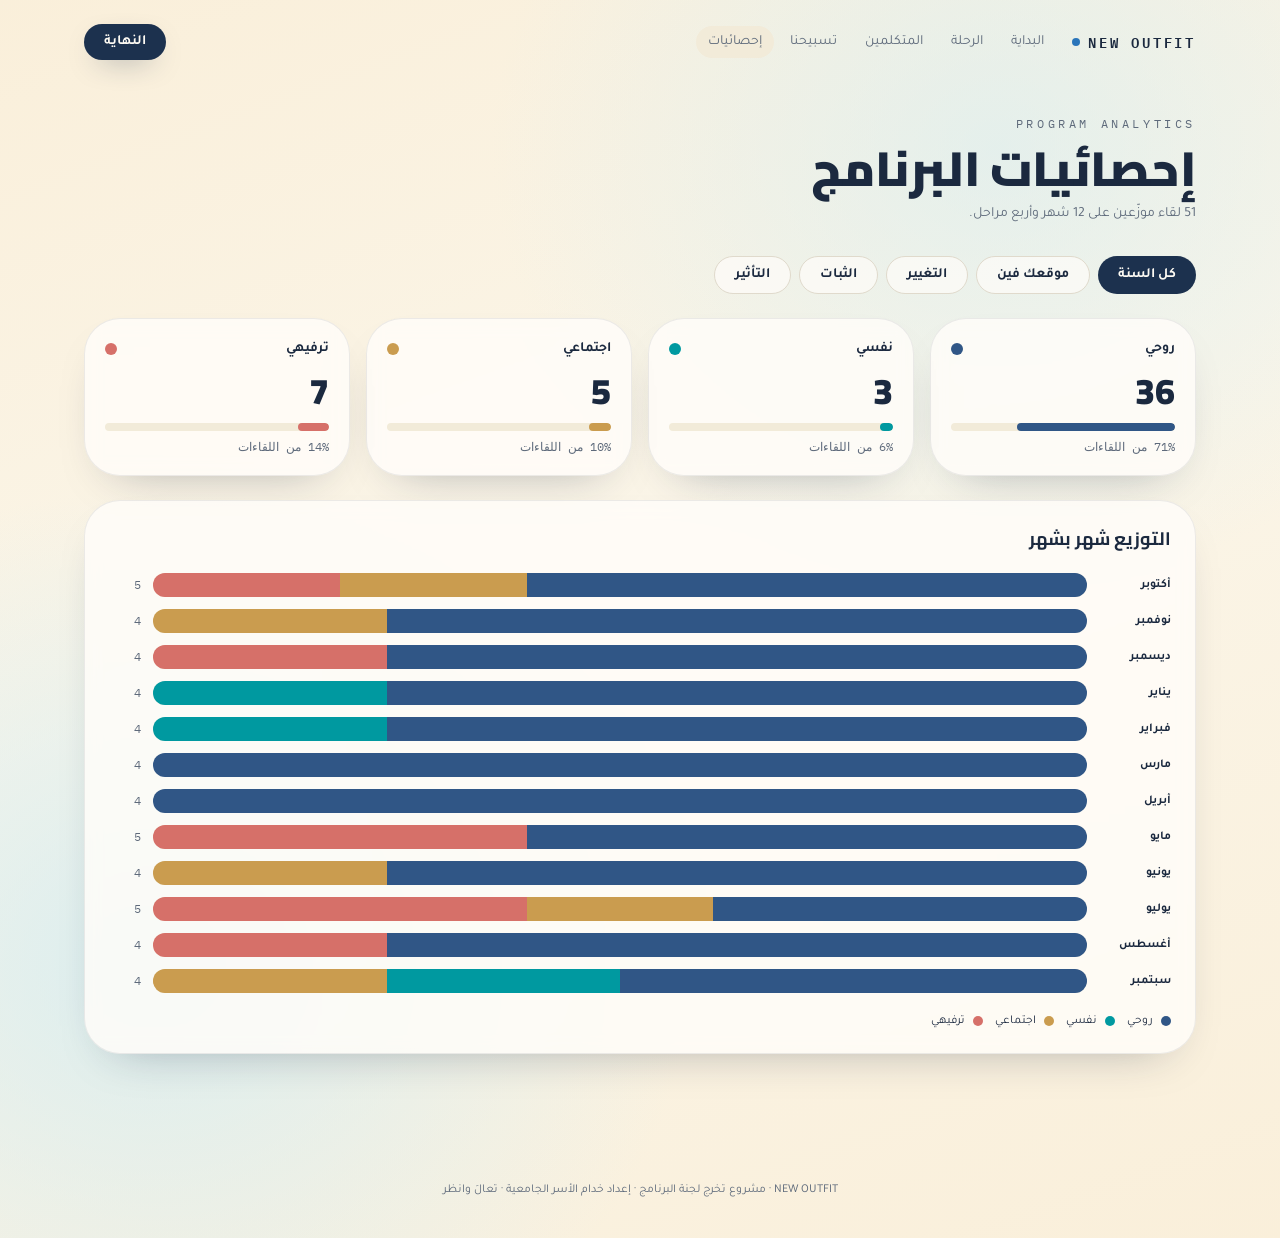
<file: stats.html>
<!DOCTYPE html>
<html lang="ar" dir="rtl">

<head>
    <meta charSet="utf-8" />
    <meta name="viewport" content="width=device-width, initial-scale=1" />
    <link rel="stylesheet" href="./assets/styles-w-T95Ss4.css" data-precedence="default" />
    <link rel="stylesheet"
        href="https://fonts.googleapis.com/css2?family=Cairo:wght@400;600;700;900&amp;family=Tajawal:wght@300;400;500;700;800&amp;family=IBM+Plex+Mono:wght@400;500&amp;display=swap"
        data-precedence="default" />
    <title>إحصائيات البرنامج — NEW OUTFIT</title>
    <meta property="og:type" content="website" />
    <meta name="twitter:card" content="summary_large_image" />
    <meta name="description" content="توزيع اللقاءات على أربع تصنيفات: روحي، نفسي، اجتماعي، ترفيهي." />
    <meta property="og:title" content="إحصائيات البرنامج" />
    <meta property="og:description" content="تحليل تفاعلي لتوزيع لقاءات 2026 حسب النوع والمرحلة والشهر." />
    <link rel="modulepreload" href="./assets/index.js" />
    <link rel="modulepreload" href="./assets/stats.js" />
    <link rel="modulepreload" href="./assets/categorize.js" />
    <link rel="icon" href="./favicon.ico" type="image/x-icon" />
    <link rel="preconnect" href="https://fonts.googleapis.com" />
    <link rel="preconnect" href="https://fonts.gstatic.com" crossorigin="anonymous" />
    <style>
        @font-face {
            font-family: 'CameraPlainVariable';
            src: url('https://cdn.gpteng.co/mcp-widgets/v1/fonts/CameraPlainVariable.woff2') format('woff2');
            font-weight: 100 900;
            font-style: normal;
            font-display: swap;
        }

        #lovable-badge {
            --badge-bg: #1b1b1b;
            --badge-text: #c5c1b9;
            --badge-text-hover: #dcdad5;
            --badge-radius: 6px;
            --badge-padding: 8px;
            --badge-gap: 6px;
            --badge-shadow:
                0 0 0 1px rgba(0, 0, 0, 0.88),
                0 1px 0 0 rgba(0, 0, 0, 0.04),
                0 2px 2px -1px rgba(0, 0, 0, 0.08),
                0 4px 4px -2px rgba(0, 0, 0, 0.08),
                0 8px 8px -4px rgba(0, 0, 0, 0.08),
                0 16px 16px -8px rgba(0, 0, 0, 0.08);
            --badge-transition-duration: 0.2s;
            --badge-transition-easing: cubic-bezier(0.16, 1, 0.32, 1);
            --focus-color: #575ECF;
            --focus-offset: 2px;
            --focus-width: 2px;

            position: fixed;
            bottom: 12px;
            right: 12px;
            height: 24px;
            display: flex;
            align-items: center;
            z-index: 1000000;
            background-color: var(--badge-bg) !important;
            color: var(--badge-text) !important;
            border-radius: var(--badge-radius);
            box-shadow: var(--badge-shadow) !important;
            font-size: 12px;
            font-family: CameraPlainVariable, "CameraPlainVariable Fallback", -apple-system, BlinkMacSystemFont, 'Segoe UI', Roboto, sans-serif;
            font-weight: 400 !important;
            text-transform: none !important;
            font-feature-settings: normal !important;
            transform: translateZ(0);
            will-change: transform, opacity;
        }

        #lovable-badge-cta {
            display: flex;
            align-items: center;
            gap: var(--badge-gap);
            padding: 0 var(--badge-padding);
            height: 100%;
            color: inherit;
            text-decoration: none;
            white-space: nowrap;
            border-radius: var(--badge-radius) 0 0 var(--badge-radius);
            transition:
                background-color var(--badge-transition-duration) ease,
                color var(--badge-transition-duration) ease,
                transform 0.1s ease;
        }

        #lovable-badge-cta:hover {
            background: rgba(255, 255, 255, 0.04);
            color: var(--badge-text-hover);
        }

        #lovable-badge-cta:active {
            transform: scale(0.98);
        }

        #lovable-badge-cta:focus {
            outline: none;
        }

        #lovable-badge-cta:focus-visible {
            outline: var(--focus-width) solid var(--focus-color);
            outline-offset: var(--focus-offset);
            z-index: 1;
        }

        #lovable-badge-text {
            line-height: 1;
        }

        #lovable-badge-divider {
            width: 1px;
            height: 24px;
            background-color: rgba(255, 255, 255, 0.04);
            flex-shrink: 0;
        }

        #lovable-badge-close {
            width: 24px;
            height: 24px;
            min-width: 24px;
            min-height: 24px;
            cursor: pointer;
            background: none;
            border: none;
            padding: 0;
            display: flex;
            align-items: center;
            justify-content: center;
            border-radius: 0 var(--badge-radius) var(--badge-radius) 0;
            flex-shrink: 0;
            transition:
                background-color var(--badge-transition-duration) ease,
                transform 0.1s ease;
        }

        #lovable-badge-close:hover {
            background: rgba(255, 255, 255, 0.04);
        }

        #lovable-badge-close:active {
            transform: scale(0.92);
        }

        #lovable-badge-close:focus {
            outline: none;
        }

        #lovable-badge-close:focus-visible {
            outline: var(--focus-width) solid var(--focus-color);
            outline-offset: calc(var(--focus-offset) * -1);
            z-index: 1;
        }

        #lovable-badge-close svg path {
            fill: var(--badge-text);
            transition: fill var(--badge-transition-duration) ease;
        }

        #lovable-badge-close:hover svg path {
            fill: var(--badge-text-hover);
        }

        @media (prefers-reduced-motion: reduce) {

            #lovable-badge-cta,
            #lovable-badge-close,
            #lovable-badge-close svg path {
                transition: none;
            }

            #lovable-badge-cta:active,
            #lovable-badge-close:active {
                transform: none;
            }
        }

        @media (prefers-contrast: high) {
            #lovable-badge {
                --badge-bg: #000;
                --badge-text: #fff;
                --badge-text-hover: #fff;
                border: 2px solid currentColor;
            }

            #lovable-badge-cta:focus-visible,
            #lovable-badge-close:focus-visible {
                outline-width: 3px;
            }
        }
    </style>
    <script defer src="./assets/flock.js" data-proxy-url="/~api/analytics"></script>
    <meta name="twitter:title" content="إحصائيات البرنامج">
    <meta name="twitter:description" content="تحليل تفاعلي لتوزيع لقاءات 2026 حسب النوع والمرحلة والشهر.">
    <meta property="og:image"
        content="https://pub-bb2e103a32db4e198524a2e9ed8f35b4.r2.dev/4ad0e468d255405532f317f4bdde27c0/id-preview-2746832a--507cbc8b-d3be-495e-a3ea-c76c1bf7ec19.lovable.app-1789054392761.png">
    <meta name="twitter:image"
        content="https://pub-bb2e103a32db4e198524a2e9ed8f35b4.r2.dev/4ad0e468d255405532f317f4bdde27c0/id-preview-2746832a--507cbc8b-d3be-495e-a3ea-c76c1bf7ec19.lovable.app-1789054392761.png">
</head>

<body>
    <div class="page-canvas">
        <div class="relative z-10">
            <header class="mx-auto grid max-w-6xl grid-cols-[minmax(0,1fr)_auto] items-center gap-3 px-5 py-6">
                <div class="flex min-w-0 items-center gap-4"><a href="./index.html"
                        class="flex shrink-0 items-center gap-2"><span
                            class="font-mono text-sm font-semibold tracking-[0.2em] text-foreground">NEW
                            OUTFIT</span><span
                            class="h-2 w-2 shrink-0 rounded-full bg-[oklch(0.55_0.13_250)]"></span></a>
                    <nav class="hidden items-center gap-1 sm:flex"><a href="./index.html"
                            class="rounded-full px-3 py-1.5 text-sm text-muted-foreground transition hover:bg-secondary hover:text-foreground">البداية</a><a
                            href="./journey.html"
                            class="rounded-full px-3 py-1.5 text-sm text-muted-foreground transition hover:bg-secondary hover:text-foreground">الرحلة</a><a
                            href="./speakers.html"
                            class="rounded-full px-3 py-1.5 text-sm text-muted-foreground transition hover:bg-secondary hover:text-foreground">المتكلمين</a><a
                            href="./hymns.html"
                            class="rounded-full px-3 py-1.5 text-sm text-muted-foreground transition hover:bg-secondary hover:text-foreground">تسبيحنا</a><a
                            class="rounded-full px-3 py-1.5 text-sm text-muted-foreground transition hover:bg-secondary hover:text-foreground bg-secondary text-foreground"
                            href="./stats.html" data-status="active" aria-current="page">إحصائيات</a></nav>
                </div><a href="./new-identity.html"
                    class="shrink-0 rounded-full bg-primary px-5 py-2 text-sm font-semibold text-primary-foreground shadow-[0_10px_30px_-15px_oklch(0.31_0.06_258)] transition hover:opacity-90">النهاية</a>
            </header><!--$-->
            <main class="mx-auto max-w-6xl px-5 pb-16">
                <nav class="mx-auto flex max-w-6xl flex-wrap justify-center gap-2 px-5 pb-2 sm:hidden"><a
                        href="journey.html"
                        class="rounded-full border border-border bg-card/70 px-4 py-1.5 text-xs font-medium">الرحلة</a><a
                        href="speakers.html"
                        class="rounded-full border border-border bg-card/70 px-4 py-1.5 text-xs font-medium">المتكلمين</a><a
                        href="./hymns.html"
                        class="rounded-full border border-border bg-card/70 px-4 py-1.5 text-xs font-medium">تسبيحنا</a><a
                        class="rounded-full border border-border bg-card/70 px-4 py-1.5 text-xs font-medium bg-primary text-primary-foreground border-transparent"
                        href="./stats.html" data-status="active" aria-current="page">إحصائيات</a></nav>
                <header class="py-8">
                    <p class="font-mono text-xs tracking-[0.3em] text-muted-foreground">PROGRAM ANALYTICS</p>
                    <h1 class="font-display mt-3 text-3xl font-black sm:text-5xl">إحصائيات البرنامج</h1>
                    <p class="mt-3 text-sm text-muted-foreground">51<!-- --> لقاء موزّعين على 12 شهر وأربع مراحل.</p>
                </header>
                <div class="flex flex-wrap gap-2"><button
                        class="rounded-full px-5 py-2 text-sm font-semibold transition bg-primary text-primary-foreground">كل
                        السنة</button><button
                        class="rounded-full px-5 py-2 text-sm font-semibold transition border border-border bg-card/70">موقعك
                        فين</button><button
                        class="rounded-full px-5 py-2 text-sm font-semibold transition border border-border bg-card/70">التغيير</button><button
                        class="rounded-full px-5 py-2 text-sm font-semibold transition border border-border bg-card/70">الثبات</button><button
                        class="rounded-full px-5 py-2 text-sm font-semibold transition border border-border bg-card/70">التأثير</button>
                </div>
                <section class="mt-6 grid gap-4 sm:grid-cols-2 lg:grid-cols-4">
                    <div class="surface rounded-3xl p-5">
                        <div class="flex items-center justify-between"><span class="text-sm font-bold">روحي</span><span
                                class="h-3 w-3 rounded-full" style="background-color:oklch(0.45 0.09 255)"></span></div>
                        <p class="font-display mt-3 text-4xl font-black">21</p>
                        <div class="mt-3 h-2 overflow-hidden rounded-full bg-secondary">
                            <div class="h-full rounded-full transition-all duration-700"
                                style="width:41.17647058823529%;background-color:oklch(0.45 0.09 255)"></div>
                        </div>
                        <p class="mt-2 font-mono text-xs text-muted-foreground">41<!-- -->% من اللقاءات</p>
                    </div>
                    <div class="surface rounded-3xl p-5">
                        <div class="flex items-center justify-between"><span class="text-sm font-bold">نفسي</span><span
                                class="h-3 w-3 rounded-full" style="background-color:oklch(0.62 0.11 200)"></span></div>
                        <p class="font-display mt-3 text-4xl font-black">13</p>
                        <div class="mt-3 h-2 overflow-hidden rounded-full bg-secondary">
                            <div class="h-full rounded-full transition-all duration-700"
                                style="width:25.49019607843137%;background-color:oklch(0.62 0.11 200)"></div>
                        </div>
                        <p class="mt-2 font-mono text-xs text-muted-foreground">25<!-- -->% من اللقاءات</p>
                    </div>
                    <div class="surface rounded-3xl p-5">
                        <div class="flex items-center justify-between"><span
                                class="text-sm font-bold">اجتماعي</span><span class="h-3 w-3 rounded-full"
                                style="background-color:oklch(0.72 0.11 78)"></span></div>
                        <p class="font-display mt-3 text-4xl font-black">10</p>
                        <div class="mt-3 h-2 overflow-hidden rounded-full bg-secondary">
                            <div class="h-full rounded-full transition-all duration-700"
                                style="width:19.607843137254903%;background-color:oklch(0.72 0.11 78)"></div>
                        </div>
                        <p class="mt-2 font-mono text-xs text-muted-foreground">20<!-- -->% من اللقاءات</p>
                    </div>
                    <div class="surface rounded-3xl p-5">
                        <div class="flex items-center justify-between"><span
                                class="text-sm font-bold">ترفيهي</span><span class="h-3 w-3 rounded-full"
                                style="background-color:oklch(0.66 0.13 25)"></span></div>
                        <p class="font-display mt-3 text-4xl font-black">7</p>
                        <div class="mt-3 h-2 overflow-hidden rounded-full bg-secondary">
                            <div class="h-full rounded-full transition-all duration-700"
                                style="width:13.725490196078432%;background-color:oklch(0.66 0.13 25)"></div>
                        </div>
                        <p class="mt-2 font-mono text-xs text-muted-foreground">14<!-- -->% من اللقاءات</p>
                    </div>
                </section>
                <section class="surface mt-6 rounded-3xl p-5 sm:p-6">
                    <h2 class="font-display text-lg font-bold">التوزيع شهر بشهر</h2>
                    <div class="mt-5 space-y-3">
                        <div class="grid grid-cols-[4.5rem_minmax(0,1fr)_2rem] items-center gap-3"><span
                                class="truncate text-xs font-semibold">أكتوبر</span>
                            <div class="flex h-6 overflow-hidden rounded-full bg-secondary">
                                <div title="روحي: 2" class="transition-all duration-700"
                                    style="width:40%;background-color:oklch(0.45 0.09 255)"></div>
                                <div title="نفسي: 2" class="transition-all duration-700"
                                    style="width:40%;background-color:oklch(0.62 0.11 200)"></div>
                                <div title="اجتماعي: 1" class="transition-all duration-700"
                                    style="width:20%;background-color:oklch(0.72 0.11 78)"></div>
                            </div><span class="font-mono text-xs text-muted-foreground">5</span>
                        </div>
                        <div class="grid grid-cols-[4.5rem_minmax(0,1fr)_2rem] items-center gap-3"><span
                                class="truncate text-xs font-semibold">نوفمبر</span>
                            <div class="flex h-6 overflow-hidden rounded-full bg-secondary">
                                <div title="روحي: 2" class="transition-all duration-700"
                                    style="width:50%;background-color:oklch(0.45 0.09 255)"></div>
                                <div title="اجتماعي: 2" class="transition-all duration-700"
                                    style="width:50%;background-color:oklch(0.72 0.11 78)"></div>
                            </div><span class="font-mono text-xs text-muted-foreground">4</span>
                        </div>
                        <div class="grid grid-cols-[4.5rem_minmax(0,1fr)_2rem] items-center gap-3"><span
                                class="truncate text-xs font-semibold">ديسمبر</span>
                            <div class="flex h-6 overflow-hidden rounded-full bg-secondary">
                                <div title="روحي: 3" class="transition-all duration-700"
                                    style="width:75%;background-color:oklch(0.45 0.09 255)"></div>
                                <div title="ترفيهي: 1" class="transition-all duration-700"
                                    style="width:25%;background-color:oklch(0.66 0.13 25)"></div>
                            </div><span class="font-mono text-xs text-muted-foreground">4</span>
                        </div>
                        <div class="grid grid-cols-[4.5rem_minmax(0,1fr)_2rem] items-center gap-3"><span
                                class="truncate text-xs font-semibold">يناير</span>
                            <div class="flex h-6 overflow-hidden rounded-full bg-secondary">
                                <div title="روحي: 2" class="transition-all duration-700"
                                    style="width:50%;background-color:oklch(0.45 0.09 255)"></div>
                                <div title="نفسي: 2" class="transition-all duration-700"
                                    style="width:50%;background-color:oklch(0.62 0.11 200)"></div>
                            </div><span class="font-mono text-xs text-muted-foreground">4</span>
                        </div>
                        <div class="grid grid-cols-[4.5rem_minmax(0,1fr)_2rem] items-center gap-3"><span
                                class="truncate text-xs font-semibold">فبراير</span>
                            <div class="flex h-6 overflow-hidden rounded-full bg-secondary">
                                <div title="روحي: 1" class="transition-all duration-700"
                                    style="width:25%;background-color:oklch(0.45 0.09 255)"></div>
                                <div title="نفسي: 1" class="transition-all duration-700"
                                    style="width:25%;background-color:oklch(0.62 0.11 200)"></div>
                                <div title="اجتماعي: 2" class="transition-all duration-700"
                                    style="width:50%;background-color:oklch(0.72 0.11 78)"></div>
                            </div><span class="font-mono text-xs text-muted-foreground">4</span>
                        </div>
                        <div class="grid grid-cols-[4.5rem_minmax(0,1fr)_2rem] items-center gap-3"><span
                                class="truncate text-xs font-semibold">مارس</span>
                            <div class="flex h-6 overflow-hidden rounded-full bg-secondary">
                                <div title="روحي: 1" class="transition-all duration-700"
                                    style="width:25%;background-color:oklch(0.45 0.09 255)"></div>
                                <div title="نفسي: 3" class="transition-all duration-700"
                                    style="width:75%;background-color:oklch(0.62 0.11 200)"></div>
                            </div><span class="font-mono text-xs text-muted-foreground">4</span>
                        </div>
                        <div class="grid grid-cols-[4.5rem_minmax(0,1fr)_2rem] items-center gap-3"><span
                                class="truncate text-xs font-semibold">أبريل</span>
                            <div class="flex h-6 overflow-hidden rounded-full bg-secondary">
                                <div title="روحي: 1" class="transition-all duration-700"
                                    style="width:25%;background-color:oklch(0.45 0.09 255)"></div>
                                <div title="نفسي: 3" class="transition-all duration-700"
                                    style="width:75%;background-color:oklch(0.62 0.11 200)"></div>
                            </div><span class="font-mono text-xs text-muted-foreground">4</span>
                        </div>
                        <div class="grid grid-cols-[4.5rem_minmax(0,1fr)_2rem] items-center gap-3"><span
                                class="truncate text-xs font-semibold">مايو</span>
                            <div class="flex h-6 overflow-hidden rounded-full bg-secondary">
                                <div title="روحي: 2" class="transition-all duration-700"
                                    style="width:40%;background-color:oklch(0.45 0.09 255)"></div>
                                <div title="نفسي: 1" class="transition-all duration-700"
                                    style="width:20%;background-color:oklch(0.62 0.11 200)"></div>
                                <div title="ترفيهي: 2" class="transition-all duration-700"
                                    style="width:40%;background-color:oklch(0.66 0.13 25)"></div>
                            </div><span class="font-mono text-xs text-muted-foreground">5</span>
                        </div>
                        <div class="grid grid-cols-[4.5rem_minmax(0,1fr)_2rem] items-center gap-3"><span
                                class="truncate text-xs font-semibold">يونيو</span>
                            <div class="flex h-6 overflow-hidden rounded-full bg-secondary">
                                <div title="روحي: 3" class="transition-all duration-700"
                                    style="width:75%;background-color:oklch(0.45 0.09 255)"></div>
                                <div title="اجتماعي: 1" class="transition-all duration-700"
                                    style="width:25%;background-color:oklch(0.72 0.11 78)"></div>
                            </div><span class="font-mono text-xs text-muted-foreground">4</span>
                        </div>
                        <div class="grid grid-cols-[4.5rem_minmax(0,1fr)_2rem] items-center gap-3"><span
                                class="truncate text-xs font-semibold">يوليو</span>
                            <div class="flex h-6 overflow-hidden rounded-full bg-secondary">
                                <div title="روحي: 2" class="transition-all duration-700"
                                    style="width:40%;background-color:oklch(0.45 0.09 255)"></div>
                                <div title="اجتماعي: 1" class="transition-all duration-700"
                                    style="width:20%;background-color:oklch(0.72 0.11 78)"></div>
                                <div title="ترفيهي: 2" class="transition-all duration-700"
                                    style="width:40%;background-color:oklch(0.66 0.13 25)"></div>
                            </div><span class="font-mono text-xs text-muted-foreground">5</span>
                        </div>
                        <div class="grid grid-cols-[4.5rem_minmax(0,1fr)_2rem] items-center gap-3"><span
                                class="truncate text-xs font-semibold">أغسطس</span>
                            <div class="flex h-6 overflow-hidden rounded-full bg-secondary">
                                <div title="روحي: 2" class="transition-all duration-700"
                                    style="width:50%;background-color:oklch(0.45 0.09 255)"></div>
                                <div title="اجتماعي: 1" class="transition-all duration-700"
                                    style="width:25%;background-color:oklch(0.72 0.11 78)"></div>
                                <div title="ترفيهي: 1" class="transition-all duration-700"
                                    style="width:25%;background-color:oklch(0.66 0.13 25)"></div>
                            </div><span class="font-mono text-xs text-muted-foreground">4</span>
                        </div>
                        <div class="grid grid-cols-[4.5rem_minmax(0,1fr)_2rem] items-center gap-3"><span
                                class="truncate text-xs font-semibold">سبتمبر</span>
                            <div class="flex h-6 overflow-hidden rounded-full bg-secondary">
                                <div title="نفسي: 1" class="transition-all duration-700"
                                    style="width:25%;background-color:oklch(0.62 0.11 200)"></div>
                                <div title="اجتماعي: 2" class="transition-all duration-700"
                                    style="width:50%;background-color:oklch(0.72 0.11 78)"></div>
                                <div title="ترفيهي: 1" class="transition-all duration-700"
                                    style="width:25%;background-color:oklch(0.66 0.13 25)"></div>
                            </div><span class="font-mono text-xs text-muted-foreground">4</span>
                        </div>
                    </div>
                    <div class="mt-5 flex flex-wrap gap-3"><span class="flex items-center gap-2 text-xs"><span
                                class="h-2.5 w-2.5 rounded-full"
                                style="background-color:oklch(0.45 0.09 255)"></span>روحي</span><span
                            class="flex items-center gap-2 text-xs"><span class="h-2.5 w-2.5 rounded-full"
                                style="background-color:oklch(0.62 0.11 200)"></span>نفسي</span><span
                            class="flex items-center gap-2 text-xs"><span class="h-2.5 w-2.5 rounded-full"
                                style="background-color:oklch(0.72 0.11 78)"></span>اجتماعي</span><span
                            class="flex items-center gap-2 text-xs"><span class="h-2.5 w-2.5 rounded-full"
                                style="background-color:oklch(0.66 0.13 25)"></span>ترفيهي</span></div>
                </section>
            </main>
            <script>(function (a, f) { let l; try { l = JSON.parse(sessionStorage.getItem(a) || "{}") } catch { return } const n = l?.[f || history.state?.__TSR_key]; let c = !1; for (const t in n) { const e = n[t], o = e?.scrollX, s = e?.scrollY; if (Number.isFinite(o) && Number.isFinite(s)) { if (t === "window") scrollTo(o, s), c = !0; else if (t) try { const r = document.querySelector(t); r && (r.scrollLeft = o, r.scrollTop = s) } catch { } } } if (c) return; const i = location.hash.slice(1); if (i) { const t = history.state?.__hashScrollIntoViewOptions ?? !0; if (t) { const e = document.getElementById(i); e && e.scrollIntoView(t) } return } scrollTo(0, 0) })("tsr-scroll-restoration-v1_3"); document.currentScript.remove()</script>
            <!--/$-->
            <footer class="mx-auto max-w-6xl px-5 pb-10 pt-16 text-center text-xs text-muted-foreground">NEW OUTFIT ·
                مشروع تخرج لجنة البرنامج · إعداد خدام الأسر الجامعية · تعالَ وانظر</footer>
        </div>
    </div>
    <script class="$tsr"
        id="$tsr-stream-barrier">(self.$R = self.$R || {})["tsr"] = []; self.$_TSR = { h() { this.hydrated = !0, this.c() }, e() { this.streamEnded = !0, this.c() }, c() { this.hydrated && this.streamEnded && (delete self.$_TSR, delete self.$R.tsr) }, p(e) { this.initialized ? e() : this.buffer.push(e) }, buffer: [] }; $_TSR.router = ($R => $R[0] = { manifest: $R[1] = { routes: $R[2] = { __root__: $R[3] = { preloads: $R[4] = ["./assets/index.js"], scripts: $R[5] = [$R[6] = { attrs: $R[7] = { type: "module", async: !0, src: "./assets/index.js" } }] }, "/stats": $R[8] = { preloads: $R[9] = ["./assets/stats.js", "./assets/categorize.js"] } } }, matches: $R[10] = [$R[11] = { i: "__root__", u: 1789074511758, s: "success", ssr: !0 }, $R[12] = { i: "statsstats", u: 1789074511758, s: "success", ssr: !0 }], lastMatchId: "statsstats" })($R["tsr"]); $_TSR.e(); document.currentScript.remove()</script>
    <script src="./assets/app-data.js"></script>
    <script src="./assets/fix-stats.js"></script>
    <script>
        // Don't show the lovable-badge if the page is in an iframe or if it's being rendered by puppeteer (screenshot service)
        if (window.self !== window.top || navigator.userAgent.includes('puppeteer')) {
            var badge = document.getElementById('lovable-badge');
            if (badge) {
                badge.style.display = 'none';
            }
        }

        // Add click event listener to close button with animation
        var closeButton = document.getElementById('lovable-badge-close');
        if (closeButton) {
            closeButton.addEventListener('click', function (event) {
                event.preventDefault();
                event.stopPropagation();
                var badge = document.getElementById('lovable-badge');
                if (badge) {
                    badge.classList.add('closing');
                    setTimeout(function () {
                        if (badge) {
                            badge.style.display = 'none';
                        }
                    }, 240);
                }
            });
        }
    </script>
</body>

</html>
</file>
